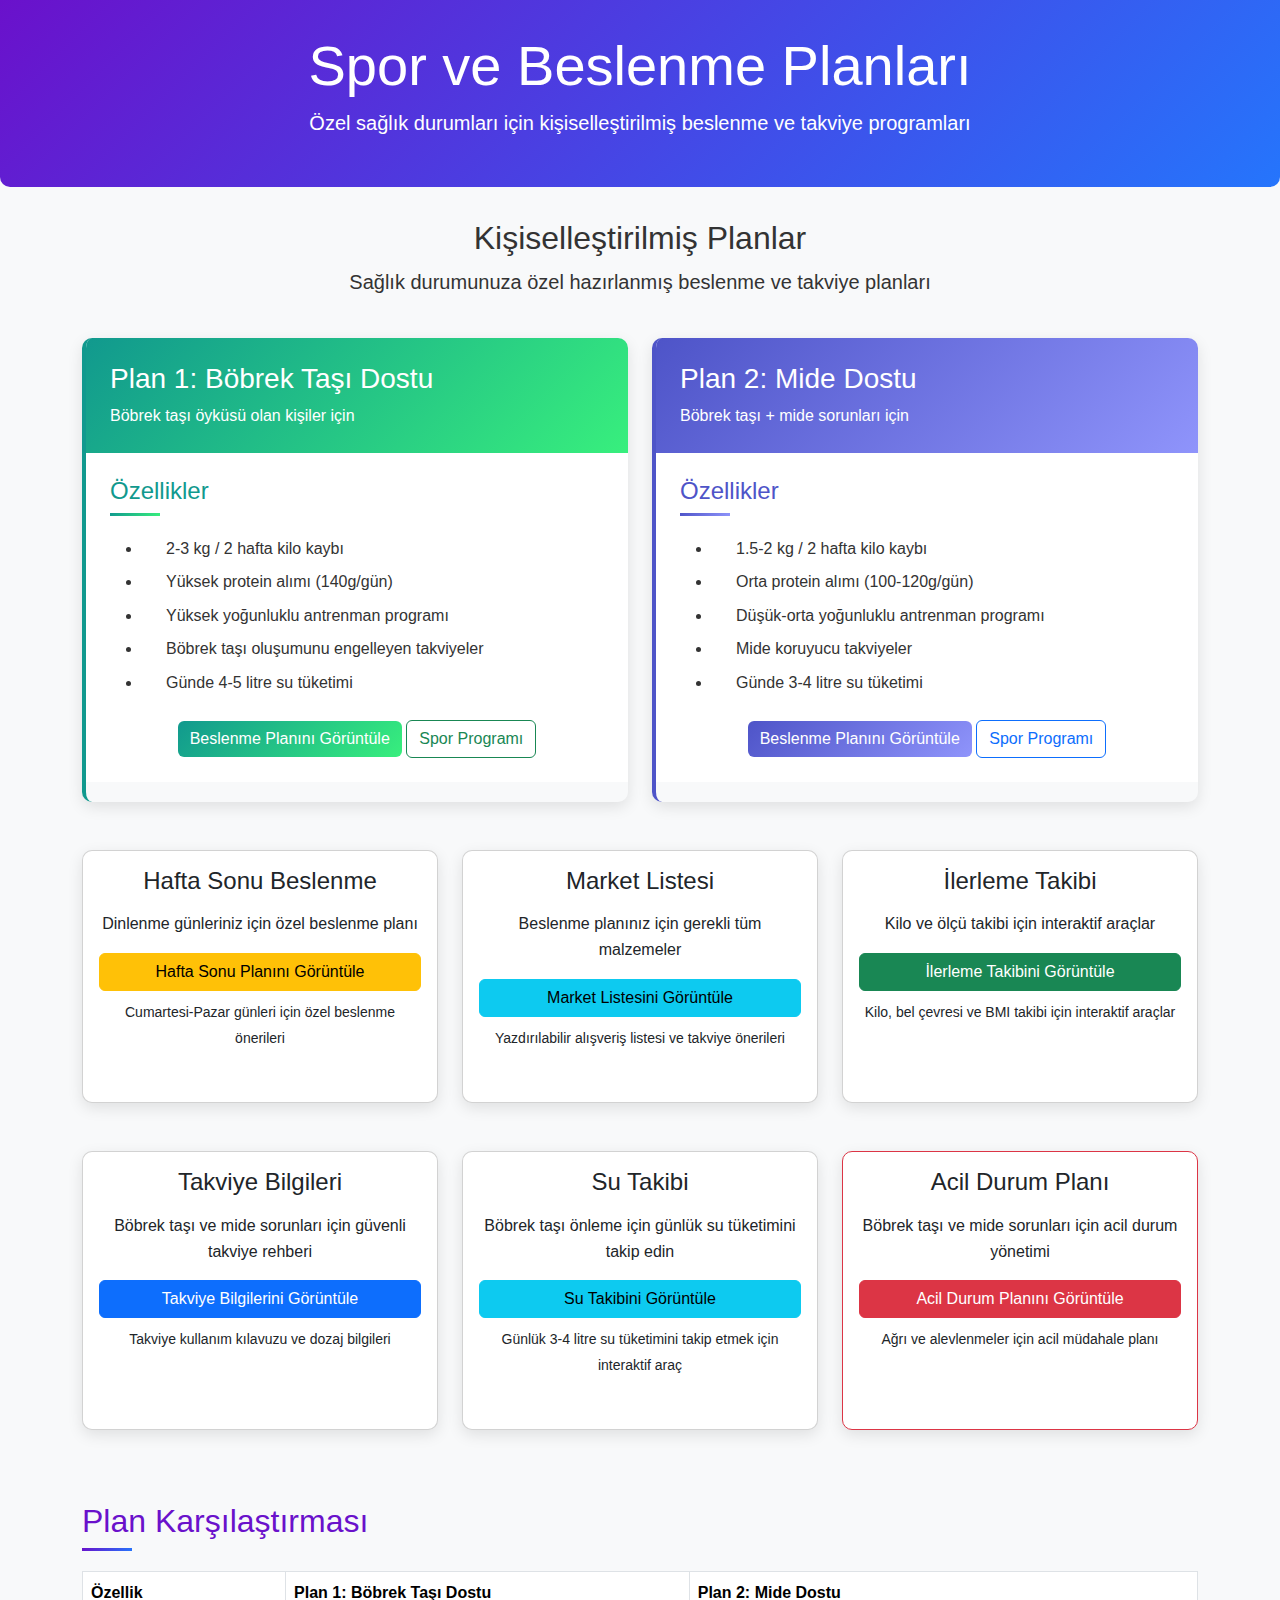
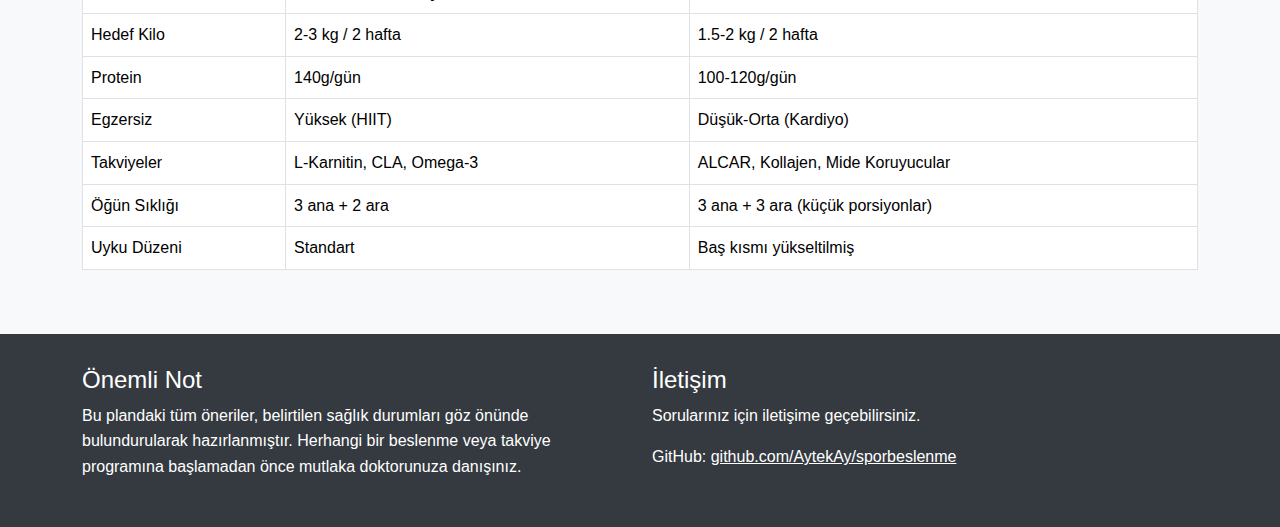
<file: index.html>
<!DOCTYPE html>
<html lang="tr">
<head>
    <meta charset="UTF-8">
    <meta name="viewport" content="width=device-width, initial-scale=1.0, maximum-scale=1.0, user-scalable=no">
    <meta http-equiv="X-UA-Compatible" content="IE=edge">
    <title>Spor ve Beslenme Planları</title>
    <link href="https://cdn.jsdelivr.net/npm/bootstrap@5.3.0-alpha1/dist/css/bootstrap.min.css" rel="stylesheet">
    <link rel="stylesheet" href="css/style.css">
    <style>
        /* Sadece index.html'e özel stiller */
        .plan-card {
            border-radius: 10px;
            overflow: hidden;
            box-shadow: 0 5px 15px rgba(0,0,0,0.1);
            transition: transform 0.3s ease;
            height: 100%;
            margin-bottom: 20px;
        }
        .plan-card:hover {
            transform: translateY(-5px);
        }
        .plan-header {
            padding: 1.5rem;
            color: white;
        }
        .plan-1 .plan-header {
            background: linear-gradient(135deg, #11998e 0%, #38ef7d 100%);
        }
        .plan-2 .plan-header {
            background: linear-gradient(135deg, #4e54c8 0%, #8f94fb 100%);
        }
        .plan-body {
            padding: 1.5rem;
            background-color: white;
        }
        .feature-list li {
            margin-bottom: 0.5rem;
            position: relative;
            padding-left: 1.5rem;
        }
        
        /* Mobil cihazlar için ek optimizasyonlar */
        @media (max-width: 768px) {
            .plan-card {
                margin-bottom: 15px;
            }
            .plan-header {
                padding: 1rem;
            }
            .plan-header h3 {
                font-size: 1.3rem;
            }
            .plan-body {
                padding: 1rem;
            }
            .feature-list li {
                font-size: 0.9rem;
            }
            .btn-lg {
                padding: 0.5rem 1rem;
                font-size: 1rem;
            }
        }
    </style>
</head>
<body>
    <div class="header text-center">
        <div class="container">
            <h1 class="display-4">Spor ve Beslenme Planları</h1>
            <p class="lead">Özel sağlık durumları için kişiselleştirilmiş beslenme ve takviye programları</p>
        </div>
    </div>

    <div class="container mb-5">
        <div class="row mb-4">
            <div class="col-md-12 text-center">
                <h2>Kişiselleştirilmiş Planlar</h2>
                <p class="lead">Sağlık durumunuza özel hazırlanmış beslenme ve takviye planları</p>
            </div>
        </div>

        <div class="row">
            <div class="col-md-6 mb-4">
                <div class="plan-card plan-1">
                    <div class="plan-header">
                        <h3>Plan 1: Böbrek Taşı Dostu</h3>
                        <p class="mb-0">Böbrek taşı öyküsü olan kişiler için</p>
                    </div>
                    <div class="plan-body">
                        <h4 class="section-title">Özellikler</h4>
                        <ul class="feature-list">
                            <li>2-3 kg / 2 hafta kilo kaybı</li>
                            <li>Yüksek protein alımı (140g/gün)</li>
                            <li>Yüksek yoğunluklu antrenman programı</li>
                            <li>Böbrek taşı oluşumunu engelleyen takviyeler</li>
                            <li>Günde 4-5 litre su tüketimi</li>
                        </ul>
                        <div class="d-grid gap-2 d-md-block text-center mt-4">
                            <a href="plan1.html" class="btn btn-custom-1 mb-2 mb-md-0">Beslenme Planını Görüntüle</a>
                            <a href="plan1spor.html" class="btn btn-outline-success">Spor Programı</a>
                        </div>
                    </div>
                </div>
            </div>

            <div class="col-md-6 mb-4">
                <div class="plan-card plan-2">
                    <div class="plan-header">
                        <h3>Plan 2: Mide Dostu</h3>
                        <p class="mb-0">Böbrek taşı + mide sorunları için</p>
                    </div>
                    <div class="plan-body">
                        <h4 class="section-title">Özellikler</h4>
                        <ul class="feature-list">
                            <li>1.5-2 kg / 2 hafta kilo kaybı</li>
                            <li>Orta protein alımı (100-120g/gün)</li>
                            <li>Düşük-orta yoğunluklu antrenman programı</li>
                            <li>Mide koruyucu takviyeler</li>
                            <li>Günde 3-4 litre su tüketimi</li>
                        </ul>
                        <div class="d-grid gap-2 d-md-block text-center mt-4">
                            <a href="plan2.html" class="btn btn-custom-2 mb-2 mb-md-0">Beslenme Planını Görüntüle</a>
                            <a href="plan2spor.html" class="btn btn-outline-primary">Spor Programı</a>
                        </div>
                    </div>
                </div>
            </div>
        </div>

        <div class="row mt-4 mb-4">
            <div class="col-md-4 mb-4">
                <div class="card h-100">
                    <div class="card-body text-center">
                        <h2 class="h4 mb-3">Hafta Sonu Beslenme</h2>
                        <p>Dinlenme günleriniz için özel beslenme planı</p>
                        <div class="d-grid">
                            <a href="haftasonu.html" class="btn btn-warning">Hafta Sonu Planını Görüntüle</a>
                        </div>
                        <p class="mt-2"><small>Cumartesi-Pazar günleri için özel beslenme önerileri</small></p>
                    </div>
                </div>
            </div>
            
            <div class="col-md-4 mb-4">
                <div class="card h-100">
                    <div class="card-body text-center">
                        <h2 class="h4 mb-3">Market Listesi</h2>
                        <p>Beslenme planınız için gerekli tüm malzemeler</p>
                        <div class="d-grid">
                            <a href="market_listesi.html" class="btn btn-info">Market Listesini Görüntüle</a>
                        </div>
                        <p class="mt-2"><small>Yazdırılabilir alışveriş listesi ve takviye önerileri</small></p>
                    </div>
                </div>
            </div>
            
            <div class="col-md-4 mb-4">
                <div class="card h-100">
                    <div class="card-body text-center">
                        <h2 class="h4 mb-3">İlerleme Takibi</h2>
                        <p>Kilo ve ölçü takibi için interaktif araçlar</p>
                        <div class="d-grid">
                            <a href="ilerleme_takibi.html" class="btn btn-success">İlerleme Takibini Görüntüle</a>
                        </div>
                        <p class="mt-2"><small>Kilo, bel çevresi ve BMI takibi için interaktif araçlar</small></p>
                    </div>
                </div>
            </div>
        </div>

        <div class="row mt-4 mb-4">
            <div class="col-md-4 mb-4">
                <div class="card h-100">
                    <div class="card-body text-center">
                        <h2 class="h4 mb-3">Takviye Bilgileri</h2>
                        <p>Böbrek taşı ve mide sorunları için güvenli takviye rehberi</p>
                        <div class="d-grid">
                            <a href="takviye_bilgileri.html" class="btn btn-primary">Takviye Bilgilerini Görüntüle</a>
                        </div>
                        <p class="mt-2"><small>Takviye kullanım kılavuzu ve dozaj bilgileri</small></p>
                    </div>
                </div>
            </div>
            
            <div class="col-md-4 mb-4">
                <div class="card h-100">
                    <div class="card-body text-center">
                        <h2 class="h4 mb-3">Su Takibi</h2>
                        <p>Böbrek taşı önleme için günlük su tüketimini takip edin</p>
                        <div class="d-grid">
                            <a href="su_takibi.html" class="btn btn-info">Su Takibini Görüntüle</a>
                        </div>
                        <p class="mt-2"><small>Günlük 3-4 litre su tüketimini takip etmek için interaktif araç</small></p>
                    </div>
                </div>
            </div>

            <div class="col-md-4 mb-4">
                <div class="card h-100 border-danger">
                    <div class="card-body text-center">
                        <h2 class="h4 mb-3">Acil Durum Planı</h2>
                        <p>Böbrek taşı ve mide sorunları için acil durum yönetimi</p>
                        <div class="d-grid">
                            <a href="acil_durum_plani.html" class="btn btn-danger">Acil Durum Planını Görüntüle</a>
                        </div>
                        <p class="mt-2"><small>Ağrı ve alevlenmeler için acil müdahale planı</small></p>
                    </div>
                </div>
            </div>
        </div>

        <div class="row mt-5">
            <div class="col-md-12">
                <h2 class="section-title">Plan Karşılaştırması</h2>
                <div class="table-responsive">
                    <table class="table table-bordered comparison-table">
                        <thead>
                            <tr>
                                <th>Özellik</th>
                                <th>Plan 1: Böbrek Taşı Dostu</th>
                                <th>Plan 2: Mide Dostu</th>
                            </tr>
                        </thead>
                        <tbody>
                            <tr>
                                <td>Hedef Kilo</td>
                                <td>2-3 kg / 2 hafta</td>
                                <td>1.5-2 kg / 2 hafta</td>
                            </tr>
                            <tr>
                                <td>Protein</td>
                                <td>140g/gün</td>
                                <td>100-120g/gün</td>
                            </tr>
                            <tr>
                                <td>Egzersiz</td>
                                <td>Yüksek (HIIT)</td>
                                <td>Düşük-Orta (Kardiyo)</td>
                            </tr>
                            <tr>
                                <td>Takviyeler</td>
                                <td>L-Karnitin, CLA, Omega-3</td>
                                <td>ALCAR, Kollajen, Mide Koruyucular</td>
                            </tr>
                            <tr>
                                <td>Öğün Sıklığı</td>
                                <td>3 ana + 2 ara</td>
                                <td>3 ana + 3 ara (küçük porsiyonlar)</td>
                            </tr>
                            <tr>
                                <td>Uyku Düzeni</td>
                                <td>Standart</td>
                                <td>Baş kısmı yükseltilmiş</td>
                            </tr>
                        </tbody>
                    </table>
                </div>
            </div>
        </div>
    </div>

    <footer>
        <div class="container">
            <div class="row">
                <div class="col-md-6">
                    <h4>Önemli Not</h4>
                    <p>Bu plandaki tüm öneriler, belirtilen sağlık durumları göz önünde bulundurularak hazırlanmıştır. Herhangi bir beslenme veya takviye programına başlamadan önce mutlaka doktorunuza danışınız.</p>
                </div>
                <div class="col-md-6">
                    <h4>İletişim</h4>
                    <p>Sorularınız için iletişime geçebilirsiniz.</p>
                    <p>GitHub: <a href="https://github.com/AytekAy/sporbeslenme" class="text-white">github.com/AytekAy/sporbeslenme</a></p>
                </div>
            </div>
        </div>
    </footer>

    <script src="https://cdn.jsdelivr.net/npm/bootstrap@5.3.0-alpha1/dist/js/bootstrap.bundle.min.js"></script>
<script>
    // Sayfa yükleme performansını artırmak için
    document.addEventListener('DOMContentLoaded', function() {
        // Mobil cihazlarda performansı artırmak için
        if (window.innerWidth < 768) {
            // Büyük resimleri lazy load ile yükleme
            const images = document.querySelectorAll('img');
            images.forEach(img => {
                if (!img.hasAttribute('loading')) {
                    img.setAttribute('loading', 'lazy');
                }
            });
        }
    });
</script>
</body>
</html>
</file>
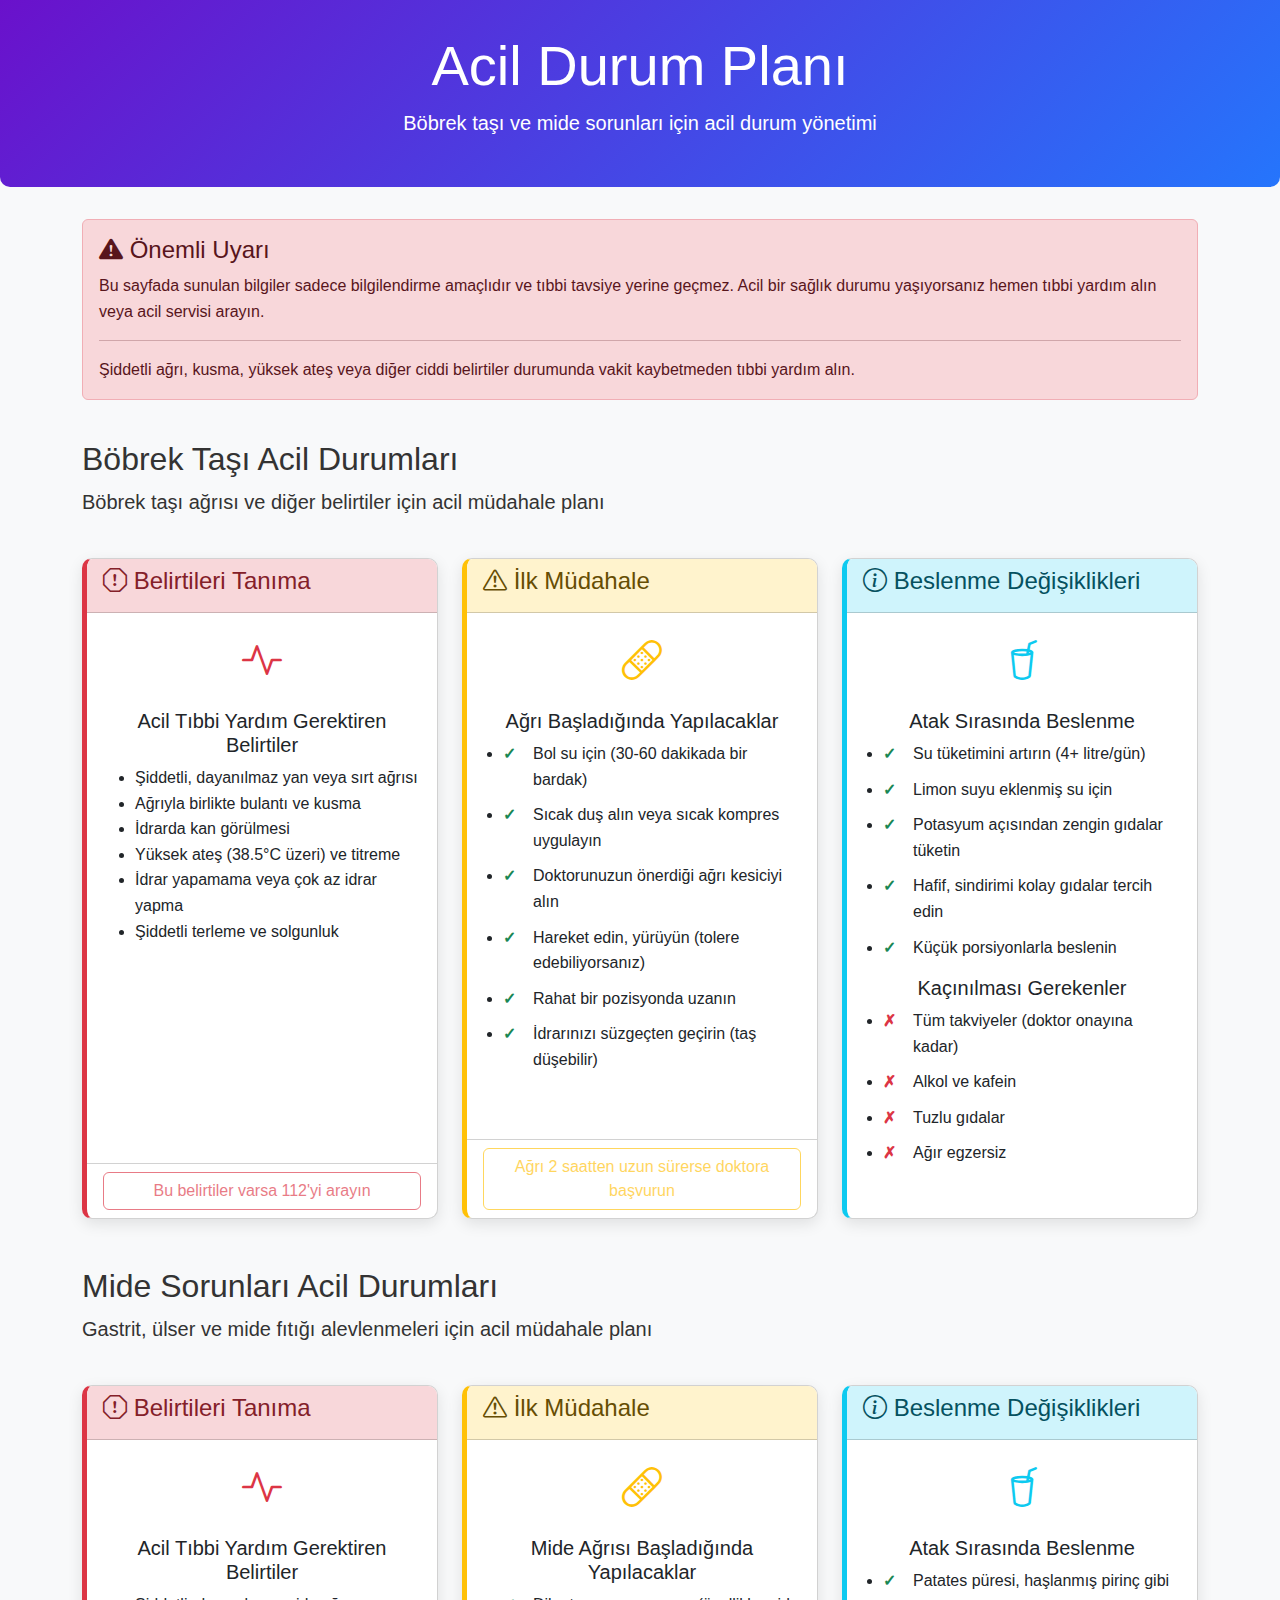
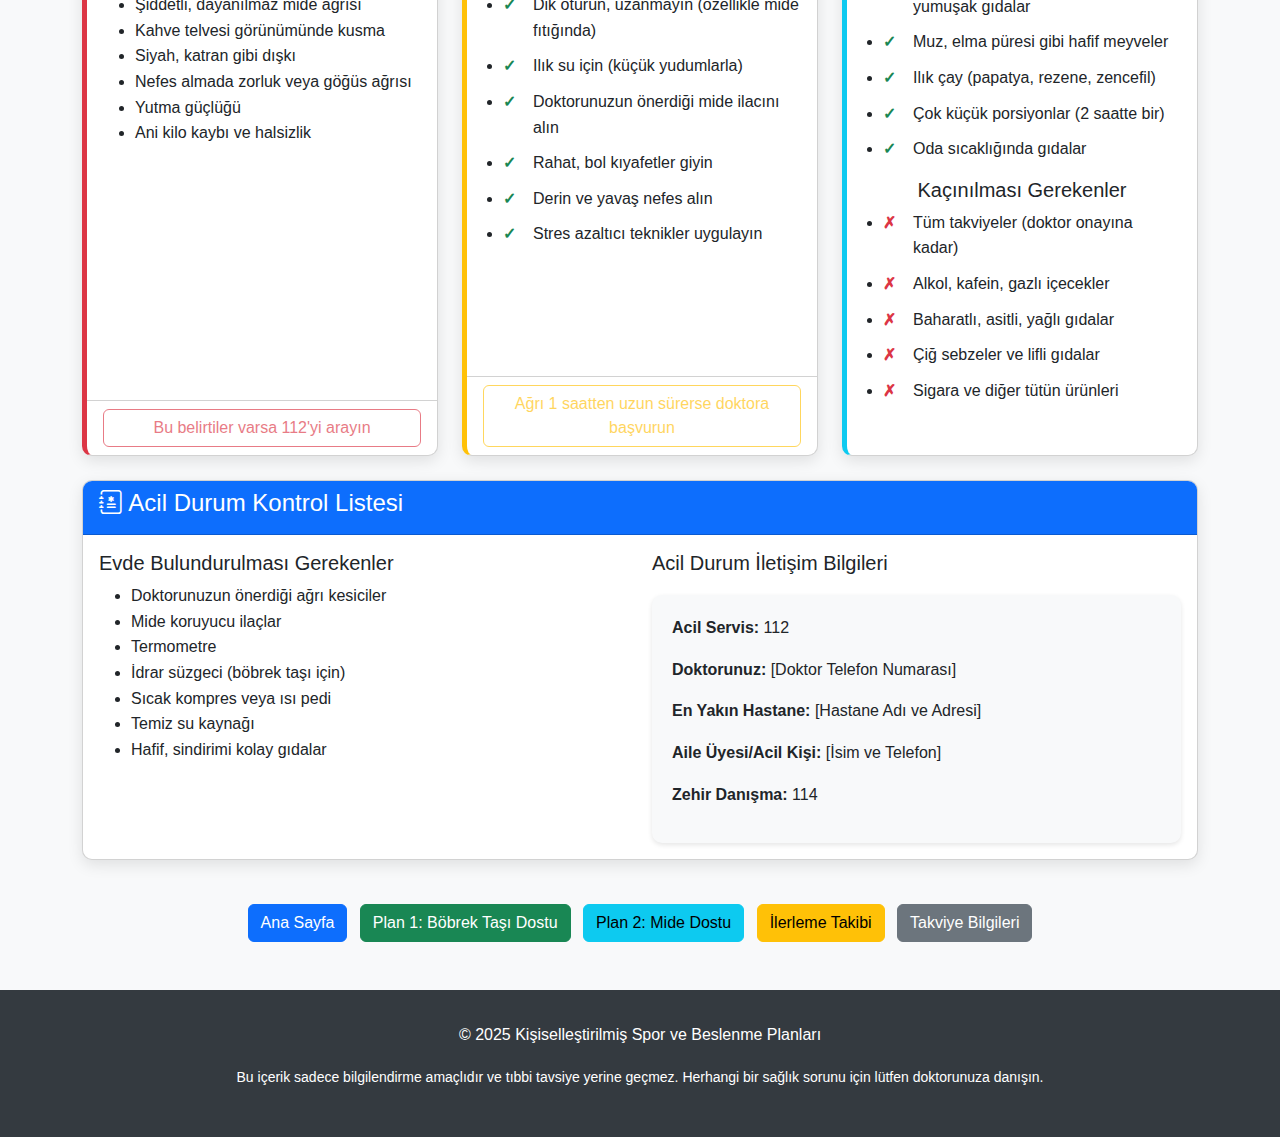
<file: acil_durum_plani.html>
<!DOCTYPE html>
<html lang="tr">
<head>
    <meta charset="UTF-8">
    <meta name="viewport" content="width=device-width, initial-scale=1.0">
    <title>Acil Durum Planı - Spor ve Beslenme Planları</title>
    <link href="https://cdn.jsdelivr.net/npm/bootstrap@5.3.0-alpha1/dist/css/bootstrap.min.css" rel="stylesheet">
    <link rel="stylesheet" href="https://cdn.jsdelivr.net/npm/bootstrap-icons@1.8.1/font/bootstrap-icons.css">
    <style>
        body {
            font-family: 'Segoe UI', Tahoma, Geneva, Verdana, sans-serif;
            line-height: 1.6;
            color: #333;
            background-color: #f8f9fa;
        }
        .header {
            background: linear-gradient(135deg, #6a11cb 0%, #2575fc 100%);
            color: white;
            padding: 2rem 0;
            margin-bottom: 2rem;
            border-radius: 0 0 10px 10px;
        }
        .card {
            border-radius: 10px;
            overflow: hidden;
            box-shadow: 0 5px 15px rgba(0,0,0,0.1);
            margin-bottom: 20px;
        }
        .emergency-card {
            border-left: 5px solid #dc3545;
        }
        .warning-card {
            border-left: 5px solid #ffc107;
        }
        .info-card {
            border-left: 5px solid #0dcaf0;
        }
        .card-header {
            font-weight: bold;
        }
        .emergency-header {
            background-color: #f8d7da;
            color: #842029;
        }
        .warning-header {
            background-color: #fff3cd;
            color: #664d03;
        }
        .info-header {
            background-color: #cff4fc;
            color: #055160;
        }
        .emergency-icon {
            font-size: 2.5rem;
            color: #dc3545;
            margin-bottom: 1rem;
        }
        .warning-icon {
            font-size: 2.5rem;
            color: #ffc107;
            margin-bottom: 1rem;
        }
        .info-icon {
            font-size: 2.5rem;
            color: #0dcaf0;
            margin-bottom: 1rem;
        }
        .action-list {
            padding-left: 20px;
        }
        .action-list li {
            margin-bottom: 10px;
            position: relative;
            padding-left: 30px;
        }
        .action-list li:before {
            content: "✓";
            position: absolute;
            left: 0;
            color: #198754;
            font-weight: bold;
        }
        .avoid-list {
            padding-left: 20px;
        }
        .avoid-list li {
            margin-bottom: 10px;
            position: relative;
            padding-left: 30px;
        }
        .avoid-list li:before {
            content: "✗";
            position: absolute;
            left: 0;
            color: #dc3545;
            font-weight: bold;
        }
        footer {
            background-color: #343a40;
            color: white;
            padding: 2rem 0;
            margin-top: 3rem;
        }
        .contact-card {
            background-color: #f8f9fa;
            border-radius: 10px;
            padding: 20px;
            margin-top: 20px;
            box-shadow: 0 2px 5px rgba(0,0,0,0.1);
        }
    </style>
</head>
<body>
    <div class="header text-center">
        <div class="container">
            <h1 class="display-4">Acil Durum Planı</h1>
            <p class="lead">Böbrek taşı ve mide sorunları için acil durum yönetimi</p>
        </div>
    </div>

    <div class="container mb-5">
        <div class="row mb-4">
            <div class="col-md-12">
                <div class="alert alert-danger">
                    <h4 class="alert-heading"><i class="bi bi-exclamation-triangle-fill"></i> Önemli Uyarı</h4>
                    <p>Bu sayfada sunulan bilgiler sadece bilgilendirme amaçlıdır ve tıbbi tavsiye yerine geçmez. Acil bir sağlık durumu yaşıyorsanız hemen tıbbi yardım alın veya acil servisi arayın.</p>
                    <hr>
                    <p class="mb-0">Şiddetli ağrı, kusma, yüksek ateş veya diğer ciddi belirtiler durumunda vakit kaybetmeden tıbbi yardım alın.</p>
                </div>
            </div>
        </div>

        <div class="row mb-4">
            <div class="col-md-12">
                <h2 class="section-title">Böbrek Taşı Acil Durumları</h2>
                <p class="lead">Böbrek taşı ağrısı ve diğer belirtiler için acil müdahale planı</p>
            </div>
        </div>

        <div class="row">
            <div class="col-md-4 mb-4">
                <div class="card h-100 emergency-card">
                    <div class="card-header emergency-header">
                        <h4><i class="bi bi-exclamation-octagon"></i> Belirtileri Tanıma</h4>
                    </div>
                    <div class="card-body text-center">
                        <div class="emergency-icon">
                            <i class="bi bi-activity"></i>
                        </div>
                        <h5>Acil Tıbbi Yardım Gerektiren Belirtiler</h5>
                        <ul class="text-start">
                            <li>Şiddetli, dayanılmaz yan veya sırt ağrısı</li>
                            <li>Ağrıyla birlikte bulantı ve kusma</li>
                            <li>İdrarda kan görülmesi</li>
                            <li>Yüksek ateş (38.5°C üzeri) ve titreme</li>
                            <li>İdrar yapamama veya çok az idrar yapma</li>
                            <li>Şiddetli terleme ve solgunluk</li>
                        </ul>
                    </div>
                    <div class="card-footer bg-transparent">
                        <div class="d-grid">
                            <button class="btn btn-outline-danger" type="button" disabled>Bu belirtiler varsa 112'yi arayın</button>
                        </div>
                    </div>
                </div>
            </div>

            <div class="col-md-4 mb-4">
                <div class="card h-100 warning-card">
                    <div class="card-header warning-header">
                        <h4><i class="bi bi-exclamation-triangle"></i> İlk Müdahale</h4>
                    </div>
                    <div class="card-body text-center">
                        <div class="warning-icon">
                            <i class="bi bi-bandaid"></i>
                        </div>
                        <h5>Ağrı Başladığında Yapılacaklar</h5>
                        <ul class="action-list text-start">
                            <li>Bol su için (30-60 dakikada bir bardak)</li>
                            <li>Sıcak duş alın veya sıcak kompres uygulayın</li>
                            <li>Doktorunuzun önerdiği ağrı kesiciyi alın</li>
                            <li>Hareket edin, yürüyün (tolere edebiliyorsanız)</li>
                            <li>Rahat bir pozisyonda uzanın</li>
                            <li>İdrarınızı süzgeçten geçirin (taş düşebilir)</li>
                        </ul>
                    </div>
                    <div class="card-footer bg-transparent">
                        <div class="d-grid">
                            <button class="btn btn-outline-warning" type="button" disabled>Ağrı 2 saatten uzun sürerse doktora başvurun</button>
                        </div>
                    </div>
                </div>
            </div>

            <div class="col-md-4 mb-4">
                <div class="card h-100 info-card">
                    <div class="card-header info-header">
                        <h4><i class="bi bi-info-circle"></i> Beslenme Değişiklikleri</h4>
                    </div>
                    <div class="card-body text-center">
                        <div class="info-icon">
                            <i class="bi bi-cup-straw"></i>
                        </div>
                        <h5>Atak Sırasında Beslenme</h5>
                        <ul class="action-list text-start">
                            <li>Su tüketimini artırın (4+ litre/gün)</li>
                            <li>Limon suyu eklenmiş su için</li>
                            <li>Potasyum açısından zengin gıdalar tüketin</li>
                            <li>Hafif, sindirimi kolay gıdalar tercih edin</li>
                            <li>Küçük porsiyonlarla beslenin</li>
                        </ul>
                        <h5 class="mt-3">Kaçınılması Gerekenler</h5>
                        <ul class="avoid-list text-start">
                            <li>Tüm takviyeler (doktor onayına kadar)</li>
                            <li>Alkol ve kafein</li>
                            <li>Tuzlu gıdalar</li>
                            <li>Ağır egzersiz</li>
                        </ul>
                    </div>
                </div>
            </div>
        </div>

        <div class="row mb-4 mt-4">
            <div class="col-md-12">
                <h2 class="section-title">Mide Sorunları Acil Durumları</h2>
                <p class="lead">Gastrit, ülser ve mide fıtığı alevlenmeleri için acil müdahale planı</p>
            </div>
        </div>

        <div class="row">
            <div class="col-md-4 mb-4">
                <div class="card h-100 emergency-card">
                    <div class="card-header emergency-header">
                        <h4><i class="bi bi-exclamation-octagon"></i> Belirtileri Tanıma</h4>
                    </div>
                    <div class="card-body text-center">
                        <div class="emergency-icon">
                            <i class="bi bi-activity"></i>
                        </div>
                        <h5>Acil Tıbbi Yardım Gerektiren Belirtiler</h5>
                        <ul class="text-start">
                            <li>Şiddetli, dayanılmaz mide ağrısı</li>
                            <li>Kahve telvesi görünümünde kusma</li>
                            <li>Siyah, katran gibi dışkı</li>
                            <li>Nefes almada zorluk veya göğüs ağrısı</li>
                            <li>Yutma güçlüğü</li>
                            <li>Ani kilo kaybı ve halsizlik</li>
                        </ul>
                    </div>
                    <div class="card-footer bg-transparent">
                        <div class="d-grid">
                            <button class="btn btn-outline-danger" type="button" disabled>Bu belirtiler varsa 112'yi arayın</button>
                        </div>
                    </div>
                </div>
            </div>

            <div class="col-md-4 mb-4">
                <div class="card h-100 warning-card">
                    <div class="card-header warning-header">
                        <h4><i class="bi bi-exclamation-triangle"></i> İlk Müdahale</h4>
                    </div>
                    <div class="card-body text-center">
                        <div class="warning-icon">
                            <i class="bi bi-bandaid"></i>
                        </div>
                        <h5>Mide Ağrısı Başladığında Yapılacaklar</h5>
                        <ul class="action-list text-start">
                            <li>Dik oturun, uzanmayın (özellikle mide fıtığında)</li>
                            <li>Ilık su için (küçük yudumlarla)</li>
                            <li>Doktorunuzun önerdiği mide ilacını alın</li>
                            <li>Rahat, bol kıyafetler giyin</li>
                            <li>Derin ve yavaş nefes alın</li>
                            <li>Stres azaltıcı teknikler uygulayın</li>
                        </ul>
                    </div>
                    <div class="card-footer bg-transparent">
                        <div class="d-grid">
                            <button class="btn btn-outline-warning" type="button" disabled>Ağrı 1 saatten uzun sürerse doktora başvurun</button>
                        </div>
                    </div>
                </div>
            </div>

            <div class="col-md-4 mb-4">
                <div class="card h-100 info-card">
                    <div class="card-header info-header">
                        <h4><i class="bi bi-info-circle"></i> Beslenme Değişiklikleri</h4>
                    </div>
                    <div class="card-body text-center">
                        <div class="info-icon">
                            <i class="bi bi-cup-straw"></i>
                        </div>
                        <h5>Atak Sırasında Beslenme</h5>
                        <ul class="action-list text-start">
                            <li>Patates püresi, haşlanmış pirinç gibi yumuşak gıdalar</li>
                            <li>Muz, elma püresi gibi hafif meyveler</li>
                            <li>Ilık çay (papatya, rezene, zencefil)</li>
                            <li>Çok küçük porsiyonlar (2 saatte bir)</li>
                            <li>Oda sıcaklığında gıdalar</li>
                        </ul>
                        <h5 class="mt-3">Kaçınılması Gerekenler</h5>
                        <ul class="avoid-list text-start">
                            <li>Tüm takviyeler (doktor onayına kadar)</li>
                            <li>Alkol, kafein, gazlı içecekler</li>
                            <li>Baharatlı, asitli, yağlı gıdalar</li>
                            <li>Çiğ sebzeler ve lifli gıdalar</li>
                            <li>Sigara ve diğer tütün ürünleri</li>
                        </ul>
                    </div>
                </div>
            </div>
        </div>

        <div class="row mb-4">
            <div class="col-md-12">
                <div class="card">
                    <div class="card-header bg-primary text-white">
                        <h4><i class="bi bi-journal-medical"></i> Acil Durum Kontrol Listesi</h4>
                    </div>
                    <div class="card-body">
                        <div class="row">
                            <div class="col-md-6">
                                <h5 class="card-title">Evde Bulundurulması Gerekenler</h5>
                                <ul>
                                    <li>Doktorunuzun önerdiği ağrı kesiciler</li>
                                    <li>Mide koruyucu ilaçlar</li>
                                    <li>Termometre</li>
                                    <li>İdrar süzgeci (böbrek taşı için)</li>
                                    <li>Sıcak kompres veya ısı pedi</li>
                                    <li>Temiz su kaynağı</li>
                                    <li>Hafif, sindirimi kolay gıdalar</li>
                                </ul>
                            </div>
                            <div class="col-md-6">
                                <h5 class="card-title">Acil Durum İletişim Bilgileri</h5>
                                <div class="contact-card">
                                    <p><strong>Acil Servis:</strong> 112</p>
                                    <p><strong>Doktorunuz:</strong> [Doktor Telefon Numarası]</p>
                                    <p><strong>En Yakın Hastane:</strong> [Hastane Adı ve Adresi]</p>
                                    <p><strong>Aile Üyesi/Acil Kişi:</strong> [İsim ve Telefon]</p>
                                    <p><strong>Zehir Danışma:</strong> 114</p>
                                </div>
                            </div>
                        </div>
                    </div>
                </div>
            </div>
        </div>

        <div class="row mt-4">
            <div class="col-md-12 text-center">
                <a href="index.html" class="btn btn-primary me-2">Ana Sayfa</a>
                <a href="plan1.html" class="btn btn-success me-2">Plan 1: Böbrek Taşı Dostu</a>
                <a href="plan2.html" class="btn btn-info me-2">Plan 2: Mide Dostu</a>
                <a href="ilerleme_takibi.html" class="btn btn-warning me-2">İlerleme Takibi</a>
                <a href="takviye_bilgileri.html" class="btn btn-secondary">Takviye Bilgileri</a>
            </div>
        </div>
    </div>

    <footer class="text-center">
        <div class="container">
            <p>&copy; 2025 Kişiselleştirilmiş Spor ve Beslenme Planları</p>
            <p><small>Bu içerik sadece bilgilendirme amaçlıdır ve tıbbi tavsiye yerine geçmez. Herhangi bir sağlık sorunu için lütfen doktorunuza danışın.</small></p>
        </div>
    </footer>

    <script src="https://cdn.jsdelivr.net/npm/bootstrap@5.3.0-alpha1/dist/js/bootstrap.bundle.min.js"></script>
</body>
</html>
</file>
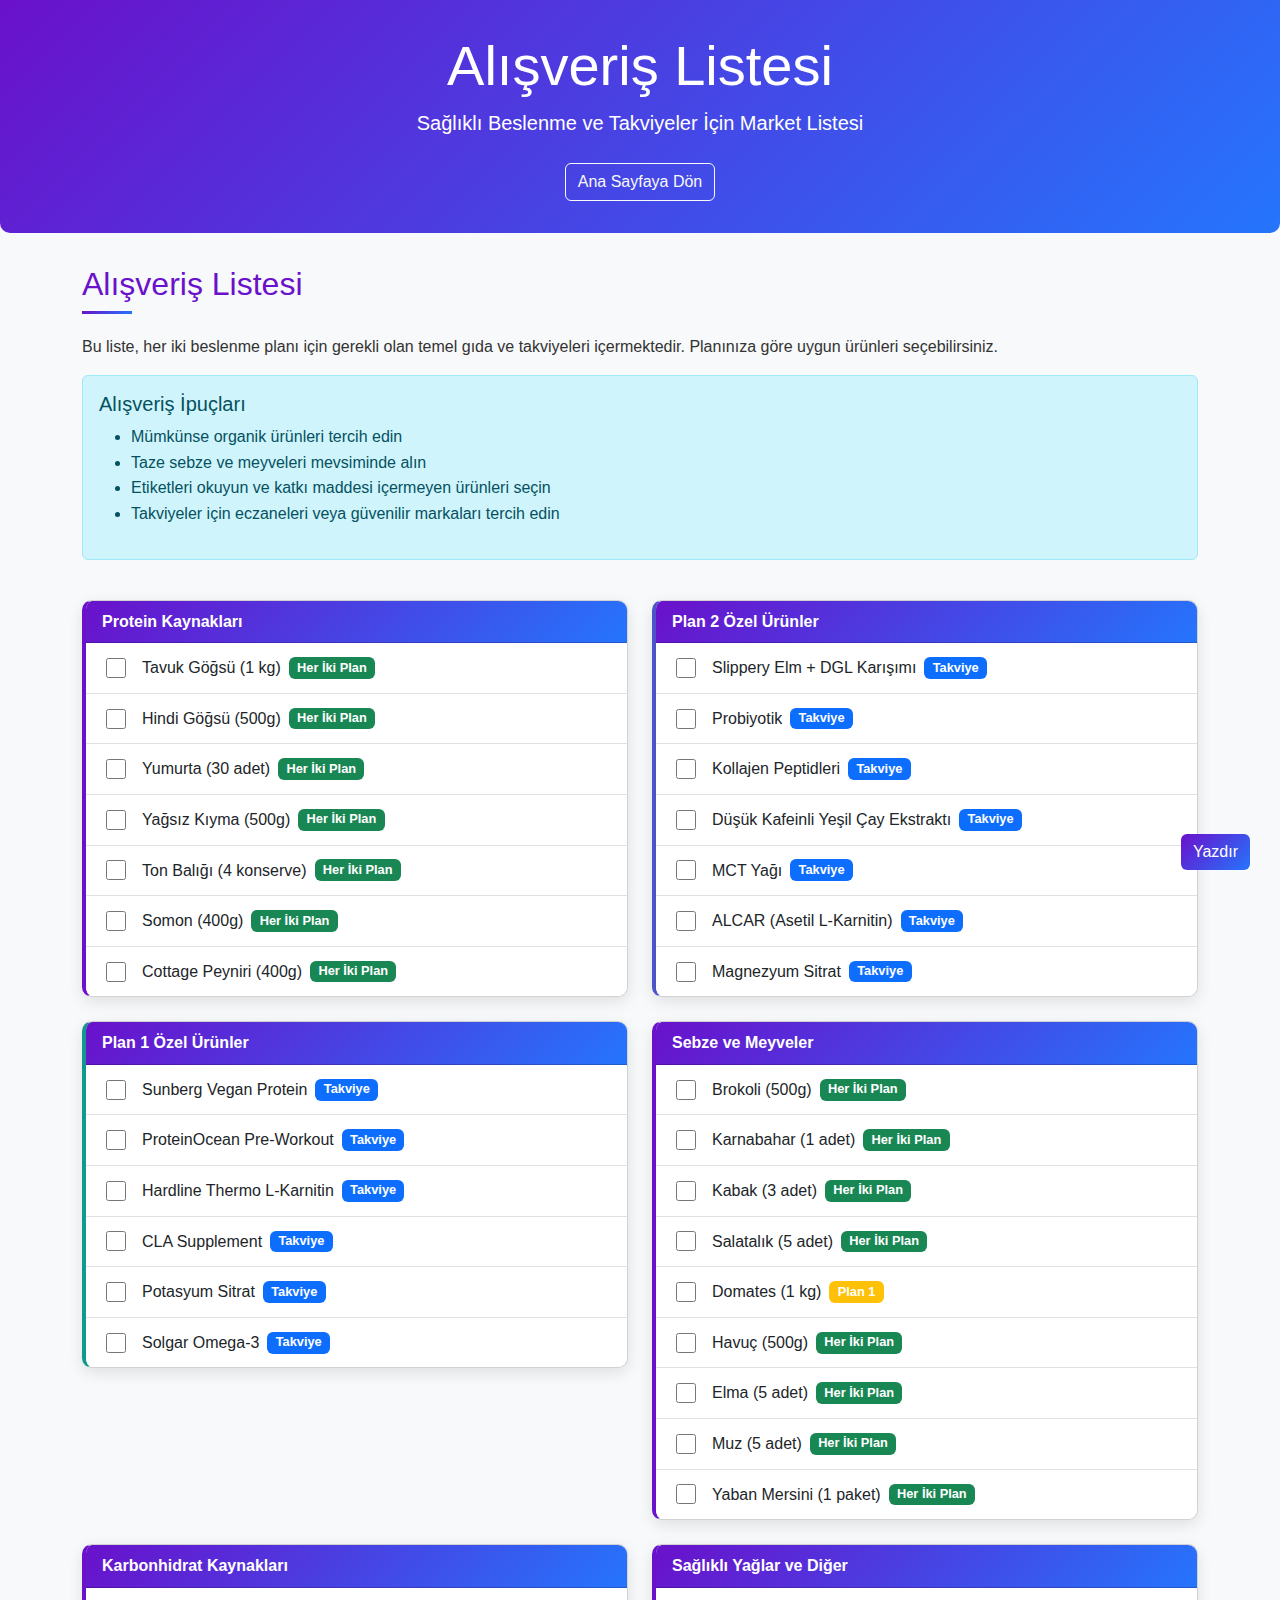
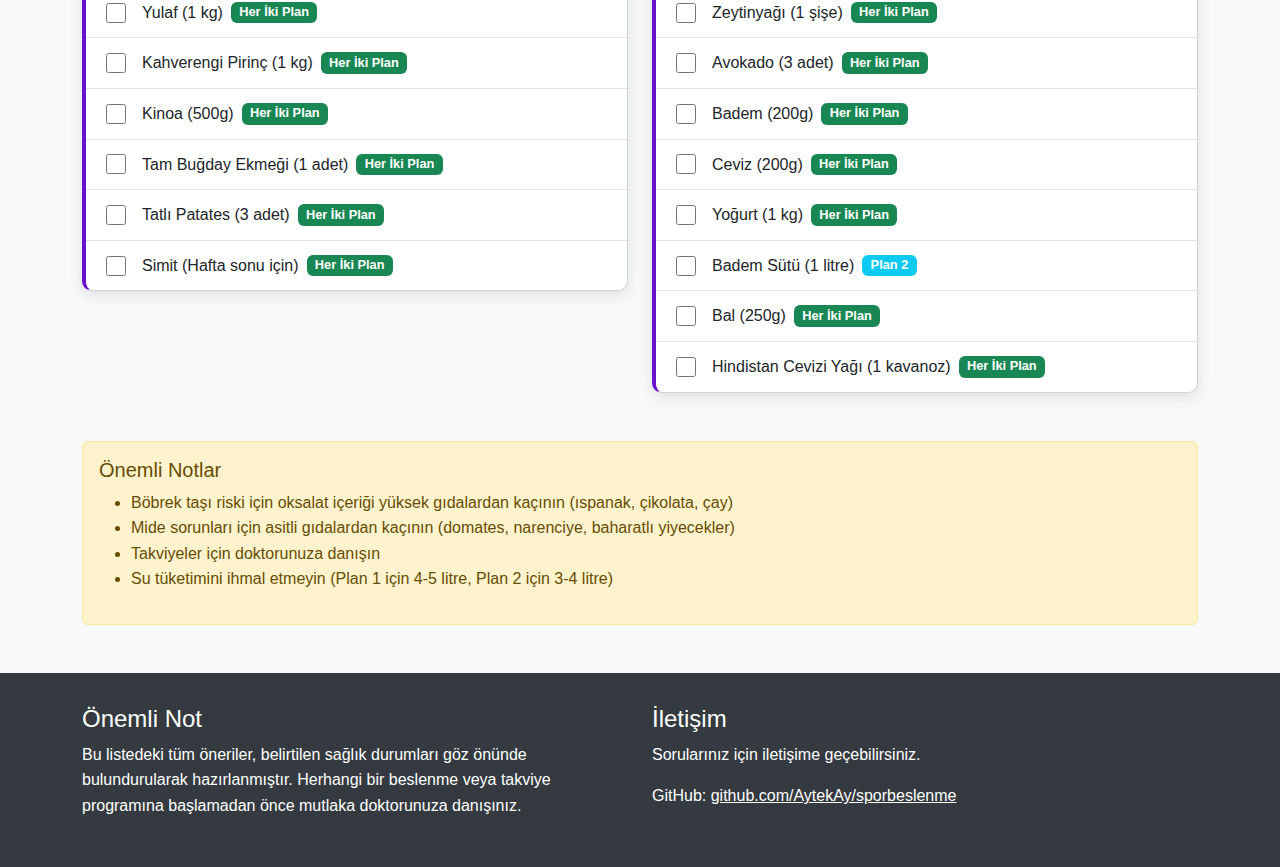
<file: market_listesi.html>
<!DOCTYPE html>
<html lang="tr">
<head>
    <meta charset="UTF-8">
    <meta name="viewport" content="width=device-width, initial-scale=1.0">
    <title>Alışveriş Listesi</title>
    <link href="https://cdn.jsdelivr.net/npm/bootstrap@5.3.0-alpha1/dist/css/bootstrap.min.css" rel="stylesheet">
    <style>
        body {
            font-family: 'Segoe UI', Tahoma, Geneva, Verdana, sans-serif;
            line-height: 1.6;
            color: #333;
            background-color: #f8f9fa;
        }
        .header {
            background: linear-gradient(135deg, #6a11cb 0%, #2575fc 100%);
            color: white;
            padding: 2rem 0;
            margin-bottom: 2rem;
            border-radius: 0 0 10px 10px;
        }
        .section-title {
            position: relative;
            padding-bottom: 10px;
            margin-bottom: 20px;
            color: #6a11cb;
        }
        .section-title:after {
            content: '';
            position: absolute;
            bottom: 0;
            left: 0;
            width: 50px;
            height: 3px;
            background: linear-gradient(135deg, #6a11cb 0%, #2575fc 100%);
        }
        .card {
            border-radius: 10px;
            overflow: hidden;
            box-shadow: 0 5px 15px rgba(0,0,0,0.1);
            margin-bottom: 20px;
        }
        .card-header {
            background: linear-gradient(135deg, #6a11cb 0%, #2575fc 100%);
            color: white;
            font-weight: bold;
        }
        .list-group-item {
            display: flex;
            align-items: center;
            padding: 0.75rem 1.25rem;
        }
        .list-group-item input[type="checkbox"] {
            margin-right: 1rem;
            width: 20px;
            height: 20px;
        }
        .plan-1 {
            border-left: 4px solid #11998e;
        }
        .plan-2 {
            border-left: 4px solid #4e54c8;
        }
        .common {
            border-left: 4px solid #6a11cb;
        }
        .btn-custom {
            background: linear-gradient(135deg, #6a11cb 0%, #2575fc 100%);
            border: none;
            color: white;
        }
        footer {
            background-color: #343a40;
            color: white;
            padding: 2rem 0;
            margin-top: 3rem;
        }
        .category-badge {
            font-size: 0.8rem;
            margin-left: 0.5rem;
        }
        .print-btn {
            position: fixed;
            bottom: 30px;
            right: 30px;
            z-index: 999;
        }
        @media print {
            .print-btn, footer {
                display: none;
            }
            .card {
                break-inside: avoid;
            }
            .header {
                background: none !important;
                color: #333;
                padding: 1rem 0;
            }
            .card-header {
                background: none !important;
                color: #333;
                border-bottom: 2px solid #6a11cb;
            }
            body {
                font-size: 12pt;
            }
        }
    </style>
</head>
<body>
    <div class="header text-center">
        <div class="container">
            <h1 class="display-4">Alışveriş Listesi</h1>
            <p class="lead">Sağlıklı Beslenme ve Takviyeler İçin Market Listesi</p>
            <a href="index.html" class="btn btn-outline-light mt-2">Ana Sayfaya Dön</a>
        </div>
    </div>

    <div class="container">
        <div class="row mb-4">
            <div class="col-md-12">
                <h2 class="section-title">Alışveriş Listesi</h2>
                <p>Bu liste, her iki beslenme planı için gerekli olan temel gıda ve takviyeleri içermektedir. Planınıza göre uygun ürünleri seçebilirsiniz.</p>
                
                <div class="alert alert-info">
                    <h5>Alışveriş İpuçları</h5>
                    <ul>
                        <li>Mümkünse organik ürünleri tercih edin</li>
                        <li>Taze sebze ve meyveleri mevsiminde alın</li>
                        <li>Etiketleri okuyun ve katkı maddesi içermeyen ürünleri seçin</li>
                        <li>Takviyeler için eczaneleri veya güvenilir markaları tercih edin</li>
                    </ul>
                </div>
            </div>
        </div>

        <div class="row">
            <div class="col-md-6">
                <div class="card common mb-4">
                    <div class="card-header">Protein Kaynakları</div>
                    <ul class="list-group list-group-flush">
                        <li class="list-group-item">
                            <input type="checkbox" id="item1">
                            <label for="item1">Tavuk Göğsü (1 kg)</label>
                            <span class="badge bg-success category-badge">Her İki Plan</span>
                        </li>
                        <li class="list-group-item">
                            <input type="checkbox" id="item2">
                            <label for="item2">Hindi Göğsü (500g)</label>
                            <span class="badge bg-success category-badge">Her İki Plan</span>
                        </li>
                        <li class="list-group-item">
                            <input type="checkbox" id="item3">
                            <label for="item3">Yumurta (30 adet)</label>
                            <span class="badge bg-success category-badge">Her İki Plan</span>
                        </li>
                        <li class="list-group-item">
                            <input type="checkbox" id="item4">
                            <label for="item4">Yağsız Kıyma (500g)</label>
                            <span class="badge bg-success category-badge">Her İki Plan</span>
                        </li>
                        <li class="list-group-item">
                            <input type="checkbox" id="item5">
                            <label for="item5">Ton Balığı (4 konserve)</label>
                            <span class="badge bg-success category-badge">Her İki Plan</span>
                        </li>
                        <li class="list-group-item">
                            <input type="checkbox" id="item6">
                            <label for="item6">Somon (400g)</label>
                            <span class="badge bg-success category-badge">Her İki Plan</span>
                        </li>
                        <li class="list-group-item">
                            <input type="checkbox" id="item7">
                            <label for="item7">Cottage Peyniri (400g)</label>
                            <span class="badge bg-success category-badge">Her İki Plan</span>
                        </li>
                    </ul>
                </div>

                <div class="card plan-1 mb-4">
                    <div class="card-header">Plan 1 Özel Ürünler</div>
                    <ul class="list-group list-group-flush">
                        <li class="list-group-item">
                            <input type="checkbox" id="plan1-1">
                            <label for="plan1-1">Sunberg Vegan Protein</label>
                            <span class="badge bg-primary category-badge">Takviye</span>
                        </li>
                        <li class="list-group-item">
                            <input type="checkbox" id="plan1-2">
                            <label for="plan1-2">ProteinOcean Pre-Workout</label>
                            <span class="badge bg-primary category-badge">Takviye</span>
                        </li>
                        <li class="list-group-item">
                            <input type="checkbox" id="plan1-3">
                            <label for="plan1-3">Hardline Thermo L-Karnitin</label>
                            <span class="badge bg-primary category-badge">Takviye</span>
                        </li>
                        <li class="list-group-item">
                            <input type="checkbox" id="plan1-4">
                            <label for="plan1-4">CLA Supplement</label>
                            <span class="badge bg-primary category-badge">Takviye</span>
                        </li>
                        <li class="list-group-item">
                            <input type="checkbox" id="plan1-5">
                            <label for="plan1-5">Potasyum Sitrat</label>
                            <span class="badge bg-primary category-badge">Takviye</span>
                        </li>
                        <li class="list-group-item">
                            <input type="checkbox" id="plan1-6">
                            <label for="plan1-6">Solgar Omega-3</label>
                            <span class="badge bg-primary category-badge">Takviye</span>
                        </li>
                    </ul>
                </div>
            </div>

            <div class="col-md-6">
                <div class="card plan-2 mb-4">
                    <div class="card-header">Plan 2 Özel Ürünler</div>
                    <ul class="list-group list-group-flush">
                        <li class="list-group-item">
                            <input type="checkbox" id="plan2-1">
                            <label for="plan2-1">Slippery Elm + DGL Karışımı</label>
                            <span class="badge bg-primary category-badge">Takviye</span>
                        </li>
                        <li class="list-group-item">
                            <input type="checkbox" id="plan2-2">
                            <label for="plan2-2">Probiyotik</label>
                            <span class="badge bg-primary category-badge">Takviye</span>
                        </li>
                        <li class="list-group-item">
                            <input type="checkbox" id="plan2-3">
                            <label for="plan2-3">Kollajen Peptidleri</label>
                            <span class="badge bg-primary category-badge">Takviye</span>
                        </li>
                        <li class="list-group-item">
                            <input type="checkbox" id="plan2-4">
                            <label for="plan2-4">Düşük Kafeinli Yeşil Çay Ekstraktı</label>
                            <span class="badge bg-primary category-badge">Takviye</span>
                        </li>
                        <li class="list-group-item">
                            <input type="checkbox" id="plan2-5">
                            <label for="plan2-5">MCT Yağı</label>
                            <span class="badge bg-primary category-badge">Takviye</span>
                        </li>
                        <li class="list-group-item">
                            <input type="checkbox" id="plan2-6">
                            <label for="plan2-6">ALCAR (Asetil L-Karnitin)</label>
                            <span class="badge bg-primary category-badge">Takviye</span>
                        </li>
                        <li class="list-group-item">
                            <input type="checkbox" id="plan2-7">
                            <label for="plan2-7">Magnezyum Sitrat</label>
                            <span class="badge bg-primary category-badge">Takviye</span>
                        </li>
                    </ul>
                </div>

                <div class="card common mb-4">
                    <div class="card-header">Sebze ve Meyveler</div>
                    <ul class="list-group list-group-flush">
                        <li class="list-group-item">
                            <input type="checkbox" id="veg1">
                            <label for="veg1">Brokoli (500g)</label>
                            <span class="badge bg-success category-badge">Her İki Plan</span>
                        </li>
                        <li class="list-group-item">
                            <input type="checkbox" id="veg2">
                            <label for="veg2">Karnabahar (1 adet)</label>
                            <span class="badge bg-success category-badge">Her İki Plan</span>
                        </li>
                        <li class="list-group-item">
                            <input type="checkbox" id="veg3">
                            <label for="veg3">Kabak (3 adet)</label>
                            <span class="badge bg-success category-badge">Her İki Plan</span>
                        </li>
                        <li class="list-group-item">
                            <input type="checkbox" id="veg4">
                            <label for="veg4">Salatalık (5 adet)</label>
                            <span class="badge bg-success category-badge">Her İki Plan</span>
                        </li>
                        <li class="list-group-item">
                            <input type="checkbox" id="veg5">
                            <label for="veg5">Domates (1 kg)</label>
                            <span class="badge bg-warning category-badge">Plan 1</span>
                        </li>
                        <li class="list-group-item">
                            <input type="checkbox" id="veg6">
                            <label for="veg6">Havuç (500g)</label>
                            <span class="badge bg-success category-badge">Her İki Plan</span>
                        </li>
                        <li class="list-group-item">
                            <input type="checkbox" id="veg7">
                            <label for="veg7">Elma (5 adet)</label>
                            <span class="badge bg-success category-badge">Her İki Plan</span>
                        </li>
                        <li class="list-group-item">
                            <input type="checkbox" id="veg8">
                            <label for="veg8">Muz (5 adet)</label>
                            <span class="badge bg-success category-badge">Her İki Plan</span>
                        </li>
                        <li class="list-group-item">
                            <input type="checkbox" id="veg9">
                            <label for="veg9">Yaban Mersini (1 paket)</label>
                            <span class="badge bg-success category-badge">Her İki Plan</span>
                        </li>
                    </ul>
                </div>
            </div>
        </div>

        <div class="row">
            <div class="col-md-6">
                <div class="card common mb-4">
                    <div class="card-header">Karbonhidrat Kaynakları</div>
                    <ul class="list-group list-group-flush">
                        <li class="list-group-item">
                            <input type="checkbox" id="carb1">
                            <label for="carb1">Yulaf (1 kg)</label>
                            <span class="badge bg-success category-badge">Her İki Plan</span>
                        </li>
                        <li class="list-group-item">
                            <input type="checkbox" id="carb2">
                            <label for="carb2">Kahverengi Pirinç (1 kg)</label>
                            <span class="badge bg-success category-badge">Her İki Plan</span>
                        </li>
                        <li class="list-group-item">
                            <input type="checkbox" id="carb3">
                            <label for="carb3">Kinoa (500g)</label>
                            <span class="badge bg-success category-badge">Her İki Plan</span>
                        </li>
                        <li class="list-group-item">
                            <input type="checkbox" id="carb4">
                            <label for="carb4">Tam Buğday Ekmeği (1 adet)</label>
                            <span class="badge bg-success category-badge">Her İki Plan</span>
                        </li>
                        <li class="list-group-item">
                            <input type="checkbox" id="carb5">
                            <label for="carb5">Tatlı Patates (3 adet)</label>
                            <span class="badge bg-success category-badge">Her İki Plan</span>
                        </li>
                        <li class="list-group-item">
                            <input type="checkbox" id="carb6">
                            <label for="carb6">Simit (Hafta sonu için)</label>
                            <span class="badge bg-success category-badge">Her İki Plan</span>
                        </li>
                    </ul>
                </div>
            </div>

            <div class="col-md-6">
                <div class="card common mb-4">
                    <div class="card-header">Sağlıklı Yağlar ve Diğer</div>
                    <ul class="list-group list-group-flush">
                        <li class="list-group-item">
                            <input type="checkbox" id="fat1">
                            <label for="fat1">Zeytinyağı (1 şişe)</label>
                            <span class="badge bg-success category-badge">Her İki Plan</span>
                        </li>
                        <li class="list-group-item">
                            <input type="checkbox" id="fat2">
                            <label for="fat2">Avokado (3 adet)</label>
                            <span class="badge bg-success category-badge">Her İki Plan</span>
                        </li>
                        <li class="list-group-item">
                            <input type="checkbox" id="fat3">
                            <label for="fat3">Badem (200g)</label>
                            <span class="badge bg-success category-badge">Her İki Plan</span>
                        </li>
                        <li class="list-group-item">
                            <input type="checkbox" id="fat4">
                            <label for="fat4">Ceviz (200g)</label>
                            <span class="badge bg-success category-badge">Her İki Plan</span>
                        </li>
                        <li class="list-group-item">
                            <input type="checkbox" id="other1">
                            <label for="other1">Yoğurt (1 kg)</label>
                            <span class="badge bg-success category-badge">Her İki Plan</span>
                        </li>
                        <li class="list-group-item">
                            <input type="checkbox" id="other2">
                            <label for="other2">Badem Sütü (1 litre)</label>
                            <span class="badge bg-info category-badge">Plan 2</span>
                        </li>
                        <li class="list-group-item">
                            <input type="checkbox" id="other3">
                            <label for="other3">Bal (250g)</label>
                            <span class="badge bg-success category-badge">Her İki Plan</span>
                        </li>
                        <li class="list-group-item">
                            <input type="checkbox" id="other4">
                            <label for="other4">Hindistan Cevizi Yağı (1 kavanoz)</label>
                            <span class="badge bg-success category-badge">Her İki Plan</span>
                        </li>
                    </ul>
                </div>
            </div>
        </div>

        <div class="alert alert-warning mt-4">
            <h5>Önemli Notlar</h5>
            <ul>
                <li>Böbrek taşı riski için oksalat içeriği yüksek gıdalardan kaçının (ıspanak, çikolata, çay)</li>
                <li>Mide sorunları için asitli gıdalardan kaçının (domates, narenciye, baharatlı yiyecekler)</li>
                <li>Takviyeler için doktorunuza danışın</li>
                <li>Su tüketimini ihmal etmeyin (Plan 1 için 4-5 litre, Plan 2 için 3-4 litre)</li>
            </ul>
        </div>

        <button class="btn btn-custom print-btn" onclick="window.print()">
            <i class="bi bi-printer"></i> Yazdır
        </button>
    </div>

    <footer>
        <div class="container">
            <div class="row">
                <div class="col-md-6">
                    <h4>Önemli Not</h4>
                    <p>Bu listedeki tüm öneriler, belirtilen sağlık durumları göz önünde bulundurularak hazırlanmıştır. Herhangi bir beslenme veya takviye programına başlamadan önce mutlaka doktorunuza danışınız.</p>
                </div>
                <div class="col-md-6">
                    <h4>İletişim</h4>
                    <p>Sorularınız için iletişime geçebilirsiniz.</p>
                    <p>GitHub: <a href="https://github.com/AytekAy/sporbeslenme" class="text-white">github.com/AytekAy/sporbeslenme</a></p>
                </div>
            </div>
        </div>
    </footer>

    <script src="https://cdn.jsdelivr.net/npm/bootstrap@5.3.0-alpha1/dist/js/bootstrap.bundle.min.js"></script>
    <script>
        // Kaydedilen işaretlemeleri yerel depolamada sakla
        document.querySelectorAll('input[type="checkbox"]').forEach(checkbox => {
            // Sayfa yüklendiğinde kaydedilmiş durumları geri yükle
            const savedState = localStorage.getItem(checkbox.id);
            if (savedState === 'true') {
                checkbox.checked = true;
            }
            
            // Değişiklikleri kaydet
            checkbox.addEventListener('change', function() {
                localStorage.setItem(this.id, this.checked);
            });
        });
    </script>
</body>
</html>
</file>
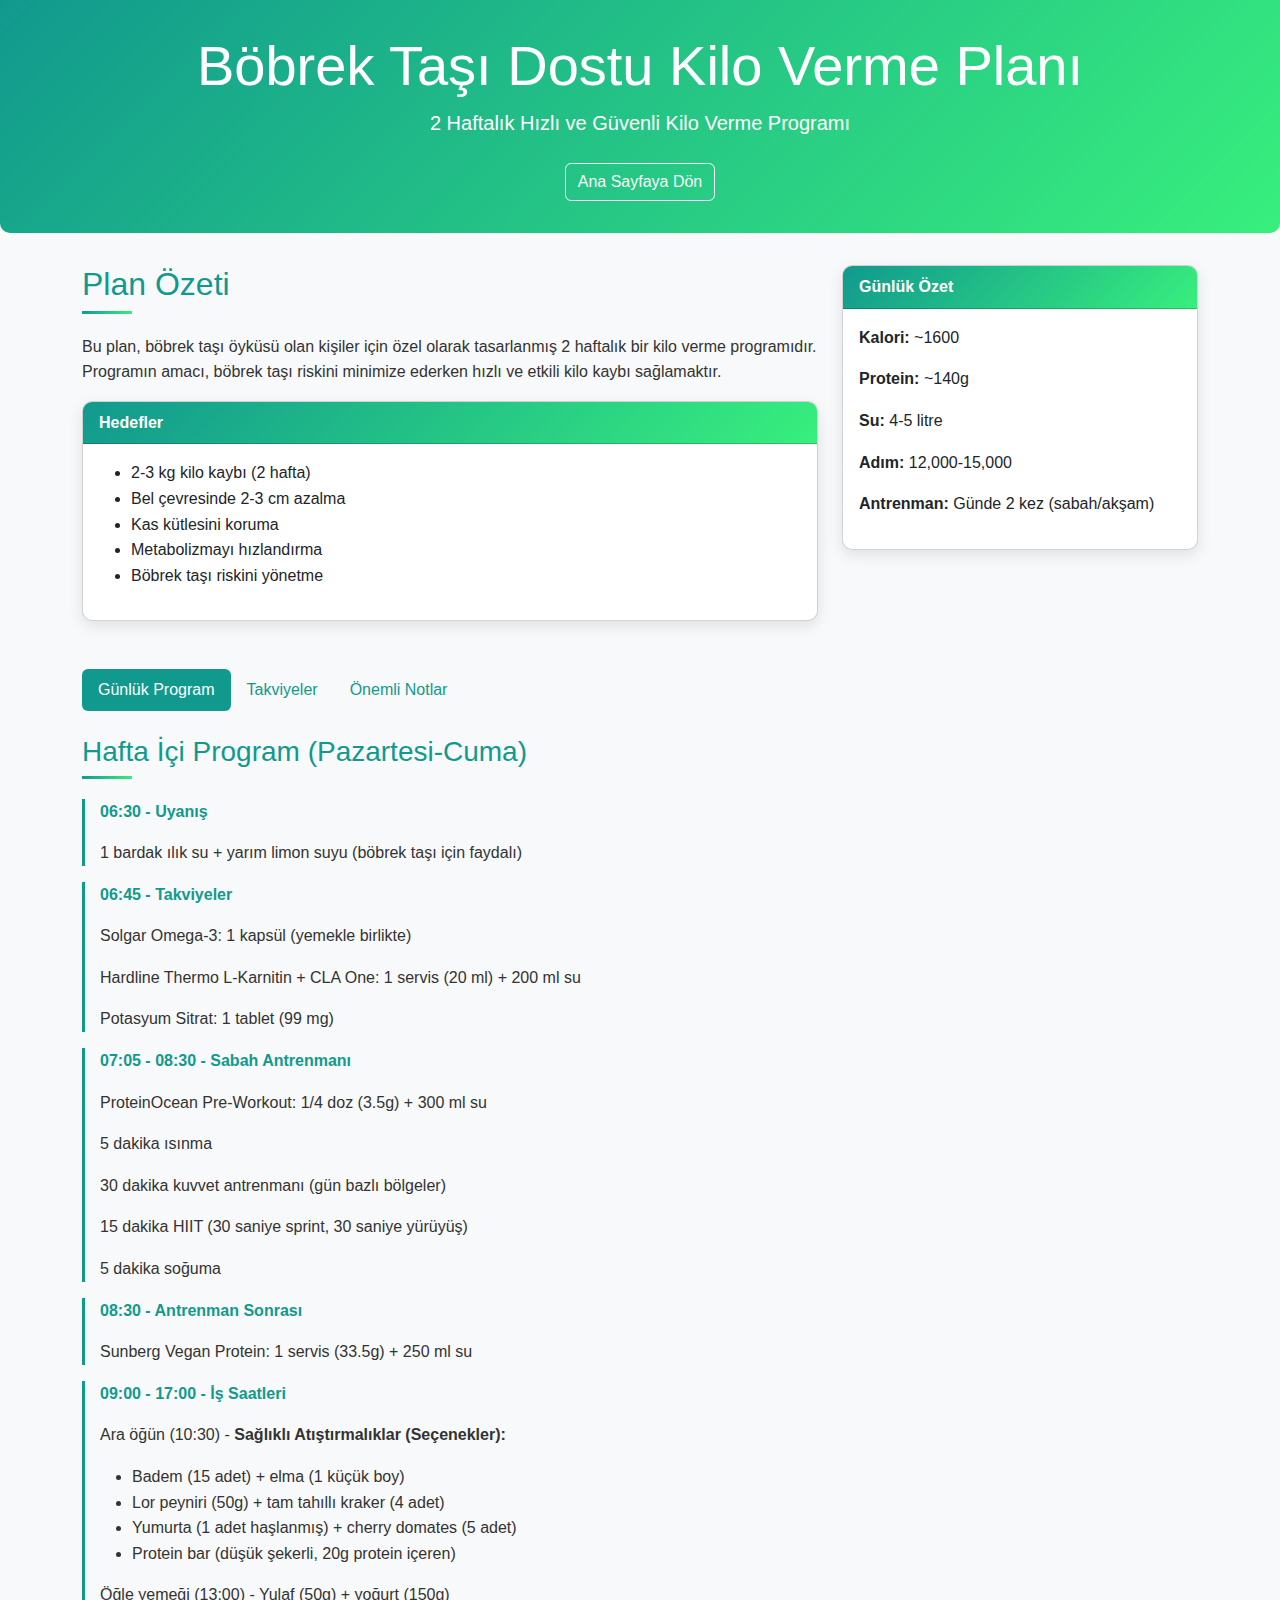
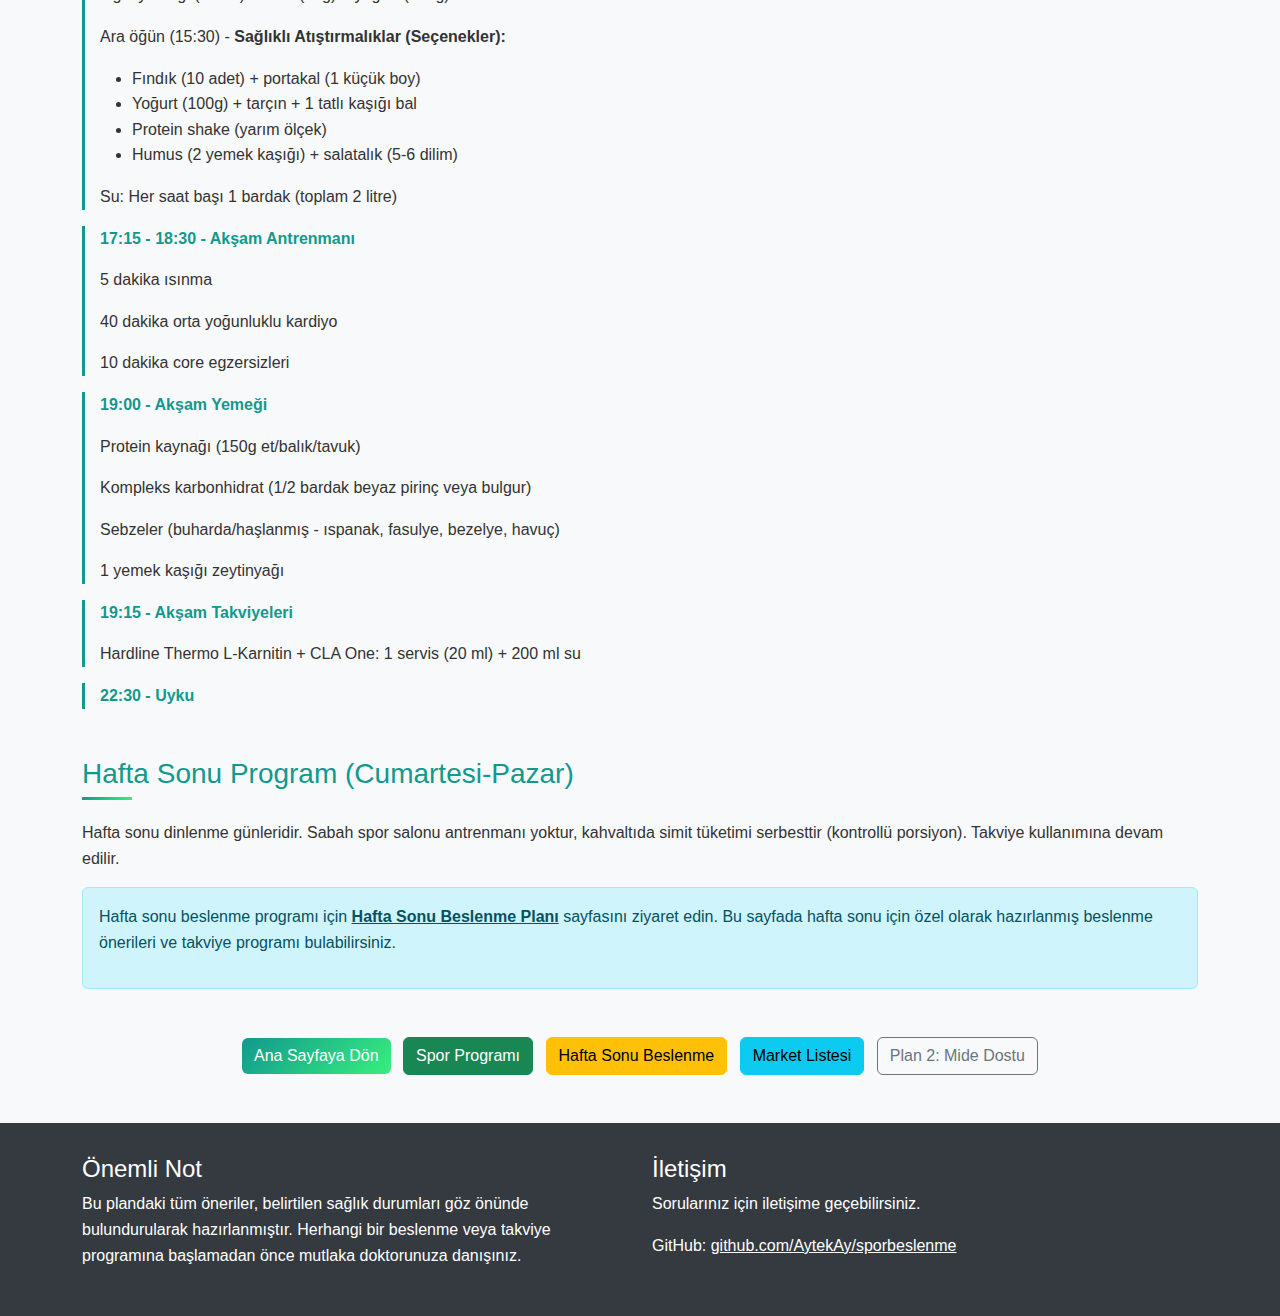
<file: plan1.html>
<!DOCTYPE html>
<html lang="tr">
<head>
    <meta charset="UTF-8">
    <meta name="viewport" content="width=device-width, initial-scale=1.0">
    <title>Böbrek Taşı Dostu Kilo Verme Planı</title>
    <link href="https://cdn.jsdelivr.net/npm/bootstrap@5.3.0-alpha1/dist/css/bootstrap.min.css" rel="stylesheet">
    <style>
        body {
            font-family: 'Segoe UI', Tahoma, Geneva, Verdana, sans-serif;
            line-height: 1.6;
            color: #333;
            background-color: #f8f9fa;
        }
        .header {
            background: linear-gradient(135deg, #11998e 0%, #38ef7d 100%);
            color: white;
            padding: 2rem 0;
            margin-bottom: 2rem;
            border-radius: 0 0 10px 10px;
        }
        .section-title {
            position: relative;
            padding-bottom: 10px;
            margin-bottom: 20px;
            color: #11998e;
        }
        .section-title:after {
            content: '';
            position: absolute;
            bottom: 0;
            left: 0;
            width: 50px;
            height: 3px;
            background: linear-gradient(135deg, #11998e 0%, #38ef7d 100%);
        }
        .card {
            border-radius: 10px;
            overflow: hidden;
            box-shadow: 0 5px 15px rgba(0,0,0,0.1);
            margin-bottom: 20px;
        }
        .card-header {
            background: linear-gradient(135deg, #11998e 0%, #38ef7d 100%);
            color: white;
            font-weight: bold;
        }
        .schedule-item {
            border-left: 3px solid #11998e;
            padding-left: 15px;
            margin-bottom: 15px;
        }
        .time {
            font-weight: bold;
            color: #11998e;
        }
        .supplement-card {
            border-left: 4px solid #11998e;
        }
        .nav-pills .nav-link.active {
            background-color: #11998e;
        }
        .nav-pills .nav-link {
            color: #11998e;
        }
        .btn-custom {
            background: linear-gradient(135deg, #11998e 0%, #38ef7d 100%);
            border: none;
            color: white;
        }
        footer {
            background-color: #343a40;
            color: white;
            padding: 2rem 0;
            margin-top: 3rem;
        }
    </style>
</head>
<body>
    <div class="header text-center">
        <div class="container">
            <h1 class="display-4">Böbrek Taşı Dostu Kilo Verme Planı</h1>
            <p class="lead">2 Haftalık Hızlı ve Güvenli Kilo Verme Programı</p>
            <a href="index.html" class="btn btn-outline-light mt-2">Ana Sayfaya Dön</a>
        </div>
    </div>

    <div class="container">
        <div class="row mb-4">
            <div class="col-md-8">
                <h2 class="section-title">Plan Özeti</h2>
                <p>Bu plan, böbrek taşı öyküsü olan kişiler için özel olarak tasarlanmış 2 haftalık bir kilo verme programıdır. Programın amacı, böbrek taşı riskini minimize ederken hızlı ve etkili kilo kaybı sağlamaktır.</p>
                
                <div class="card mb-4">
                    <div class="card-header">Hedefler</div>
                    <div class="card-body">
                        <ul>
                            <li>2-3 kg kilo kaybı (2 hafta)</li>
                            <li>Bel çevresinde 2-3 cm azalma</li>
                            <li>Kas kütlesini koruma</li>
                            <li>Metabolizmayı hızlandırma</li>
                            <li>Böbrek taşı riskini yönetme</li>
                        </ul>
                    </div>
                </div>
            </div>
            <div class="col-md-4">
                <div class="card">
                    <div class="card-header">Günlük Özet</div>
                    <div class="card-body">
                        <p><strong>Kalori:</strong> ~1600</p>
                        <p><strong>Protein:</strong> ~140g</p>
                        <p><strong>Su:</strong> 4-5 litre</p>
                        <p><strong>Adım:</strong> 12,000-15,000</p>
                        <p><strong>Antrenman:</strong> Günde 2 kez (sabah/akşam)</p>
                    </div>
                </div>
            </div>
        </div>

        <ul class="nav nav-pills mb-4" id="myTab" role="tablist">
            <li class="nav-item" role="presentation">
                <button class="nav-link active" id="schedule-tab" data-bs-toggle="tab" data-bs-target="#schedule" type="button" role="tab">Günlük Program</button>
            </li>
            <li class="nav-item" role="presentation">
                <button class="nav-link" id="supplements-tab" data-bs-toggle="tab" data-bs-target="#supplements" type="button" role="tab">Takviyeler</button>
            </li>
            <li class="nav-item" role="presentation">
                <button class="nav-link" id="notes-tab" data-bs-toggle="tab" data-bs-target="#notes" type="button" role="tab">Önemli Notlar</button>
            </li>
        </ul>

        <div class="tab-content" id="myTabContent">
            <!-- Günlük Program Tab -->
            <div class="tab-pane fade show active" id="schedule" role="tabpanel" aria-labelledby="schedule-tab">
                <h3 class="section-title">Hafta İçi Program (Pazartesi-Cuma)</h3>
                
                <div class="schedule-item">
                    <p class="time">06:30 - Uyanış</p>
                    <p>1 bardak ılık su + yarım limon suyu (böbrek taşı için faydalı)</p>
                </div>
                
                <div class="schedule-item">
                    <p class="time">06:45 - Takviyeler</p>
                    <p>Solgar Omega-3: 1 kapsül (yemekle birlikte)</p>
                    <p>Hardline Thermo L-Karnitin + CLA One: 1 servis (20 ml) + 200 ml su</p>
                    <p>Potasyum Sitrat: 1 tablet (99 mg)</p>
                </div>
                
                <div class="schedule-item">
                    <p class="time">07:05 - 08:30 - Sabah Antrenmanı</p>
                    <p>ProteinOcean Pre-Workout: 1/4 doz (3.5g) + 300 ml su</p>
                    <p>5 dakika ısınma</p>
                    <p>30 dakika kuvvet antrenmanı (gün bazlı bölgeler)</p>
                    <p>15 dakika HIIT (30 saniye sprint, 30 saniye yürüyüş)</p>
                    <p>5 dakika soğuma</p>
                </div>
                
                <div class="schedule-item">
                    <p class="time">08:30 - Antrenman Sonrası</p>
                    <p>Sunberg Vegan Protein: 1 servis (33.5g) + 250 ml su</p>
                </div>
                
                <div class="schedule-item">
                    <p class="time">09:00 - 17:00 - İş Saatleri</p>
                    <p>Ara öğün (10:30) - <strong>Sağlıklı Atıştırmalıklar (Seçenekler):</strong></p>
                    <ul>
                        <li>Badem (15 adet) + elma (1 küçük boy)</li>
                        <li>Lor peyniri (50g) + tam tahıllı kraker (4 adet)</li>
                        <li>Yumurta (1 adet haşlanmış) + cherry domates (5 adet)</li>
                        <li>Protein bar (düşük şekerli, 20g protein içeren)</li>
                    </ul>
                    <p>Öğle yemeği (13:00) - Yulaf (50g) + yoğurt (150g)</p>
                    <p>Ara öğün (15:30) - <strong>Sağlıklı Atıştırmalıklar (Seçenekler):</strong></p>
                    <ul>
                        <li>Fındık (10 adet) + portakal (1 küçük boy)</li>
                        <li>Yoğurt (100g) + tarçın + 1 tatlı kaşığı bal</li>
                        <li>Protein shake (yarım ölçek)</li>
                        <li>Humus (2 yemek kaşığı) + salatalık (5-6 dilim)</li>
                    </ul>
                    <p>Su: Her saat başı 1 bardak (toplam 2 litre)</p>
                </div>
                
                <div class="schedule-item">
                    <p class="time">17:15 - 18:30 - Akşam Antrenmanı</p>
                    <p>5 dakika ısınma</p>
                    <p>40 dakika orta yoğunluklu kardiyo</p>
                    <p>10 dakika core egzersizleri</p>
                </div>
                
                <div class="schedule-item">
                    <p class="time">19:00 - Akşam Yemeği</p>
                    <p>Protein kaynağı (150g et/balık/tavuk)</p>
                    <p>Kompleks karbonhidrat (1/2 bardak beyaz pirinç veya bulgur)</p>
                    <p>Sebzeler (buharda/haşlanmış - ıspanak, fasulye, bezelye, havuç)</p>
                    <p>1 yemek kaşığı zeytinyağı</p>
                </div>
                
                <div class="schedule-item">
                    <p class="time">19:15 - Akşam Takviyeleri</p>
                    <p>Hardline Thermo L-Karnitin + CLA One: 1 servis (20 ml) + 200 ml su</p>
                </div>
                
                <div class="schedule-item">
                    <p class="time">22:30 - Uyku</p>
                </div>
                
                <h3 class="section-title mt-5">Hafta Sonu Program (Cumartesi-Pazar)</h3>
                <p>Hafta sonu dinlenme günleridir. Sabah spor salonu antrenmanı yoktur, kahvaltıda simit tüketimi serbesttir (kontrollü porsiyon). Takviye kullanımına devam edilir.</p>
                
                <div class="alert alert-info">
                    <p>Hafta sonu beslenme programı için <a href="haftasonu.html" class="alert-link">Hafta Sonu Beslenme Planı</a> sayfasını ziyaret edin. Bu sayfada hafta sonu için özel olarak hazırlanmış beslenme önerileri ve takviye programı bulabilirsiniz.</p>
                </div>
            </div>
            
            <!-- Takviyeler Tab -->
            <div class="tab-pane fade" id="supplements" role="tabpanel" aria-labelledby="supplements-tab">
                <h3 class="section-title">Takviye Listesi</h3>
                
                <div class="card mb-3 supplement-card">
                    <div class="card-body">
                        <h5 class="card-title">ProteinOcean Pre-Workout Supreme Gummy Bear</h5>
                        <h6 class="card-subtitle mb-2 text-muted">Antrenman Öncesi</h6>
                        <p class="card-text">
                            <strong>İçerik:</strong> Beta-Alanin (3200 mg), Betain (1000 mg), L-Sitrülin (1000 mg), L-Arjinin (2000 mg), Kafein (210 mg)<br>
                            <strong>Kullanım:</strong> Antrenmandan 15-30 dakika önce 1/4 ölçek (3.5g) ile başlayın, 2. haftada 1/2 ölçeğe (7g) çıkarın<br>
                            <strong>Böbrek Taşı Değerlendirmesi:</strong> Kreatin içermemesi böbrek taşı sorunu olanlar için olumlu ✅
                        </p>
                    </div>
                </div>
                
                <div class="card mb-3 supplement-card">
                    <div class="card-body">
                        <h5 class="card-title">Sunberg Vegan Protein</h5>
                        <h6 class="card-subtitle mb-2 text-muted">Protein Takviyesi</h6>
                        <p class="card-text">
                            <strong>İçerik:</strong> Her serviste (33.5 g) 25 g protein, 1.7 g karbonhidrat, 2.31 g yağ<br>
                            <strong>Kullanım:</strong> Antrenman sonrası 1 servis (33.5g) + 250 ml su<br>
                            <strong>Böbrek Taşı Değerlendirmesi:</strong> Bitkisel protein kaynağı olması böbrek taşı riski açısından olumlu ✅
                        </p>
                    </div>
                </div>
                
                <div class="card mb-3 supplement-card">
                    <div class="card-body">
                        <h5 class="card-title">Solgar Omega-3</h5>
                        <h6 class="card-subtitle mb-2 text-muted">Sağlıklı Yağ Takviyesi</h6>
                        <p class="card-text">
                            <strong>İçerik:</strong> Her kapsülde 950 mg Omega-3 yağ asitleri (EPA ve DHA)<br>
                            <strong>Kullanım:</strong> Günde 1 kapsül, yemekle birlikte<br>
                            <strong>Böbrek Taşı Değerlendirmesi:</strong> Omega-3 yağ asitleri genel olarak böbreklere zarar verme eğiliminde değildir ✅
                        </p>
                    </div>
                </div>
                
                <div class="card mb-3 supplement-card">
                    <div class="card-body">
                        <h5 class="card-title">Hardline Thermo L-Karnitin + CLA One</h5>
                        <h6 class="card-subtitle mb-2 text-muted">Yağ Yakımı Desteği</h6>
                        <p class="card-text">
                            <strong>İçerik:</strong> Her serviste (10 ml) 2000 mg L-Karnitin + 100 mg Kafein, Her kapsülde 1000 mg aspir yağı (800 mg CLA)<br>
                            <strong>Kullanım:</strong> Sabah kahvaltıdan 30 dakika önce 1 servis (20 ml) + 200 ml su, Akşam yemeği ile 1 servis (20 ml) + 200 ml su<br>
                            <strong>Böbrek Taşı Değerlendirmesi:</strong> Sıvı form L-Karnitin hızlı emilim sağlar ve böbrek taşı sorunu olanlar için güvenli ✅
                        </p>
                    </div>
                </div>
                
                <div class="card mb-3 supplement-card">
                    <div class="card-body">
                        <h5 class="card-title">Potasyum Sitrat</h5>
                        <h6 class="card-subtitle mb-2 text-muted">Böbrek Taşı Yönetimi</h6>
                        <p class="card-text">
                            <strong>İçerik:</strong> Her tablette 99 mg potasyum sitrat<br>
                            <strong>Kullanım:</strong> Günde 1 tablet, bol su ile (kahvaltı ile)<br>
                            <strong>Böbrek Taşı Değerlendirmesi:</strong> İdrarı alkalize eder ve böbrek taşı oluşumunu önler ✅
                        </p>
                    </div>
                </div>
            </div>
            
            <!-- Önemli Notlar Tab -->
            <div class="tab-pane fade" id="notes" role="tabpanel" aria-labelledby="notes-tab">
                <h3 class="section-title">Önemli Notlar ve Uyarılar</h3>
                
                <div class="card mb-3">
                    <div class="card-header">Böbrek Taşı İçin Öneriler</div>
                    <div class="card-body">
                        <ul>
                            <li>Günlük su tüketimini asla ihmal etmeyin (minimum 4-5 litre)</li>
                            <li>Oksalat içeriği yüksek besinlerden kaçının (ıspanak, çikolata, çay)</li>
                            <li>Potasyum Sitrat kullanımı böbrek taşı oluşumunu önlemede kritik öneme sahiptir</li>
                            <li>Haftada bir gün idrar pH'ını kontrol edin</li>
                            <li>Kreatin içeren takviyelerden kaçının</li>
                        </ul>
                    </div>
                </div>
                
                <div class="card mb-3">
                    <div class="card-header">Takviye Kullanımı</div>
                    <div class="card-body">
                        <ul>
                            <li>Tüm takviyelere yarım dozla başlayın ve vücudunuzun tepkisini gözlemleyin</li>
                            <li>Pre-workout ve L-Karnitin birlikte kullanılırsa toplam kafein miktarına dikkat edin (310mg)</li>
                            <li>Takviye kullanımı sırasında minimum 3-4 litre su tüketmeye özen gösterin</li>
                            <li>Herhangi bir yan etki görürseniz kullanımı durdurun ve doktorunuza danışın</li>
                        </ul>
                    </div>
                </div>
                
                <div class="card mb-3">
                    <div class="card-header">Egzersiz Uyarıları</div>
                    <div class="card-body">
                        <ul>
                            <li>Egzersiz sırasında bol su için (her 15 dakikada bir yudum)</li>
                            <li>Aşırı yorgunluk hissederseniz egzersiz yoğunluğunu azaltın</li>
                            <li>Eklem sağlığınıza dikkat edin, ağrı hissederseniz egzersiz yoğunluğunu azaltın</li>
                            <li>Toparlanma sürelerine saygı gösterin</li>
                        </ul>
                    </div>
                </div>
                
                <div class="alert alert-warning mt-4">
                    <h5>Doktor Onayı</h5>
                    <p>Bu plandaki tüm öneriler, belirtilen sağlık durumları göz önünde bulundurularak hazırlanmıştır. Herhangi bir beslenme veya takviye programına başlamadan önce mutlaka doktorunuza danışınız.</p>
                </div>
            </div>
        </div>
        
        <div class="text-center mt-5">
            <a href="index.html" class="btn btn-custom">Ana Sayfaya Dön</a>
            <a href="plan1spor.html" class="btn btn-success ms-2">Spor Programı</a>
            <a href="haftasonu.html" class="btn btn-warning ms-2">Hafta Sonu Beslenme</a>
            <a href="market_listesi.html" class="btn btn-info ms-2">Market Listesi</a>
            <a href="plan2.html" class="btn btn-outline-secondary ms-2">Plan 2: Mide Dostu</a>
        </div>
    </div>

    <footer>
        <div class="container">
            <div class="row">
                <div class="col-md-6">
                    <h4>Önemli Not</h4>
                    <p>Bu plandaki tüm öneriler, belirtilen sağlık durumları göz önünde bulundurularak hazırlanmıştır. Herhangi bir beslenme veya takviye programına başlamadan önce mutlaka doktorunuza danışınız.</p>
                </div>
                <div class="col-md-6">
                    <h4>İletişim</h4>
                    <p>Sorularınız için iletişime geçebilirsiniz.</p>
                    <p>GitHub: <a href="https://github.com/AytekAy/sporbeslenme" class="text-white">github.com/AytekAy/sporbeslenme</a></p>
                </div>
            </div>
        </div>
    </footer>

    <script src="https://cdn.jsdelivr.net/npm/bootstrap@5.3.0-alpha1/dist/js/bootstrap.bundle.min.js"></script>
</body>
</html>
</file>
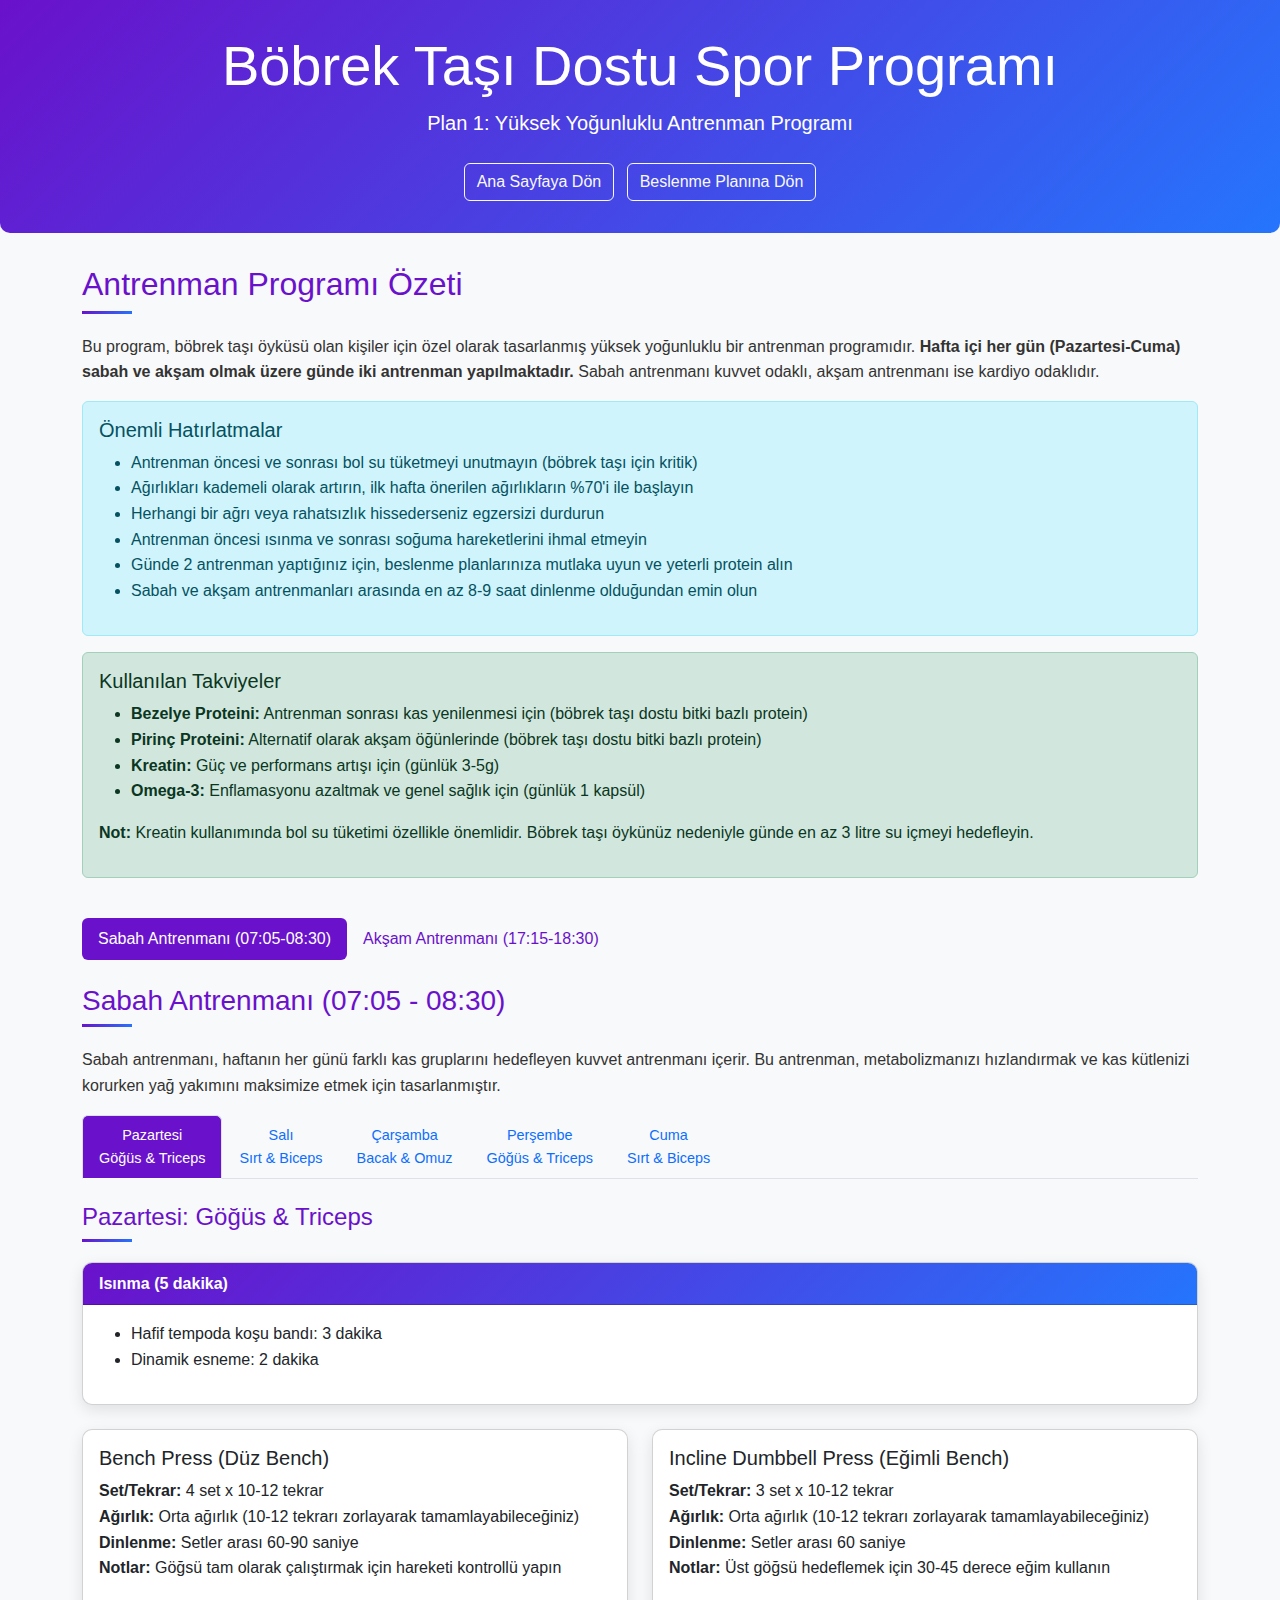
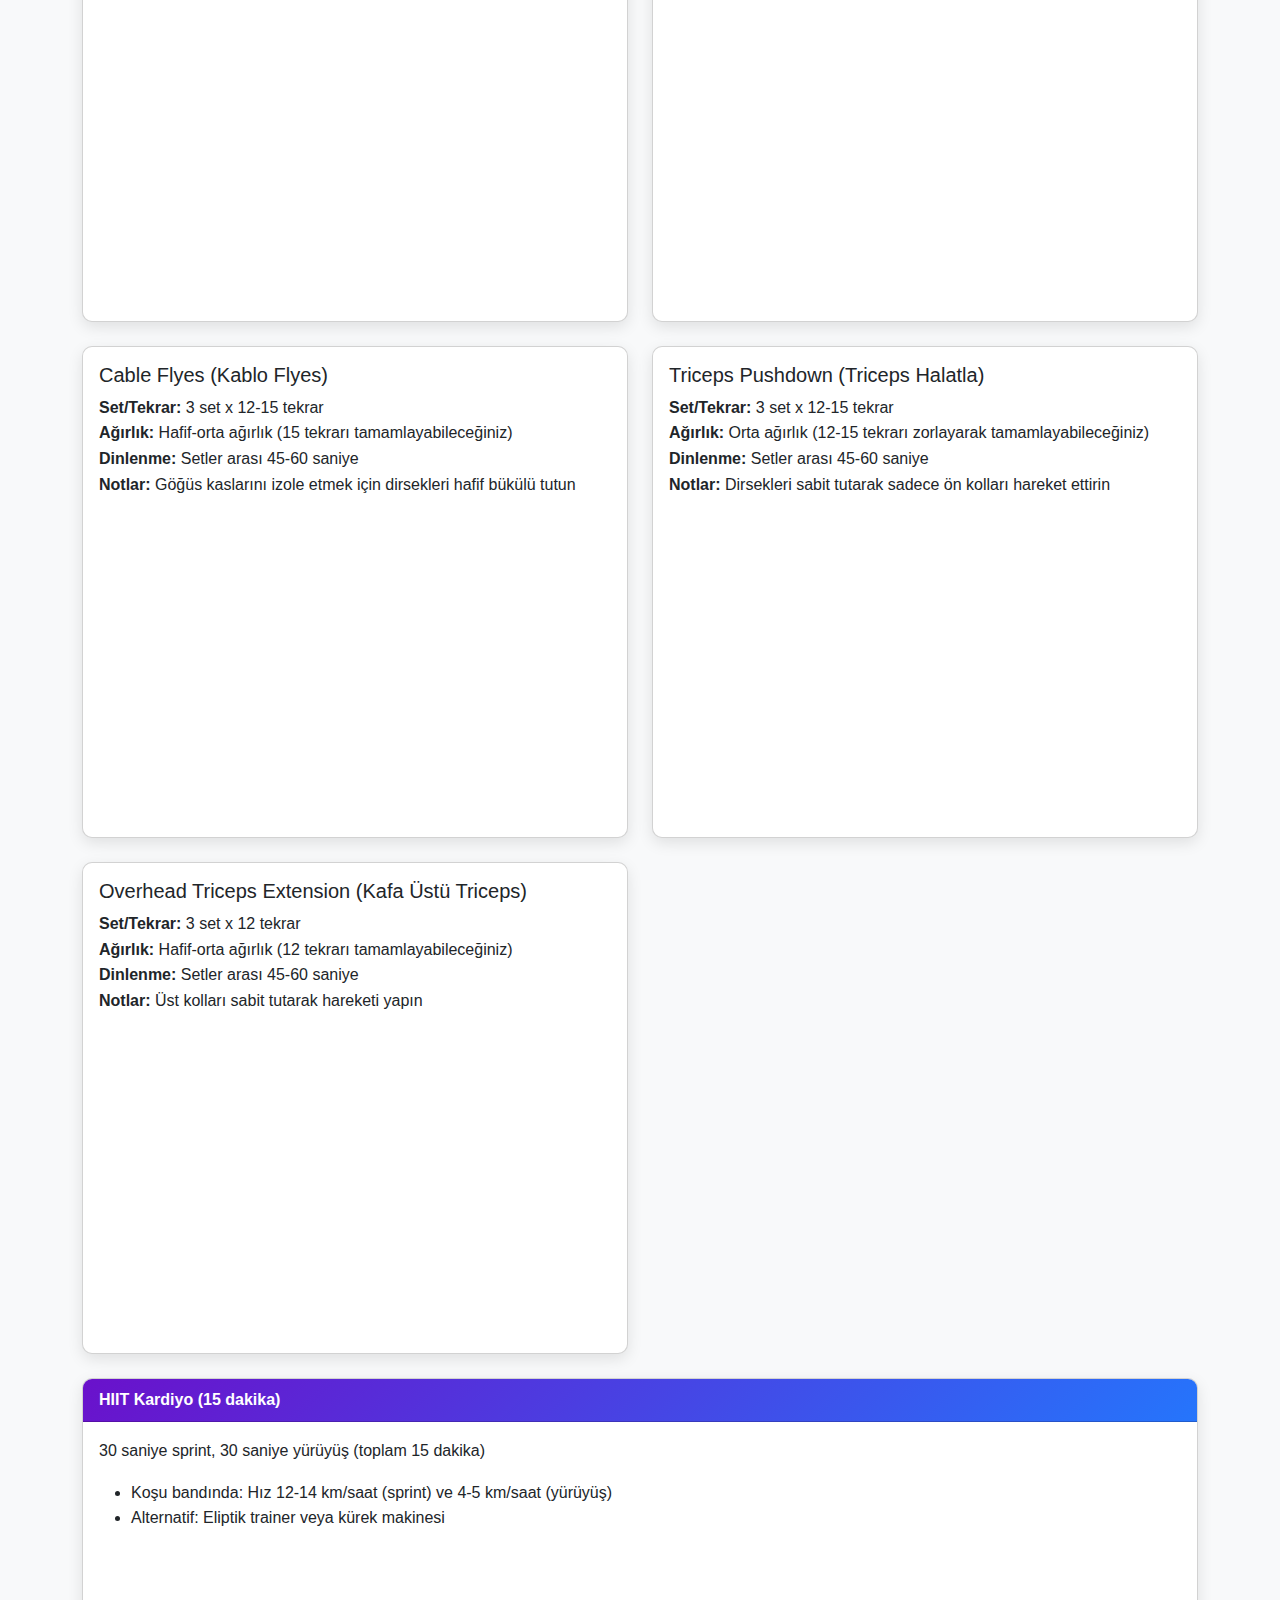
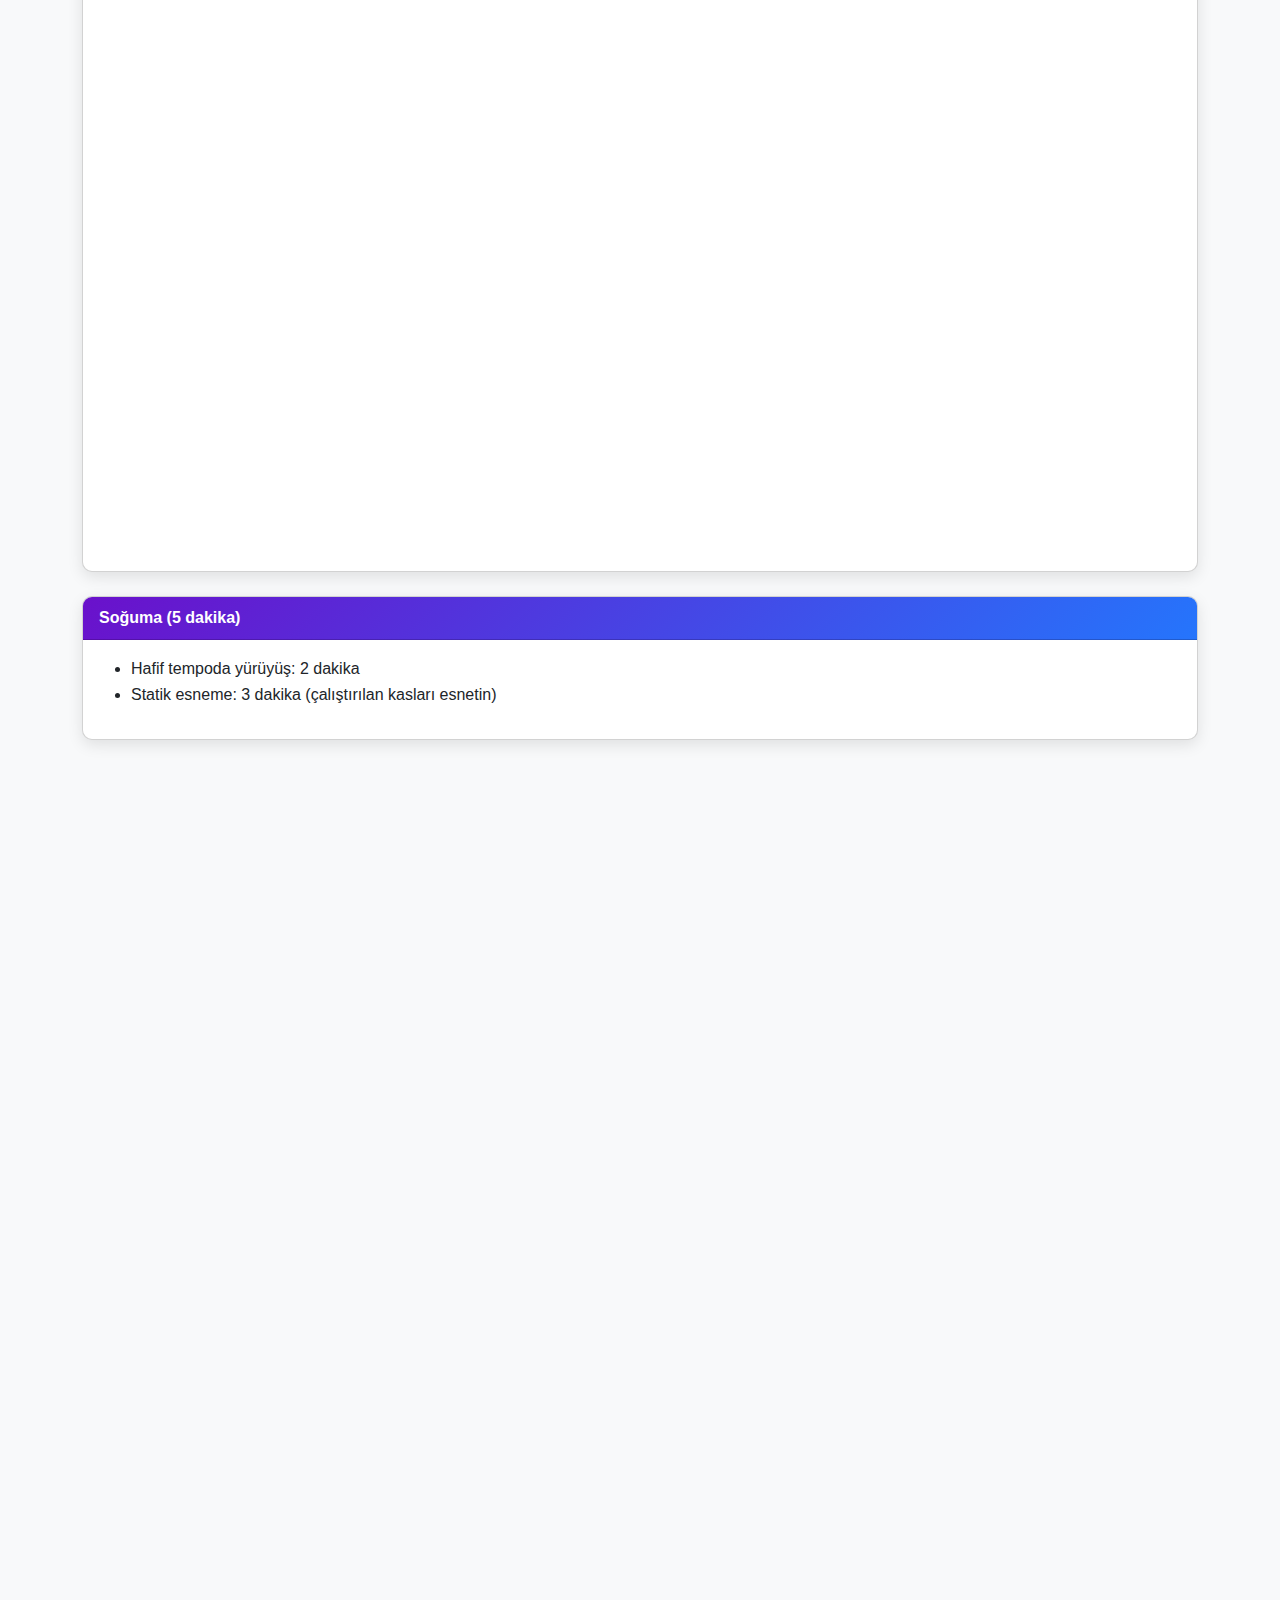
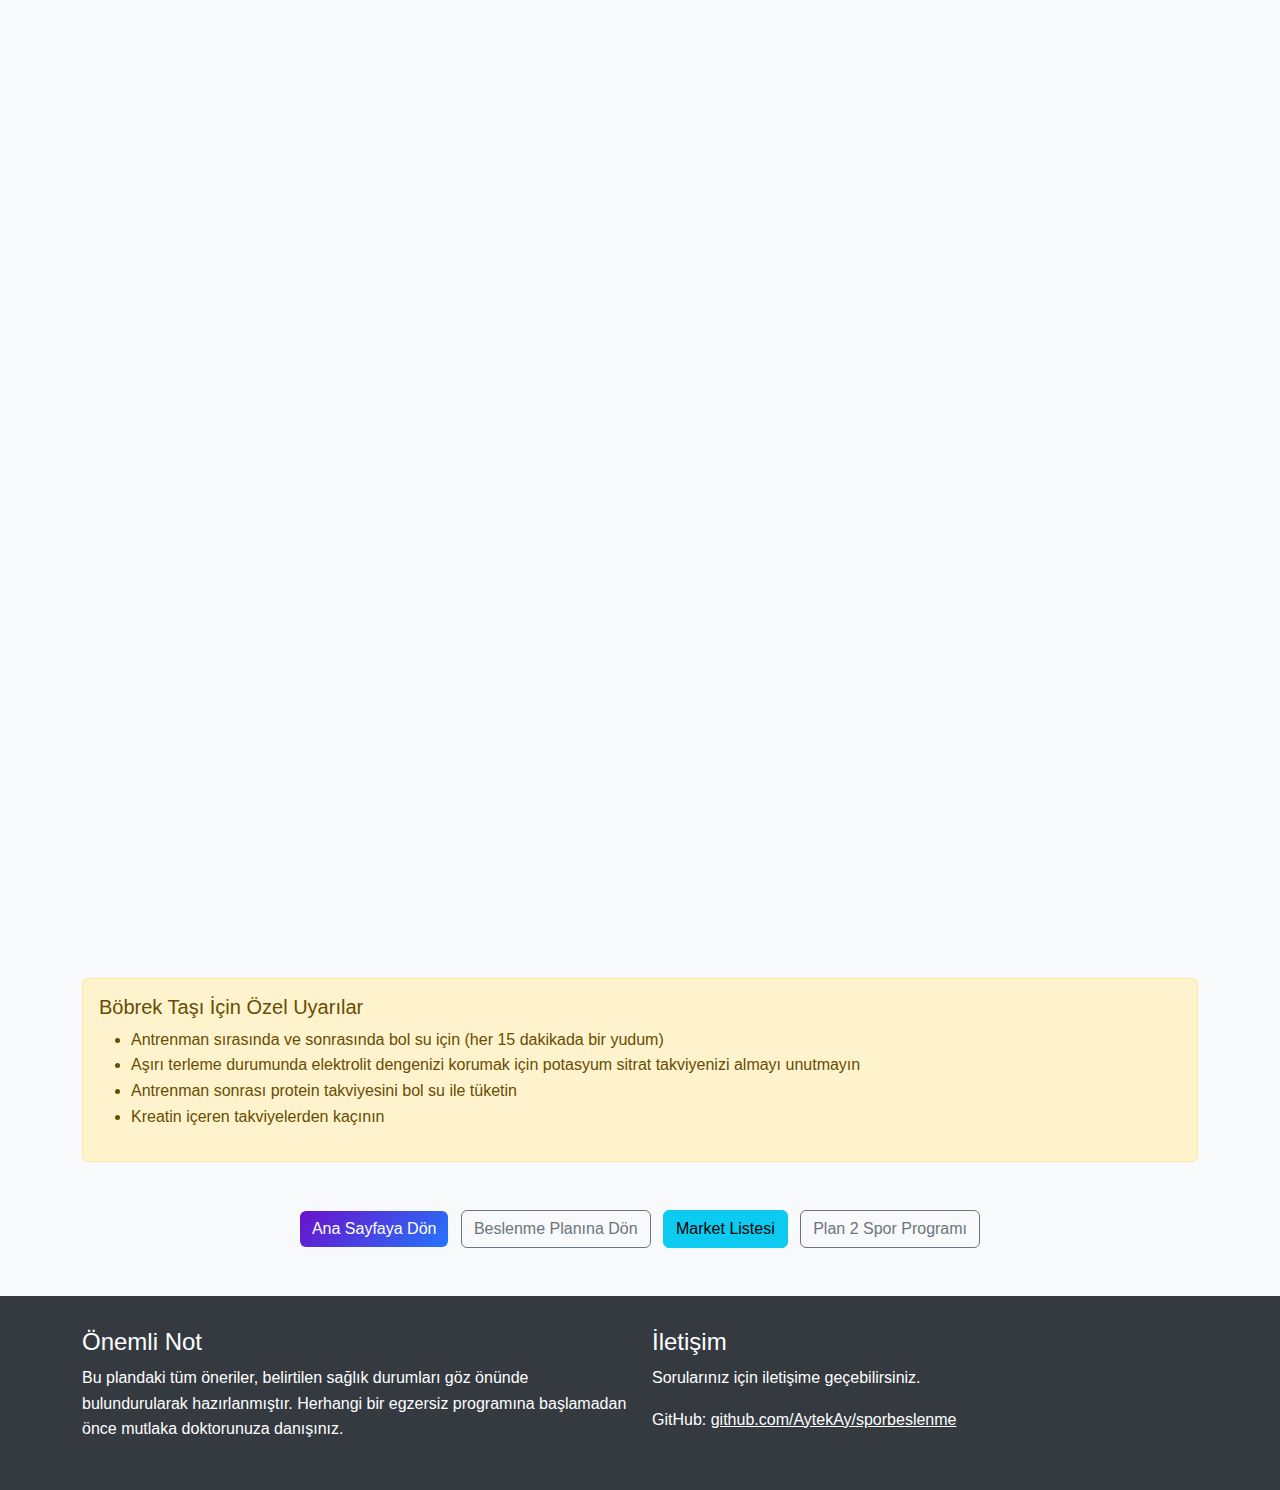
<file: plan1spor.html>
<!DOCTYPE html>
<html lang="tr">
<head>
    <meta charset="UTF-8">
    <meta name="viewport" content="width=device-width, initial-scale=1.0, maximum-scale=1.0, user-scalable=no">
    <meta http-equiv="X-UA-Compatible" content="IE=edge">
    <title>Plan 1: Böbrek Taşı Dostu Spor Programı</title>
    <link href="https://cdn.jsdelivr.net/npm/bootstrap@5.3.0-alpha1/dist/css/bootstrap.min.css" rel="stylesheet">
    <link rel="stylesheet" href="css/style.css">
    <style>
        /* Sadece plan1spor.html'e özel stiller */
        .plan-1-header {
            background: linear-gradient(135deg, #11998e 0%, #38ef7d 100%);
        }
        
        /* Video lazy loading için özel stil */
        .video-placeholder {
            background-color: #f1f1f1;
            border-radius: 8px;
            display: flex;
            align-items: center;
            justify-content: center;
            height: 200px;
            margin-bottom: 15px;
            cursor: pointer;
            position: relative;
        }
        
        .video-placeholder:after {
            content: "▶️ Video İçeriğini Yükle";
            font-size: 1.2rem;
            color: #555;
        }
        
        /* Mobil cihazlar için ek optimizasyonlar */
        @media (max-width: 768px) {
            .day-tabs .nav-link {
                font-size: 0.8rem;
                padding: 0.5rem 0.3rem;
            }
            
            .exercise-title {
                font-size: 1.1rem;
            }
            
            .card-header {
                font-size: 1rem;
                padding: 0.5rem 1rem;
            }
            
            .card-body {
                padding: 0.75rem;
            }
            
            .nav-pills .nav-link {
                margin-bottom: 5px;
            }
        }
    </style>
</head>
<body>
    <div class="header text-center">
        <div class="container">
            <h1 class="display-4">Böbrek Taşı Dostu Spor Programı</h1>
            <p class="lead">Plan 1: Yüksek Yoğunluklu Antrenman Programı</p>
            <a href="index.html" class="btn btn-outline-light mt-2">Ana Sayfaya Dön</a>
            <a href="plan1.html" class="btn btn-outline-light mt-2 ms-2">Beslenme Planına Dön</a>
        </div>
    </div>

    <div class="container">
        <div class="row mb-4">
            <div class="col-md-12">
                <h2 class="section-title">Antrenman Programı Özeti</h2>
                <p>Bu program, böbrek taşı öyküsü olan kişiler için özel olarak tasarlanmış yüksek yoğunluklu bir antrenman programıdır. <strong>Hafta içi her gün (Pazartesi-Cuma) sabah ve akşam olmak üzere günde iki antrenman yapılmaktadır.</strong> Sabah antrenmanı kuvvet odaklı, akşam antrenmanı ise kardiyo odaklıdır.</p>
                
                <div class="alert alert-info">
                    <h5>Önemli Hatırlatmalar</h5>
                    <ul>
                        <li>Antrenman öncesi ve sonrası bol su tüketmeyi unutmayın (böbrek taşı için kritik)</li>
                        <li>Ağırlıkları kademeli olarak artırın, ilk hafta önerilen ağırlıkların %70'i ile başlayın</li>
                        <li>Herhangi bir ağrı veya rahatsızlık hissederseniz egzersizi durdurun</li>
                        <li>Antrenman öncesi ısınma ve sonrası soğuma hareketlerini ihmal etmeyin</li>
                        <li>Günde 2 antrenman yaptığınız için, beslenme planlarınıza mutlaka uyun ve yeterli protein alın</li>
                        <li>Sabah ve akşam antrenmanları arasında en az 8-9 saat dinlenme olduğundan emin olun</li>
                    </ul>
                </div>
                
                <div class="alert alert-success">
                    <h5>Kullanılan Takviyeler</h5>
                    <ul>
                        <li><strong>Bezelye Proteini:</strong> Antrenman sonrası kas yenilenmesi için (böbrek taşı dostu bitki bazlı protein)</li>
                        <li><strong>Pirinç Proteini:</strong> Alternatif olarak akşam öğünlerinde (böbrek taşı dostu bitki bazlı protein)</li>
                        <li><strong>Kreatin:</strong> Güç ve performans artışı için (günlük 3-5g)</li>
                        <li><strong>Omega-3:</strong> Enflamasyonu azaltmak ve genel sağlık için (günlük 1 kapsül)</li>
                    </ul>
                    <p><strong>Not:</strong> Kreatin kullanımında bol su tüketimi özellikle önemlidir. Böbrek taşı öykünüz nedeniyle günde en az 3 litre su içmeyi hedefleyin.</p>
                </div>
            </div>
        </div>

        <ul class="nav nav-pills mb-4" id="mainTab" role="tablist">
            <li class="nav-item" role="presentation">
                <button class="nav-link active" id="morning-tab" data-bs-toggle="tab" data-bs-target="#morning" type="button" role="tab">Sabah Antrenmanı (07:05-08:30)</button>
            </li>
            <li class="nav-item" role="presentation">
                <button class="nav-link" id="evening-tab" data-bs-toggle="tab" data-bs-target="#evening" type="button" role="tab">Akşam Antrenmanı (17:15-18:30)</button>
            </li>
        </ul>

        <div class="tab-content" id="mainTabContent">
            <!-- Sabah Antrenmanı Tab -->
            <div class="tab-pane fade show active" id="morning" role="tabpanel" aria-labelledby="morning-tab">
                <h3 class="section-title">Sabah Antrenmanı (07:05 - 08:30)</h3>
                <p>Sabah antrenmanı, haftanın her günü farklı kas gruplarını hedefleyen kuvvet antrenmanı içerir. Bu antrenman, metabolizmanızı hızlandırmak ve kas kütlenizi korurken yağ yakımını maksimize etmek için tasarlanmıştır.</p>
                
                <ul class="nav nav-tabs day-tabs mb-4" id="dayTabs" role="tablist">
                    <li class="nav-item" role="presentation">
                        <button class="nav-link active" id="monday-tab" data-bs-toggle="tab" data-bs-target="#monday" type="button" role="tab">Pazartesi<br>Göğüs & Triceps</button>
                    </li>
                    <li class="nav-item" role="presentation">
                        <button class="nav-link" id="tuesday-tab" data-bs-toggle="tab" data-bs-target="#tuesday" type="button" role="tab">Salı<br>Sırt & Biceps</button>
                    </li>
                    <li class="nav-item" role="presentation">
                        <button class="nav-link" id="wednesday-tab" data-bs-toggle="tab" data-bs-target="#wednesday" type="button" role="tab">Çarşamba<br>Bacak & Omuz</button>
                    </li>
                    <li class="nav-item" role="presentation">
                        <button class="nav-link" id="thursday-tab" data-bs-toggle="tab" data-bs-target="#thursday" type="button" role="tab">Perşembe<br>Göğüs & Triceps</button>
                    </li>
                    <li class="nav-item" role="presentation">
                        <button class="nav-link" id="friday-tab" data-bs-toggle="tab" data-bs-target="#friday" type="button" role="tab">Cuma<br>Sırt & Biceps</button>
                    </li>
                </ul>
                
                <div class="tab-content" id="dayTabContent">
                    <!-- Pazartesi Tab -->
                    <div class="tab-pane fade show active" id="monday" role="tabpanel" aria-labelledby="monday-tab">
                        <h4 class="section-title">Pazartesi: Göğüs & Triceps</h4>
                        
                        <div class="card mb-4">
                            <div class="card-header">Isınma (5 dakika)</div>
                            <div class="card-body">
                                <ul>
                                    <li>Hafif tempoda koşu bandı: 3 dakika</li>
                                    <li>Dinamik esneme: 2 dakika</li>
                                </ul>
                            </div>
                        </div>
                        
                        <div class="row">
                            <div class="col-md-6 mb-4">
                                <div class="card exercise-card h-100">
                                    <div class="card-body">
                                        <h5 class="card-title">Bench Press (Düz Bench)</h5>
                                        <p class="card-text">
                                            <strong>Set/Tekrar:</strong> 4 set x 10-12 tekrar<br>
                                            <strong>Ağırlık:</strong> Orta ağırlık (10-12 tekrarı zorlayarak tamamlayabileceğiniz)<br>
                                            <strong>Dinlenme:</strong> Setler arası 60-90 saniye<br>
                                            <strong>Notlar:</strong> Göğsü tam olarak çalıştırmak için hareketi kontrollü yapın
                                        </p>
                                        <div class="video-container mt-3">
                                            <iframe width="560" height="315" src="https://www.youtube.com/embed/rT7DgCr-3pg" title="YouTube video player" frameborder="0" allow="accelerometer; autoplay; clipboard-write; encrypted-media; gyroscope; picture-in-picture" allowfullscreen></iframe>
                                        </div>
                                    </div>
                                </div>
                            </div>
                            
                            <div class="col-md-6 mb-4">
                                <div class="card exercise-card h-100">
                                    <div class="card-body">
                                        <h5 class="card-title">Incline Dumbbell Press (Eğimli Bench)</h5>
                                        <p class="card-text">
                                            <strong>Set/Tekrar:</strong> 3 set x 10-12 tekrar<br>
                                            <strong>Ağırlık:</strong> Orta ağırlık (10-12 tekrarı zorlayarak tamamlayabileceğiniz)<br>
                                            <strong>Dinlenme:</strong> Setler arası 60 saniye<br>
                                            <strong>Notlar:</strong> Üst göğsü hedeflemek için 30-45 derece eğim kullanın
                                        </p>
                                        <div class="video-container mt-3">
                                            <iframe width="560" height="315" src="https://www.youtube.com/embed/0G2_XV7slIg" title="YouTube video player" frameborder="0" allow="accelerometer; autoplay; clipboard-write; encrypted-media; gyroscope; picture-in-picture" allowfullscreen></iframe>
                                        </div>
                                    </div>
                                </div>
                            </div>
                            
                            <div class="col-md-6 mb-4">
                                <div class="card exercise-card h-100">
                                    <div class="card-body">
                                        <h5 class="card-title">Cable Flyes (Kablo Flyes)</h5>
                                        <p class="card-text">
                                            <strong>Set/Tekrar:</strong> 3 set x 12-15 tekrar<br>
                                            <strong>Ağırlık:</strong> Hafif-orta ağırlık (15 tekrarı tamamlayabileceğiniz)<br>
                                            <strong>Dinlenme:</strong> Setler arası 45-60 saniye<br>
                                            <strong>Notlar:</strong> Göğüs kaslarını izole etmek için dirsekleri hafif bükülü tutun
                                        </p>
                                        <div class="video-container mt-3">
                                            <iframe width="560" height="315" src="https://www.youtube.com/embed/Iwe6AmxVf7o" title="YouTube video player" frameborder="0" allow="accelerometer; autoplay; clipboard-write; encrypted-media; gyroscope; picture-in-picture" allowfullscreen></iframe>
                                        </div>
                                    </div>
                                </div>
                            </div>
                            
                            <div class="col-md-6 mb-4">
                                <div class="card exercise-card h-100">
                                    <div class="card-body">
                                        <h5 class="card-title">Triceps Pushdown (Triceps Halatla)</h5>
                                        <p class="card-text">
                                            <strong>Set/Tekrar:</strong> 3 set x 12-15 tekrar<br>
                                            <strong>Ağırlık:</strong> Orta ağırlık (12-15 tekrarı zorlayarak tamamlayabileceğiniz)<br>
                                            <strong>Dinlenme:</strong> Setler arası 45-60 saniye<br>
                                            <strong>Notlar:</strong> Dirsekleri sabit tutarak sadece ön kolları hareket ettirin
                                        </p>
                                        <div class="video-container mt-3">
                                            <iframe width="560" height="315" src="https://www.youtube.com/embed/2-LAMcpzODU" title="YouTube video player" frameborder="0" allow="accelerometer; autoplay; clipboard-write; encrypted-media; gyroscope; picture-in-picture" allowfullscreen></iframe>
                                        </div>
                                    </div>
                                </div>
                            </div>
                            
                            <div class="col-md-6 mb-4">
                                <div class="card exercise-card h-100">
                                    <div class="card-body">
                                        <h5 class="card-title">Overhead Triceps Extension (Kafa Üstü Triceps)</h5>
                                        <p class="card-text">
                                            <strong>Set/Tekrar:</strong> 3 set x 12 tekrar<br>
                                            <strong>Ağırlık:</strong> Hafif-orta ağırlık (12 tekrarı tamamlayabileceğiniz)<br>
                                            <strong>Dinlenme:</strong> Setler arası 45-60 saniye<br>
                                            <strong>Notlar:</strong> Üst kolları sabit tutarak hareketi yapın
                                        </p>
                                        <div class="video-container mt-3">
                                            <iframe width="560" height="315" src="https://www.youtube.com/embed/YbX7Wd8jQ-Q" title="YouTube video player" frameborder="0" allow="accelerometer; autoplay; clipboard-write; encrypted-media; gyroscope; picture-in-picture" allowfullscreen></iframe>
                                        </div>
                                    </div>
                                </div>
                            </div>
                        </div>
                        
                        <div class="card mb-4">
                            <div class="card-header">HIIT Kardiyo (15 dakika)</div>
                            <div class="card-body">
                                <p>30 saniye sprint, 30 saniye yürüyüş (toplam 15 dakika)</p>
                                <ul>
                                    <li>Koşu bandında: Hız 12-14 km/saat (sprint) ve 4-5 km/saat (yürüyüş)</li>
                                    <li>Alternatif: Eliptik trainer veya kürek makinesi</li>
                                </ul>
                                <div class="video-container mt-3">
                                    <iframe width="560" height="315" src="https://www.youtube.com/embed/ml6cT4AZdqI" title="YouTube video player" frameborder="0" allow="accelerometer; autoplay; clipboard-write; encrypted-media; gyroscope; picture-in-picture" allowfullscreen></iframe>
                                </div>
                            </div>
                        </div>
                        
                        <div class="card mb-4">
                            <div class="card-header">Soğuma (5 dakika)</div>
                            <div class="card-body">
                                <ul>
                                    <li>Hafif tempoda yürüyüş: 2 dakika</li>
                                    <li>Statik esneme: 3 dakika (çalıştırılan kasları esnetin)</li>
                                </ul>
                            </div>
                        </div>
                    </div>
                    
                    <!-- Diğer günler için benzer yapı -->
                    <div class="tab-pane fade" id="tuesday" role="tabpanel" aria-labelledby="tuesday-tab">
                        <h4 class="section-title">Salı: Sırt & Biceps</h4>
                        
                        <div class="card mb-4">
                            <div class="card-header">Isınma (5 dakika)</div>
                            <div class="card-body">
                                <ul>
                                    <li>Hafif tempoda koşu bandı: 3 dakika</li>
                                    <li>Dinamik esneme: 2 dakika</li>
                                </ul>
                            </div>
                        </div>
                        
                        <div class="row">
                            <div class="col-md-6 mb-4">
                                <div class="card exercise-card h-100">
                                    <div class="card-body">
                                        <h5 class="card-title">Lat Pulldown (Geniş Tut)</h5>
                                        <p class="card-text">
                                            <strong>Set/Tekrar:</strong> 4 set x 10-12 tekrar<br>
                                            <strong>Ağırlık:</strong> Orta ağırlık (10-12 tekrarı zorlayarak tamamlayabileceğiniz)<br>
                                            <strong>Dinlenme:</strong> Setler arası 60-90 saniye<br>
                                            <strong>Notlar:</strong> Sırtı tam olarak çalıştırmak için hareketi kontrollü yapın
                                        </p>
                                        <div class="video-container mt-3">
                                            <iframe width="560" height="315" src="https://www.youtube.com/embed/CAwf7n6Luuc" title="YouTube video player" frameborder="0" allow="accelerometer; autoplay; clipboard-write; encrypted-media; gyroscope; picture-in-picture" allowfullscreen></iframe>
                                        </div>
                                    </div>
                                </div>
                            </div>
                            
                            <div class="col-md-6 mb-4">
                                <div class="card exercise-card h-100">
                                    <div class="card-body">
                                        <h5 class="card-title">Seated Cable Row (Oturarak Kürek)</h5>
                                        <p class="card-text">
                                            <strong>Set/Tekrar:</strong> 3 set x 10-12 tekrar<br>
                                            <strong>Ağırlık:</strong> Orta ağırlık (10-12 tekrarı zorlayarak tamamlayabileceğiniz)<br>
                                            <strong>Dinlenme:</strong> Setler arası 60 saniye<br>
                                            <strong>Notlar:</strong> Sırtı dik tutarak, kontrollü bir şekilde çekin
                                        </p>
                                        <div class="video-container mt-3">
                                            <iframe width="560" height="315" src="https://www.youtube.com/embed/GZbfZ033f74" title="YouTube video player" frameborder="0" allow="accelerometer; autoplay; clipboard-write; encrypted-media; gyroscope; picture-in-picture" allowfullscreen></iframe>
                                        </div>
                                    </div>
                                </div>
                            </div>
                            
                            <div class="col-md-6 mb-4">
                                <div class="card exercise-card h-100">
                                    <div class="card-body">
                                        <h5 class="card-title">One Arm Dumbbell Row (Tek Kol Dambil Kürek)</h5>
                                        <p class="card-text">
                                            <strong>Set/Tekrar:</strong> 3 set x 10-12 tekrar (her kol)<br>
                                            <strong>Ağırlık:</strong> Orta ağırlık (10-12 tekrarı zorlayarak tamamlayabileceğiniz)<br>
                                            <strong>Dinlenme:</strong> Setler arası 45-60 saniye<br>
                                            <strong>Notlar:</strong> Sırtı düz tutarak, omuz bölgesini hedefleyin
                                        </p>
                                        <div class="video-container mt-3">
                                            <iframe width="560" height="315" src="https://www.youtube.com/embed/pYcpY20QaE8" title="YouTube video player" frameborder="0" allow="accelerometer; autoplay; clipboard-write; encrypted-media; gyroscope; picture-in-picture" allowfullscreen></iframe>
                                        </div>
                                    </div>
                                </div>
                            </div>
                            
                            <div class="col-md-6 mb-4">
                                <div class="card exercise-card h-100">
                                    <div class="card-body">
                                        <h5 class="card-title">Barbell Bicep Curl (Barbell Biceps)</h5>
                                        <p class="card-text">
                                            <strong>Set/Tekrar:</strong> 3 set x 10-12 tekrar<br>
                                            <strong>Ağırlık:</strong> Orta ağırlık (10-12 tekrarı zorlayarak tamamlayabileceğiniz)<br>
                                            <strong>Dinlenme:</strong> Setler arası 45-60 saniye<br>
                                            <strong>Notlar:</strong> Dirsekleri sabit tutarak sadece ön kolları hareket ettirin
                                        </p>
                                        <div class="video-container mt-3">
                                            <iframe width="560" height="315" src="https://www.youtube.com/embed/kwG2ipFRgfo" title="YouTube video player" frameborder="0" allow="accelerometer; autoplay; clipboard-write; encrypted-media; gyroscope; picture-in-picture" allowfullscreen></iframe>
                                        </div>
                                    </div>
                                </div>
                            </div>
                            
                            <div class="col-md-6 mb-4">
                                <div class="card exercise-card h-100">
                                    <div class="card-body">
                                        <h5 class="card-title">Hammer Curls (Hammer Biceps)</h5>
                                        <p class="card-text">
                                            <strong>Set/Tekrar:</strong> 3 set x 12 tekrar<br>
                                            <strong>Ağırlık:</strong> Hafif-orta ağırlık (12 tekrarı tamamlayabileceğiniz)<br>
                                            <strong>Dinlenme:</strong> Setler arası 45-60 saniye<br>
                                            <strong>Notlar:</strong> Brachialis kasını hedeflemek için avucuçları içe dönük tutun
                                        </p>
                                        <div class="video-container mt-3">
                                            <iframe width="560" height="315" src="https://www.youtube.com/embed/zC3nLlEvin4" title="YouTube video player" frameborder="0" allow="accelerometer; autoplay; clipboard-write; encrypted-media; gyroscope; picture-in-picture" allowfullscreen></iframe>
                                        </div>
                                    </div>
                                </div>
                            </div>
                        </div>
                        
                        <div class="card mb-4">
                            <div class="card-header">HIIT Kardiyo (15 dakika)</div>
                            <div class="card-body">
                                <p>30 saniye sprint, 30 saniye yürüyüş (toplam 15 dakika)</p>
                                <ul>
                                    <li>Koşu bandında: Hız 12-14 km/saat (sprint) ve 4-5 km/saat (yürüyüş)</li>
                                    <li>Alternatif: Eliptik trainer veya kürek makinesi</li>
                                </ul>
                                <div class="video-container mt-3">
                                    <iframe width="560" height="315" src="https://www.youtube.com/embed/ml6cT4AZdqI" title="YouTube video player" frameborder="0" allow="accelerometer; autoplay; clipboard-write; encrypted-media; gyroscope; picture-in-picture" allowfullscreen></iframe>
                                </div>
                            </div>
                        </div>
                        
                        <div class="card mb-4">
                            <div class="card-header">Soğuma (5 dakika)</div>
                            <div class="card-body">
                                <ul>
                                    <li>Hafif tempoda yürüyüş: 2 dakika</li>
                                    <li>Statik esneme: 3 dakika (çalıştırılan kasları esnetin)</li>
                                </ul>
                            </div>
                        </div>
                    </div>
                    
                    <div class="tab-pane fade" id="wednesday" role="tabpanel" aria-labelledby="wednesday-tab">
                        <h4 class="section-title">Çarşamba: Bacak & Omuz</h4>
                        
                        <div class="card mb-4">
                            <div class="card-header">Isınma (5 dakika)</div>
                            <div class="card-body">
                                <ul>
                                    <li>Hafif tempoda koşu bandı: 3 dakika</li>
                                    <li>Dinamik esneme: 2 dakika</li>
                                </ul>
                            </div>
                        </div>
                        
                        <div class="row">
                            <div class="col-md-6 mb-4">
                                <div class="card exercise-card h-100">
                                    <div class="card-body">
                                        <h5 class="card-title">Barbell Squat (Barbell Squat)</h5>
                                        <p class="card-text">
                                            <strong>Set/Tekrar:</strong> 4 set x 10-12 tekrar<br>
                                            <strong>Ağırlık:</strong> Orta ağırlık (10-12 tekrarı zorlayarak tamamlayabileceğiniz)<br>
                                            <strong>Dinlenme:</strong> Setler arası 90-120 saniye<br>
                                            <strong>Notlar:</strong> Dizleri ayak parmakları yönünde tutun, sırtı düz tutun
                                        </p>
                                        <div class="video-container mt-3">
                                            <iframe width="560" height="315" src="https://www.youtube.com/embed/ultWZbUMPL8" title="YouTube video player" frameborder="0" allow="accelerometer; autoplay; clipboard-write; encrypted-media; gyroscope; picture-in-picture" allowfullscreen></iframe>
                                        </div>
                                    </div>
                                </div>
                            </div>
                            
                            <div class="col-md-6 mb-4">
                                <div class="card exercise-card h-100">
                                    <div class="card-body">
                                        <h5 class="card-title">Leg Press (Bacak Presi)</h5>
                                        <p class="card-text">
                                            <strong>Set/Tekrar:</strong> 3 set x 12-15 tekrar<br>
                                            <strong>Ağırlık:</strong> Orta-yüksek ağırlık (12-15 tekrarı zorlayarak tamamlayabileceğiniz)<br>
                                            <strong>Dinlenme:</strong> Setler arası 60-90 saniye<br>
                                            <strong>Notlar:</strong> Bel boşluğunu koruyun, dizleri tam olarak kilitlemeyin
                                        </p>
                                        <div class="video-container mt-3">
                                            <iframe width="560" height="315" src="https://www.youtube.com/embed/IZxyjW7MPJQ" title="YouTube video player" frameborder="0" allow="accelerometer; autoplay; clipboard-write; encrypted-media; gyroscope; picture-in-picture" allowfullscreen></iframe>
                                        </div>
                                    </div>
                                </div>
                            </div>
                            
                            <div class="col-md-6 mb-4">
                                <div class="card exercise-card h-100">
                                    <div class="card-body">
                                        <h5 class="card-title">Leg Extension (Bacak Uzatma)</h5>
                                        <p class="card-text">
                                            <strong>Set/Tekrar:</strong> 3 set x 12-15 tekrar<br>
                                            <strong>Ağırlık:</strong> Orta ağırlık (12-15 tekrarı zorlayarak tamamlayabileceğiniz)<br>
                                            <strong>Dinlenme:</strong> Setler arası 45-60 saniye<br>
                                            <strong>Notlar:</strong> Quadriceps kaslarını izole etmek için hareketi kontrollü yapın
                                        </p>
                                        <div class="video-container mt-3">
                                            <iframe width="560" height="315" src="https://www.youtube.com/embed/YyvSfVjQeL0" title="YouTube video player" frameborder="0" allow="accelerometer; autoplay; clipboard-write; encrypted-media; gyroscope; picture-in-picture" allowfullscreen></iframe>
                                        </div>
                                    </div>
                                </div>
                            </div>
                            
                            <div class="col-md-6 mb-4">
                                <div class="card exercise-card h-100">
                                    <div class="card-body">
                                        <h5 class="card-title">Leg Curl (Bacak Bükme)</h5>
                                        <p class="card-text">
                                            <strong>Set/Tekrar:</strong> 3 set x 12-15 tekrar<br>
                                            <strong>Ağırlık:</strong> Orta ağırlık (12-15 tekrarı zorlayarak tamamlayabileceğiniz)<br>
                                            <strong>Dinlenme:</strong> Setler arası 45-60 saniye<br>
                                            <strong>Notlar:</strong> Hamstring kaslarını izole etmek için hareketi kontrollü yapın
                                        </p>
                                        <div class="video-container mt-3">
                                            <iframe width="560" height="315" src="https://www.youtube.com/embed/1Tq3QdYUuHs" title="YouTube video player" frameborder="0" allow="accelerometer; autoplay; clipboard-write; encrypted-media; gyroscope; picture-in-picture" allowfullscreen></iframe>
                                        </div>
                                    </div>
                                </div>
                            </div>
                            
                            <div class="col-md-6 mb-4">
                                <div class="card exercise-card h-100">
                                    <div class="card-body">
                                        <h5 class="card-title">Shoulder Press (Omuz Presi)</h5>
                                        <p class="card-text">
                                            <strong>Set/Tekrar:</strong> 3 set x 10-12 tekrar<br>
                                            <strong>Ağırlık:</strong> Orta ağırlık (10-12 tekrarı zorlayarak tamamlayabileceğiniz)<br>
                                            <strong>Dinlenme:</strong> Setler arası 60 saniye<br>
                                            <strong>Notlar:</strong> Omuzları tam olarak çalıştırmak için hareketi kontrollü yapın
                                        </p>
                                        <div class="video-container mt-3">
                                            <iframe width="560" height="315" src="https://www.youtube.com/embed/qEwKCR5JCog" title="YouTube video player" frameborder="0" allow="accelerometer; autoplay; clipboard-write; encrypted-media; gyroscope; picture-in-picture" allowfullscreen></iframe>
                                        </div>
                                    </div>
                                </div>
                            </div>
                            
                            <div class="col-md-6 mb-4">
                                <div class="card exercise-card h-100">
                                    <div class="card-body">
                                        <h5 class="card-title">Lateral Raise (Yan Omuz)</h5>
                                        <p class="card-text">
                                            <strong>Set/Tekrar:</strong> 3 set x 12-15 tekrar<br>
                                            <strong>Ağırlık:</strong> Hafif ağırlık (12-15 tekrarı tamamlayabileceğiniz)<br>
                                            <strong>Dinlenme:</strong> Setler arası 45-60 saniye<br>
                                            <strong>Notlar:</strong> Dirsekleri hafif bükülü tutarak, kontrollü bir şekilde kaldırın
                                        </p>
                                        <div class="video-container mt-3">
                                            <iframe width="560" height="315" src="https://www.youtube.com/embed/3VcKaXpzqRo" title="YouTube video player" frameborder="0" allow="accelerometer; autoplay; clipboard-write; encrypted-media; gyroscope; picture-in-picture" allowfullscreen></iframe>
                                        </div>
                                    </div>
                                </div>
                            </div>
                        </div>
                        
                        <div class="card mb-4">
                            <div class="card-header">HIIT Kardiyo (15 dakika)</div>
                            <div class="card-body">
                                <p>30 saniye sprint, 30 saniye yürüyüş (toplam 15 dakika)</p>
                                <ul>
                                    <li>Koşu bandında: Hız 12-14 km/saat (sprint) ve 4-5 km/saat (yürüyüş)</li>
                                    <li>Alternatif: Eliptik trainer veya kürek makinesi</li>
                                </ul>
                                <div class="video-container mt-3">
                                    <iframe width="560" height="315" src="https://www.youtube.com/embed/ml6cT4AZdqI" title="YouTube video player" frameborder="0" allow="accelerometer; autoplay; clipboard-write; encrypted-media; gyroscope; picture-in-picture" allowfullscreen></iframe>
                                </div>
                            </div>
                        </div>
                        
                        <div class="card mb-4">
                            <div class="card-header">Soğuma (5 dakika)</div>
                            <div class="card-body">
                                <ul>
                                    <li>Hafif tempoda yürüyüş: 2 dakika</li>
                                    <li>Statik esneme: 3 dakika (çalıştırılan kasları esnetin)</li>
                                </ul>
                            </div>
                        </div>
                    </div>
                    
                    <div class="tab-pane fade" id="thursday" role="tabpanel" aria-labelledby="thursday-tab">
                        <h4 class="section-title">Perşembe: Göğüs & Triceps</h4>
                        
                        <div class="card mb-4">
                            <div class="card-header">Isınma (5 dakika)</div>
                            <div class="card-body">
                                <ul>
                                    <li>Hafif tempoda koşu bandı: 3 dakika</li>
                                    <li>Dinamik esneme: 2 dakika</li>
                                </ul>
                            </div>
                        </div>
                        
                        <div class="row">
                            <div class="col-md-6 mb-4">
                                <div class="card exercise-card h-100">
                                    <div class="card-body">
                                        <h5 class="card-title">Incline Bench Press (Eğimli Bench)</h5>
                                        <p class="card-text">
                                            <strong>Set/Tekrar:</strong> 4 set x 10-12 tekrar<br>
                                            <strong>Ağırlık:</strong> Orta ağırlık (10-12 tekrarı zorlayarak tamamlayabileceğiniz)<br>
                                            <strong>Dinlenme:</strong> Setler arası 60-90 saniye<br>
                                            <strong>Notlar:</strong> Üst göğüs kaslarını hedeflemek için 30-45 derece eğim kullanın
                                        </p>
                                        <div class="video-container mt-3">
                                            <iframe width="560" height="315" src="https://www.youtube.com/embed/SrqOu55lrYU" title="YouTube video player" frameborder="0" allow="accelerometer; autoplay; clipboard-write; encrypted-media; gyroscope; picture-in-picture" allowfullscreen></iframe>
                                        </div>
                                    </div>
                                </div>
                            </div>
                            
                            <div class="col-md-6 mb-4">
                                <div class="card exercise-card h-100">
                                    <div class="card-body">
                                        <h5 class="card-title">Dumbbell Bench Press (Dambil Bench)</h5>
                                        <p class="card-text">
                                            <strong>Set/Tekrar:</strong> 3 set x 10-12 tekrar<br>
                                            <strong>Ağırlık:</strong> Orta ağırlık (10-12 tekrarı zorlayarak tamamlayabileceğiniz)<br>
                                            <strong>Dinlenme:</strong> Setler arası 60 saniye<br>
                                            <strong>Notlar:</strong> Dambil kullanmak daha geniş hareket açısı sağlar
                                        </p>
                                        <div class="video-container mt-3">
                                            <iframe width="560" height="315" src="https://www.youtube.com/embed/SrqOu55lrYU" title="YouTube video player" frameborder="0" allow="accelerometer; autoplay; clipboard-write; encrypted-media; gyroscope; picture-in-picture" allowfullscreen></iframe>
                                        </div>
                                    </div>
                                </div>
                            </div>
                            
                            <div class="col-md-6 mb-4">
                                <div class="card exercise-card h-100">
                                    <div class="card-body">
                                        <h5 class="card-title">Chest Dips (Göğüs Dips)</h5>
                                        <p class="card-text">
                                            <strong>Set/Tekrar:</strong> 3 set x 10-15 tekrar<br>
                                            <strong>Ağırlık:</strong> Vücut ağırlığı (gerekirse ağırlık eklenebilir)<br>
                                            <strong>Dinlenme:</strong> Setler arası 60 saniye<br>
                                            <strong>Notlar:</strong> Göğsü hedeflemek için vücudu öne doğru eğin
                                        </p>
                                        <div class="video-container mt-3">
                                            <iframe width="560" height="315" src="https://www.youtube.com/embed/wjUmnZH528Y" title="YouTube video player" frameborder="0" allow="accelerometer; autoplay; clipboard-write; encrypted-media; gyroscope; picture-in-picture" allowfullscreen></iframe>
                                        </div>
                                    </div>
                                </div>
                            </div>
                            
                            <div class="col-md-6 mb-4">
                                <div class="card exercise-card h-100">
                                    <div class="card-body">
                                        <h5 class="card-title">Dips Machine (Triceps)</h5>
                                        <p class="card-text">
                                            <strong>Set/Tekrar:</strong> 3 set x 12-15 tekrar<br>
                                            <strong>Ağırlık:</strong> Orta ağırlık (12-15 tekrarı zorlayarak tamamlayabileceğiniz)<br>
                                            <strong>Dinlenme:</strong> Setler arası 45-60 saniye<br>
                                            <strong>Notlar:</strong> Dirsekleri sabit tutarak sadece ön kolları hareket ettirin
                                        </p>
                                        <div class="video-container mt-3">
                                            <iframe width="560" height="315" src="https://www.youtube.com/embed/6kALZikXxLc" title="YouTube video player" frameborder="0" allow="accelerometer; autoplay; clipboard-write; encrypted-media; gyroscope; picture-in-picture" allowfullscreen></iframe>
                                        </div>
                                    </div>
                                </div>
                            </div>
                            
                            <div class="col-md-6 mb-4">
                                <div class="card exercise-card h-100">
                                    <div class="card-body">
                                        <h5 class="card-title">Skull Crushers (Triceps)</h5>
                                        <p class="card-text">
                                            <strong>Set/Tekrar:</strong> 3 set x 12 tekrar<br>
                                            <strong>Ağırlık:</strong> Hafif-orta ağırlık (12 tekrarı tamamlayabileceğiniz)<br>
                                            <strong>Dinlenme:</strong> Setler arası 45-60 saniye<br>
                                            <strong>Notlar:</strong> Üst kolları sabit tutarak hareketi yapın
                                        </p>
                                        <div class="video-container mt-3">
                                            <iframe width="560" height="315" src="https://www.youtube.com/embed/d_KZxkY_0cM" title="YouTube video player" frameborder="0" allow="accelerometer; autoplay; clipboard-write; encrypted-media; gyroscope; picture-in-picture" allowfullscreen></iframe>
                                        </div>
                                    </div>
                                </div>
                            </div>
                        </div>
                        
                        <div class="card mb-4">
                            <div class="card-header">HIIT Kardiyo (15 dakika)</div>
                            <div class="card-body">
                                <p>30 saniye sprint, 30 saniye yürüyüş (toplam 15 dakika)</p>
                                <ul>
                                    <li>Koşu bandında: Hız 12-14 km/saat (sprint) ve 4-5 km/saat (yürüyüş)</li>
                                    <li>Alternatif: Eliptik trainer veya kürek makinesi</li>
                                </ul>
                                <div class="video-container mt-3">
                                    <iframe width="560" height="315" src="https://www.youtube.com/embed/ml6cT4AZdqI" title="YouTube video player" frameborder="0" allow="accelerometer; autoplay; clipboard-write; encrypted-media; gyroscope; picture-in-picture" allowfullscreen></iframe>
                                </div>
                            </div>
                        </div>
                        
                        <div class="card mb-4">
                            <div class="card-header">Soğuma (5 dakika)</div>
                            <div class="card-body">
                                <ul>
                                    <li>Hafif tempoda yürüyüş: 2 dakika</li>
                                    <li>Statik esneme: 3 dakika (çalıştırılan kasları esnetin)</li>
                                </ul>
                            </div>
                        </div>
                    </div>
                    
                    <div class="tab-pane fade" id="friday" role="tabpanel" aria-labelledby="friday-tab">
                        <h4 class="section-title">Cuma: Sırt & Biceps</h4>
                        
                        <div class="card mb-4">
                            <div class="card-header">Isınma (5 dakika)</div>
                            <div class="card-body">
                                <ul>
                                    <li>Hafif tempoda koşu bandı: 3 dakika</li>
                                    <li>Dinamik esneme: 2 dakika</li>
                                </ul>
                            </div>
                        </div>
                        
                        <div class="row">
                            <div class="col-md-6 mb-4">
                                <div class="card exercise-card h-100">
                                    <div class="card-body">
                                        <h5 class="card-title">Pull-Ups / Assisted Pull-Ups</h5>
                                        <p class="card-text">
                                            <strong>Set/Tekrar:</strong> 4 set x 8-10 tekrar<br>
                                            <strong>Ağırlık:</strong> Vücut ağırlığı (gerekirse yardımlı makine kullanılabilir)<br>
                                            <strong>Dinlenme:</strong> Setler arası 60-90 saniye<br>
                                            <strong>Notlar:</strong> Sırtı tam olarak çalıştırmak için hareketi kontrollü yapın
                                        </p>
                                        <div class="video-container mt-3">
                                            <iframe width="560" height="315" src="https://www.youtube.com/embed/eGo4IYlbE5g" title="YouTube video player" frameborder="0" allow="accelerometer; autoplay; clipboard-write; encrypted-media; gyroscope; picture-in-picture" allowfullscreen></iframe>
                                        </div>
                                    </div>
                                </div>
                            </div>
                            
                            <div class="col-md-6 mb-4">
                                <div class="card exercise-card h-100">
                                    <div class="card-body">
                                        <h5 class="card-title">Bent Over Barbell Row (Barbell Kürek)</h5>
                                        <p class="card-text">
                                            <strong>Set/Tekrar:</strong> 3 set x 10-12 tekrar<br>
                                            <strong>Ağırlık:</strong> Orta ağırlık (10-12 tekrarı zorlayarak tamamlayabileceğiniz)<br>
                                            <strong>Dinlenme:</strong> Setler arası 60-90 saniye<br>
                                            <strong>Notlar:</strong> Sırtı düz tutarak, kontrollü bir şekilde çekin
                                        </p>
                                        <div class="video-container mt-3">
                                            <iframe width="560" height="315" src="https://www.youtube.com/embed/kBWAon7ItDw" title="YouTube video player" frameborder="0" allow="accelerometer; autoplay; clipboard-write; encrypted-media; gyroscope; picture-in-picture" allowfullscreen></iframe>
                                        </div>
                                    </div>
                                </div>
                            </div>
                            
                            <div class="col-md-6 mb-4">
                                <div class="card exercise-card h-100">
                                    <div class="card-body">
                                        <h5 class="card-title">T-Bar Row (T-Bar Kürek)</h5>
                                        <p class="card-text">
                                            <strong>Set/Tekrar:</strong> 3 set x 10-12 tekrar<br>
                                            <strong>Ağırlık:</strong> Orta ağırlık (10-12 tekrarı zorlayarak tamamlayabileceğiniz)<br>
                                            <strong>Dinlenme:</strong> Setler arası 60 saniye<br>
                                            <strong>Notlar:</strong> Orta sırt kaslarını hedeflemek için dirsekleri dışa doğru açın
                                        </p>
                                        <div class="video-container mt-3">
                                            <iframe width="560" height="315" src="https://www.youtube.com/embed/j3Igk5nyZE4" title="YouTube video player" frameborder="0" allow="accelerometer; autoplay; clipboard-write; encrypted-media; gyroscope; picture-in-picture" allowfullscreen></iframe>
                                        </div>
                                    </div>
                                </div>
                            </div>
                            
                            <div class="col-md-6 mb-4">
                                <div class="card exercise-card h-100">
                                    <div class="card-body">
                                        <h5 class="card-title">Preacher Curl (Preacher Biceps)</h5>
                                        <p class="card-text">
                                            <strong>Set/Tekrar:</strong> 3 set x 10-12 tekrar<br>
                                            <strong>Ağırlık:</strong> Orta ağırlık (10-12 tekrarı zorlayarak tamamlayabileceğiniz)<br>
                                            <strong>Dinlenme:</strong> Setler arası 45-60 saniye<br>
                                            <strong>Notlar:</strong> Biceps kasının alt kısmını hedefler
                                        </p>
                                        <div class="video-container mt-3">
                                            <iframe width="560" height="315" src="https://www.youtube.com/embed/fIWP-FRFNU0" title="YouTube video player" frameborder="0" allow="accelerometer; autoplay; clipboard-write; encrypted-media; gyroscope; picture-in-picture" allowfullscreen></iframe>
                                        </div>
                                    </div>
                                </div>
                            </div>
                            
                            <div class="col-md-6 mb-4">
                                <div class="card exercise-card h-100">
                                    <div class="card-body">
                                        <h5 class="card-title">Incline Dumbbell Curl (Eğimli Dambil Biceps)</h5>
                                        <p class="card-text">
                                            <strong>Set/Tekrar:</strong> 3 set x 12 tekrar<br>
                                            <strong>Ağırlık:</strong> Hafif-orta ağırlık (12 tekrarı tamamlayabileceğiniz)<br>
                                            <strong>Dinlenme:</strong> Setler arası 45-60 saniye<br>
                                            <strong>Notlar:</strong> Biceps kasının uzun başını hedefler
                                        </p>
                                        <div class="video-container mt-3">
                                            <iframe width="560" height="315" src="https://www.youtube.com/embed/soxrZlIl35U" title="YouTube video player" frameborder="0" allow="accelerometer; autoplay; clipboard-write; encrypted-media; gyroscope; picture-in-picture" allowfullscreen></iframe>
                                        </div>
                                    </div>
                                </div>
                            </div>
                        </div>
                        
                        <div class="card mb-4">
                            <div class="card-header">HIIT Kardiyo (15 dakika)</div>
                            <div class="card-body">
                                <p>30 saniye sprint, 30 saniye yürüyüş (toplam 15 dakika)</p>
                                <ul>
                                    <li>Koşu bandında: Hız 12-14 km/saat (sprint) ve 4-5 km/saat (yürüyüş)</li>
                                    <li>Alternatif: Eliptik trainer veya kürek makinesi</li>
                                </ul>
                                <div class="video-container mt-3">
                                    <iframe width="560" height="315" src="https://www.youtube.com/embed/ml6cT4AZdqI" title="YouTube video player" frameborder="0" allow="accelerometer; autoplay; clipboard-write; encrypted-media; gyroscope; picture-in-picture" allowfullscreen></iframe>
                                </div>
                            </div>
                        </div>
                        
                        <div class="card mb-4">
                            <div class="card-header">Soğuma (5 dakika)</div>
                            <div class="card-body">
                                <ul>
                                    <li>Hafif tempoda yürüyüş: 2 dakika</li>
                                    <li>Statik esneme: 3 dakika (çalıştırılan kasları esnetin)</li>
                                </ul>
                            </div>
                        </div>
                    </div>
                </div>
            </div>
            
            <!-- Akşam Antrenmanı Tab -->
            <div class="tab-pane fade" id="evening" role="tabpanel" aria-labelledby="evening-tab">
                <h3 class="section-title">Akşam Antrenmanı (17:15 - 18:30)</h3>
                <p>Akşam antrenmanı, orta yoğunluklu kardiyo ve core egzersizlerinden oluşur. Bu antrenman her gün aynıdır.</p>
                
                <div class="card mb-4">
                    <div class="card-header">Isınma (5 dakika)</div>
                    <div class="card-body">
                        <ul>
                            <li>Hafif tempoda koşu bandı veya eliptik: 3 dakika</li>
                            <li>Dinamik esneme: 2 dakika</li>
                        </ul>
                    </div>
                </div>
                
                <div class="card mb-4">
                    <div class="card-header">Orta Yoğunluklu Kardiyo (40 dakika)</div>
                    <div class="card-body">
                        <p>Kalp atış hızınızı maksimumun %65-75'inde tutarak 40 dakika sürekli kardiyo:</p>
                        <ul>
                            <li>Koşu bandı: 20 dakika (eğim: %1-2, hız: 7-9 km/saat)</li>
                            <li>Eliptik trainer: 10 dakika (orta direnç)</li>
                            <li>Bisiklet: 10 dakika (orta direnç)</li>
                        </ul>
                        <div class="video-container mt-3">
                            <iframe width="560" height="315" src="https://www.youtube.com/embed/L_A_HjHZxfI" title="YouTube video player" frameborder="0" allow="accelerometer; autoplay; clipboard-write; encrypted-media; gyroscope; picture-in-picture" allowfullscreen></iframe>
                        </div>
                    </div>
                </div>
                
                <div class="row">
                    <div class="col-md-6 mb-4">
                        <div class="card exercise-card h-100">
                            <div class="card-body">
                                <h5 class="card-title">Plank</h5>
                                <p class="card-text">
                                    <strong>Set/Süre:</strong> 3 set x 30-60 saniye<br>
                                    <strong>Dinlenme:</strong> Setler arası 30 saniye<br>
                                    <strong>Notlar:</strong> Vücudu düz bir çizgide tutun, kalçaları düşürmeyin
                                </p>
                                <div class="video-container mt-3">
                                    <iframe width="560" height="315" src="https://www.youtube.com/embed/ASdvN_XEl_c" title="YouTube video player" frameborder="0" allow="accelerometer; autoplay; clipboard-write; encrypted-media; gyroscope; picture-in-picture" allowfullscreen></iframe>
                                </div>
                            </div>
                        </div>
                    </div>
                    
                    <div class="col-md-6 mb-4">
                        <div class="card exercise-card h-100">
                            <div class="card-body">
                                <h5 class="card-title">Russian Twist</h5>
                                <p class="card-text">
                                    <strong>Set/Tekrar:</strong> 3 set x 20 tekrar (her iki tarafa 10)<br>
                                    <strong>Ağırlık:</strong> Hafif ağırlık (3-5 kg)<br>
                                    <strong>Dinlenme:</strong> Setler arası 30 saniye<br>
                                    <strong>Notlar:</strong> Sırtı düz tutarak rotasyon yapın
                                </p>
                                <div class="video-container mt-3">
                                    <iframe width="560" height="315" src="https://www.youtube.com/embed/wkD8rjkodUI" title="YouTube video player" frameborder="0" allow="accelerometer; autoplay; clipboard-write; encrypted-media; gyroscope; picture-in-picture" allowfullscreen></iframe>
                                </div>
                            </div>
                        </div>
                    </div>
                    
                    <div class="col-md-6 mb-4">
                        <div class="card exercise-card h-100">
                            <div class="card-body">
                                <h5 class="card-title">Bicycle Crunches</h5>
                                <p class="card-text">
                                    <strong>Set/Tekrar:</strong> 3 set x 20 tekrar (her iki tarafa 10)<br>
                                    <strong>Dinlenme:</strong> Setler arası 30 saniye<br>
                                    <strong>Notlar:</strong> Dirsek ve karşı diz temasını sağlayın
                                </p>
                                <div class="video-container mt-3">
                                    <iframe width="560" height="315" src="https://www.youtube.com/embed/1we3bh9uhqY" title="YouTube video player" frameborder="0" allow="accelerometer; autoplay; clipboard-write; encrypted-media; gyroscope; picture-in-picture" allowfullscreen></iframe>
                                </div>
                            </div>
                        </div>
                    </div>
                </div>
                
                <div class="card mb-4">
                    <div class="card-header">Soğuma (5 dakika)</div>
                    <div class="card-body">
                        <ul>
                            <li>Hafif tempoda yürüyüş: 2 dakika</li>
                            <li>Statik esneme: 3 dakika (tüm vücut)</li>
                        </ul>
                    </div>
                </div>
            </div>
        </div>
        
        <!-- Akşam Antrenmanı Tab -->
            <div class="tab-pane fade" id="evening" role="tabpanel" aria-labelledby="evening-tab">
                <h3 class="section-title">Akşam Antrenmanı (17:15 - 18:30)</h3>
                <p>Akşam antrenmanı, yüksek yoğunluklu interval kardiyo (HIIT) ve hafif kuvvet egzersizlerinden oluşur. Bu antrenman, gün boyu yağ yakımını sürdürmek ve metabolizmanızı aktif tutmak için tasarlanmıştır.</p>
                
                <div class="card mb-4">
                    <div class="card-header">Isınma (5 dakika)</div>
                    <div class="card-body">
                        <ul>
                            <li>Hafif tempoda koşu bandı: 3 dakika</li>
                            <li>Dinamik esneme: 2 dakika</li>
                        </ul>
                    </div>
                </div>
                
                <div class="row">
                    <div class="col-md-6 mb-4">
                        <div class="card exercise-card h-100">
                            <div class="card-body">
                                <h5 class="card-title">HIIT Kardiyo (20 dakika)</h5>
                                <p class="card-text">
                                    <strong>Protokol:</strong> 30 saniye yüksek yoğunluk / 30 saniye dinlenme<br>
                                    <strong>Toplam Set:</strong> 20 set (10 dakika)<br>
                                    <strong>Egzersizler:</strong><br>
                                    1. Yüksek Diz Çekme<br>
                                    2. Burpee (Modifiye)<br>
                                    3. Mountain Climber<br>
                                    4. Jumping Jack<br>
                                    5. Squat Jump<br>
                                    <strong>Not:</strong> Her egzersizi 2 set yapın, sonra diğerine geçin
                                </p>
                                <div class="video-container mt-3">
                                    <iframe width="560" height="315" src="https://www.youtube.com/embed/ml6cT4AZdqI" title="YouTube video player" frameborder="0" allow="accelerometer; autoplay; clipboard-write; encrypted-media; gyroscope; picture-in-picture" allowfullscreen></iframe>
                                </div>
                            </div>
                        </div>
                    </div>
                    
                    <div class="col-md-6 mb-4">
                        <div class="card exercise-card h-100">
                            <div class="card-body">
                                <h5 class="card-title">Karın Egzersizleri (15 dakika)</h5>
                                <p class="card-text">
                                    <strong>Egzersizler:</strong><br>
                                    1. Plank: 3 set x 30 saniye<br>
                                    2. Bicycle Crunch: 3 set x 20 tekrar<br>
                                    3. Russian Twist: 3 set x 20 tekrar<br>
                                    4. Leg Raise: 3 set x 15 tekrar<br>
                                    <strong>Dinlenme:</strong> Setler arası 30 saniye<br>
                                </p>
                                <div class="video-placeholder mt-3" data-video-id="AnYl6Nk9GOA" data-video-title="Kettlebell Swing Egzersizi">
                                </div>
                            </div>
                        </div>
                    </div>
                </div>
                
                <div class="row">
                    <div class="col-md-12 mb-4">
                        <div class="card exercise-card">
                            <div class="card-body">
                                <h5 class="card-title">Yağ Yakımı İçin Finisher (10 dakika)</h5>
                                <p class="card-text">
                                    <strong>Protokol:</strong> Tabata (20 saniye çalışma / 10 saniye dinlenme)<br>
                                    <strong>Toplam Set:</strong> 8 set (4 dakika)<br>
                                    <strong>Egzersizler:</strong><br>
                                    1. Kettlebell Swing veya Dumbbell Swing: 4 dakika Tabata<br>
                                    2. Battle Rope (varsa) veya Jumping Jack: 4 dakika Tabata<br>
                                    <strong>Not:</strong> Yüksek tempo ve doğru form önemlidir
                                </p>
                                <div class="video-placeholder mt-3" data-video-id="AnYl6Nk9GOA" data-video-title="Kettlebell Swing Egzersizi">
                                </div>
                            </div>
                        </div>
                    </div>
                </div>
                
                <div class="card mb-4">
                    <div class="card-header">Soğuma (10 dakika)</div>
                    <div class="card-body">
                        <ul>
                            <li>Hafif tempoda yürüyüş: 5 dakika</li>
                            <li>Statik esneme: 5 dakika (tüm vücut)</li>
                        </ul>
                    </div>
                </div>
                
                <div class="alert alert-info">
                    <h5>Akşam Antrenmanı İpuçları</h5>
                    <ul>
                        <li>Akşam antrenmanı öncesi en az 2 saat önce hafif bir öğün tüketin</li>
                        <li>Antrenman sonrası 30 dakika içinde protein takviyesi alın</li>
                        <li>Yüksek yoğunluklu interval kardiyo, sürekli kardiyo egzersizlerinden daha fazla yağ yakımı sağlar</li>
                        <li>Formunuzu korumak için aynalarda kendinizi kontrol edin</li>
                    </ul>
                </div>
            </div>
        
        <div class="alert alert-warning mt-4">
            <h5>Böbrek Taşı İçin Özel Uyarılar</h5>
            <ul>
                <li>Antrenman sırasında ve sonrasında bol su için (her 15 dakikada bir yudum)</li>
                <li>Aşırı terleme durumunda elektrolit dengenizi korumak için potasyum sitrat takviyenizi almayı unutmayın</li>
                <li>Antrenman sonrası protein takviyesini bol su ile tüketin</li>
                <li>Kreatin içeren takviyelerden kaçının</li>
            </ul>
        </div>
        
        <div class="text-center mt-5">
            <a href="index.html" class="btn btn-custom">Ana Sayfaya Dön</a>
            <a href="plan1.html" class="btn btn-outline-secondary ms-2">Beslenme Planına Dön</a>
            <a href="market_listesi.html" class="btn btn-info ms-2">Market Listesi</a>
            <a href="plan2spor.html" class="btn btn-outline-secondary ms-2">Plan 2 Spor Programı</a>
        </div>
    </div>

    <footer>
        <div class="container">
            <div class="row">
                <div class="col-md-6">
                    <h4>Önemli Not</h4>
                    <p>Bu plandaki tüm öneriler, belirtilen sağlık durumları göz önünde bulundurularak hazırlanmıştır. Herhangi bir egzersiz programına başlamadan önce mutlaka doktorunuza danışınız.</p>
                </div>
                <div class="col-md-6">
                    <h4>İletişim</h4>
                    <p>Sorularınız için iletişime geçebilirsiniz.</p>
                    <p>GitHub: <a href="https://github.com/AytekAy/sporbeslenme" class="text-white">github.com/AytekAy/sporbeslenme</a></p>
                </div>
            </div>
        </div>
    </footer>

    <script src="https://cdn.jsdelivr.net/npm/bootstrap@5.3.0-alpha1/dist/js/bootstrap.bundle.min.js"></script>
<script>
    // Sayfa yükleme performansını artırmak için
    document.addEventListener('DOMContentLoaded', function() {
        // Sadece görünür olan video placeholder'ları işleme
        function setupVisibleVideoPlaceholders() {
            const videoPlaceholders = document.querySelectorAll('.video-placeholder:not(.initialized)');
            
            videoPlaceholders.forEach(placeholder => {
                // IntersectionObserver ile sadece görünür olduğunda işlem yap
                const observer = new IntersectionObserver((entries) => {
                    entries.forEach(entry => {
                        if (entry.isIntersecting) {
                            // Görünür olduğunda click event'ini ekle
                            setupPlaceholder(placeholder);
                            observer.unobserve(placeholder); // Artık gözlemlemeyi bırak
                        }
                    });
                }, { threshold: 0.1 }); // %10'u görünür olduğunda tetikle
                
                observer.observe(placeholder);
            });
        }
        
        function setupPlaceholder(placeholder) {
            const videoId = placeholder.getAttribute('data-video-id');
            const videoTitle = placeholder.getAttribute('data-video-title');
            
            // Placeholder'ı initialize edildi olarak işaretle
            placeholder.classList.add('initialized');
            
            placeholder.addEventListener('click', function() {
                // Video iframe'ini oluştur ve placeholder'ı değiştir
                const iframe = document.createElement('iframe');
                iframe.width = '100%';
                iframe.height = window.innerWidth < 768 ? '200' : '315';
                iframe.src = `https://www.youtube.com/embed/${videoId}`;
                iframe.title = videoTitle || 'YouTube video player';
                iframe.frameBorder = '0';
                iframe.allow = 'accelerometer; autoplay; clipboard-write; encrypted-media; gyroscope; picture-in-picture';
                iframe.allowFullscreen = true;
                
                // Video container oluştur
                const videoContainer = document.createElement('div');
                videoContainer.className = 'video-container mt-3';
                videoContainer.appendChild(iframe);
                
                // Placeholder'ı video container ile değiştir
                placeholder.parentNode.replaceChild(videoContainer, placeholder);
            });
        }
        
        // Ana sekme geçişlerini optimize et (sabah/akşam antrenmanları)
        const mainTabLinks = document.querySelectorAll('#mainTab .nav-link');
        mainTabLinks.forEach(tab => {
            tab.addEventListener('click', function(e) {
                try {
                    e.preventDefault();
                    
                    // Sekme değişimini geciktirerek bellek yönetimini iyileştir
                    setTimeout(() => {
                        const targetId = this.getAttribute('data-bs-target');
                        const target = document.querySelector(targetId);
                        
                        if (target) {
                            // Önce tüm ana sekmeleri gizle
                            document.querySelectorAll('#mainTabContent > .tab-pane').forEach(pane => {
                                pane.classList.remove('show', 'active');
                            });
                            
                            // Sonra hedef sekmeyi göster
                            target.classList.add('show', 'active');
                            
                            // Tüm ana sekme butonlarını pasif yap
                            document.querySelectorAll('#mainTab .nav-link').forEach(link => {
                                link.classList.remove('active');
                                link.setAttribute('aria-selected', 'false');
                            });
                            
                            // Tıklanan sekme butonunu aktif yap
                            this.classList.add('active');
                            this.setAttribute('aria-selected', 'true');
                            
                            // Görünür video placeholder'ları hazırla
                            setupVisibleVideoPlaceholders();
                        }
                    }, 50);
                } catch (error) {
                    console.error('Ana sekme değiştirme hatası:', error);
                }
            });
        });
        
        // Sayfa ilk yüklendiğinde aktif sekmedeki videoları hazırla
        setupVisibleVideoPlaceholders();
        
        // Mobil cihazlarda performansı artırmak için
        if (window.innerWidth < 768) {
            // Büyük resimleri lazy load ile yükleme
            const images = document.querySelectorAll('img');
            images.forEach(img => {
                if (!img.hasAttribute('loading')) {
                    img.setAttribute('loading', 'lazy');
                }
            });
            
            // Sekme değişimini optimize et ve çökmeyi önle
            const dayTabs = document.querySelectorAll('.day-tabs .nav-link');
            dayTabs.forEach(tab => {
                tab.addEventListener('click', function(e) {
                    try {
                        // Sayfanın en üstüne kaydırmayı engelle
                        e.preventDefault();
                        
                        // Sekme değişimini geciktirerek bellek yönetimini iyileştir
                        setTimeout(() => {
                            const targetId = this.getAttribute('data-bs-target');
                            const target = document.querySelector(targetId);
                            
                            if (target) {
                                // Önce tüm sekmeleri gizle
                                document.querySelectorAll('.tab-pane').forEach(pane => {
                                    pane.classList.remove('show', 'active');
                                });
                                
                                // Sonra hedef sekmeyi göster
                                target.classList.add('show', 'active');
                                
                                // Tüm sekme butonlarını pasif yap
                                document.querySelectorAll('.day-tabs .nav-link').forEach(link => {
                                    link.classList.remove('active');
                                    link.setAttribute('aria-selected', 'false');
                                });
                                
                                // Tıklanan sekme butonunu aktif yap
                                this.classList.add('active');
                                this.setAttribute('aria-selected', 'true');
                                
                                // Görünür video placeholder'ları hazırla
                                setupVisibleVideoPlaceholders();
                            }
                        }, 50);
                    } catch (error) {
                        console.error('Sekme değiştirme hatası:', error);
                    }
                });
            });
        }
    });
</script>
</body>
</html>
</file>
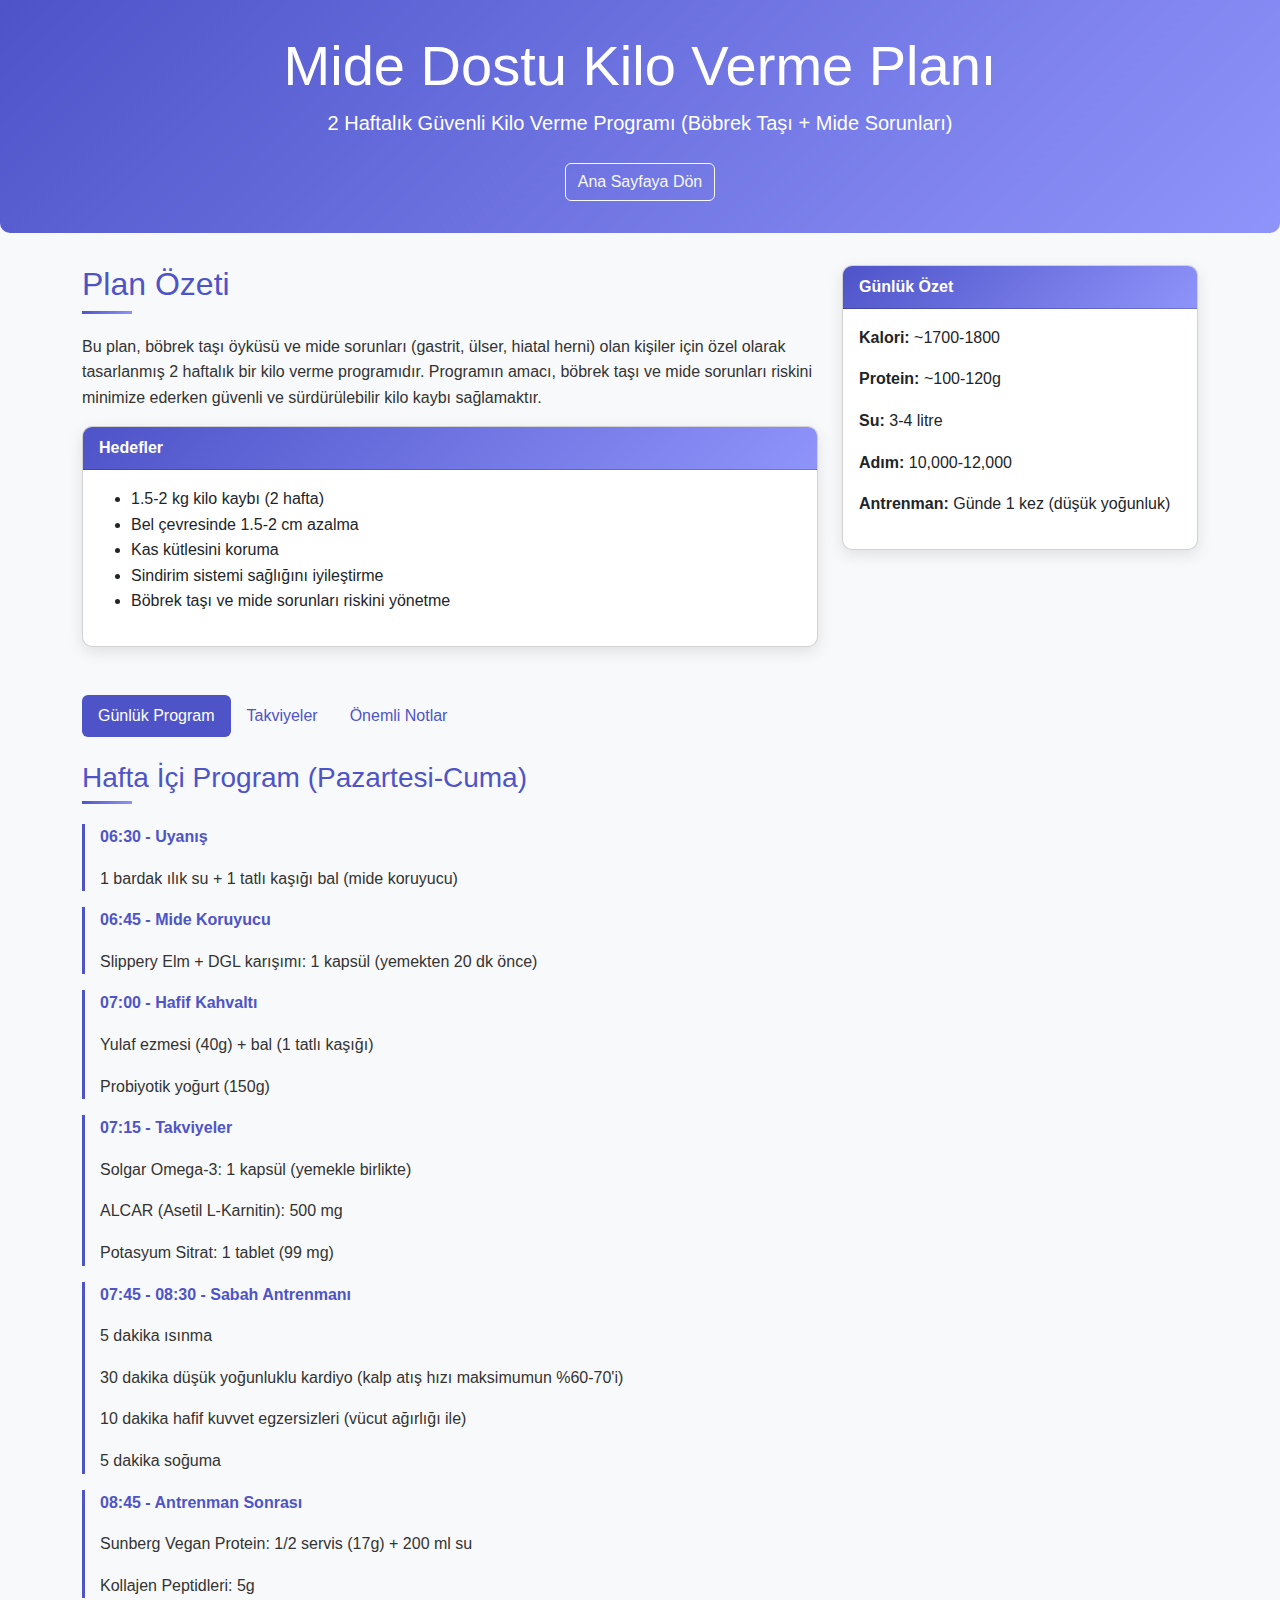
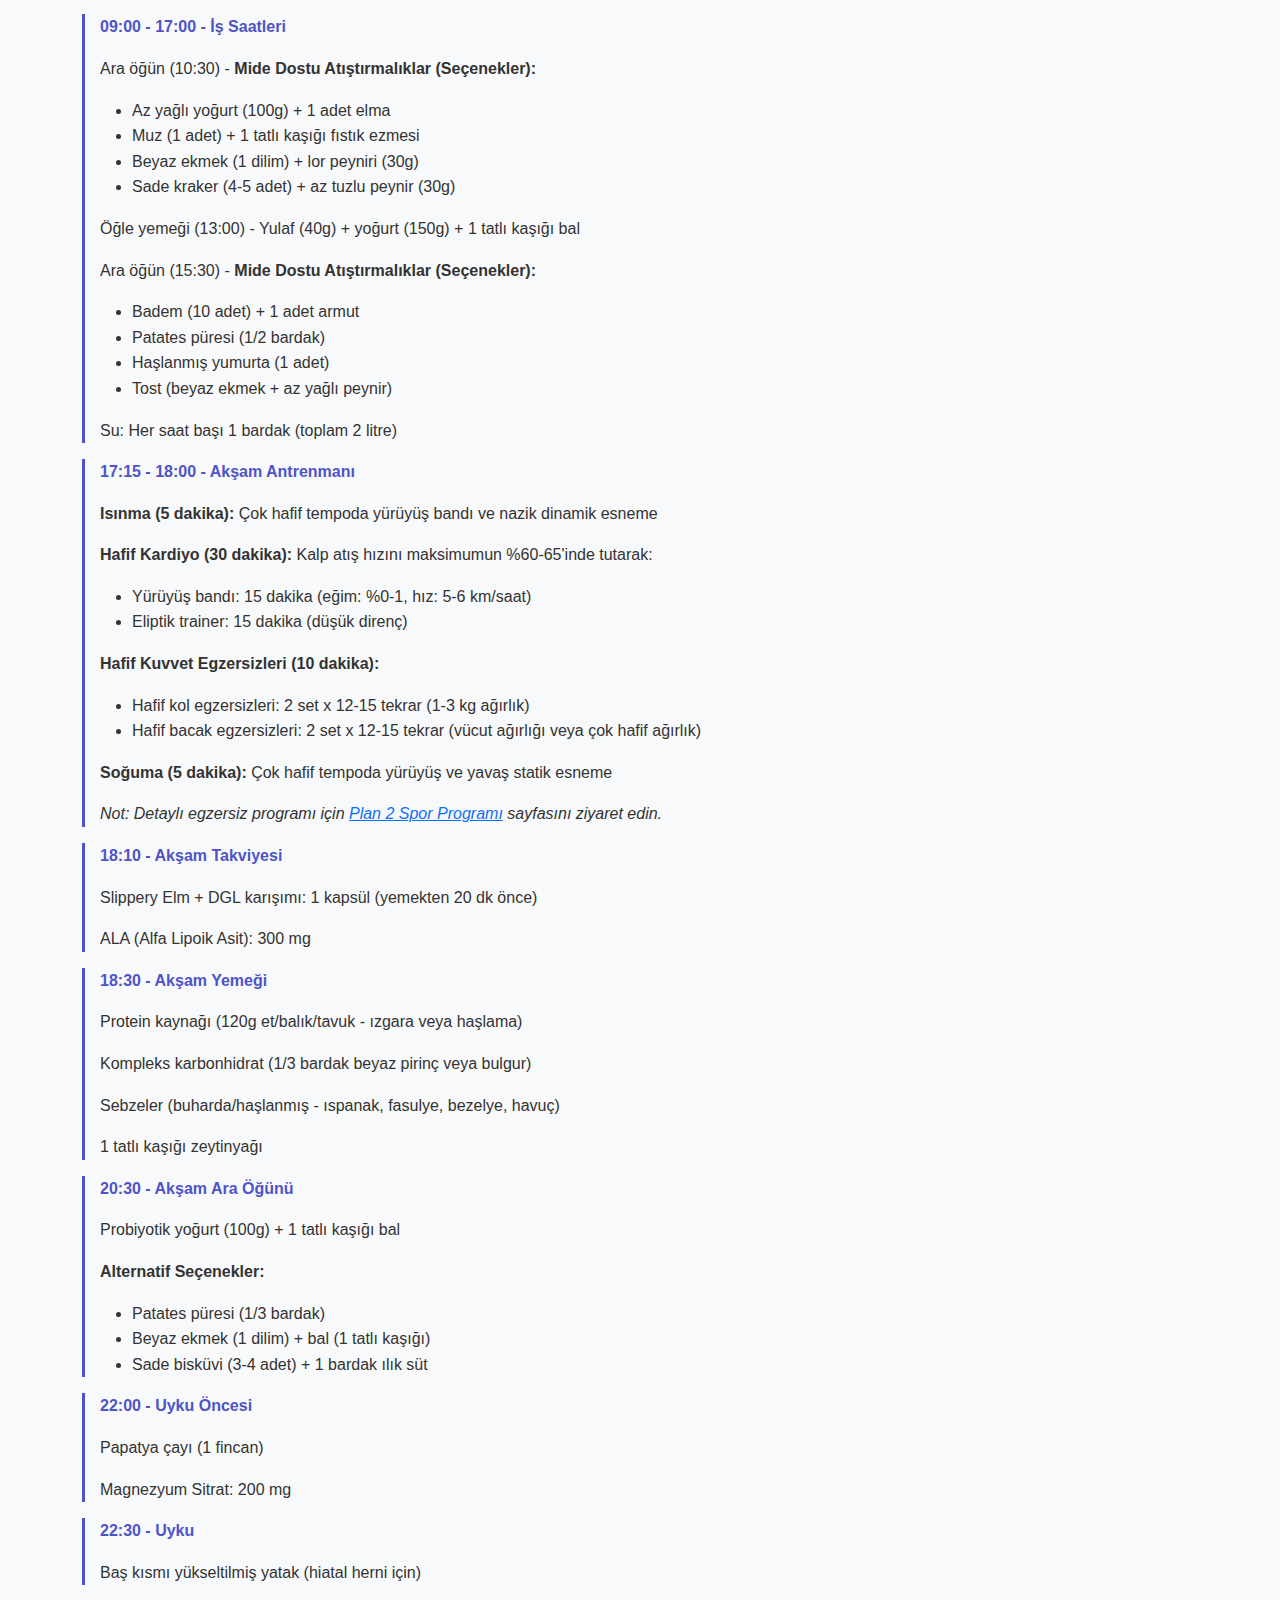
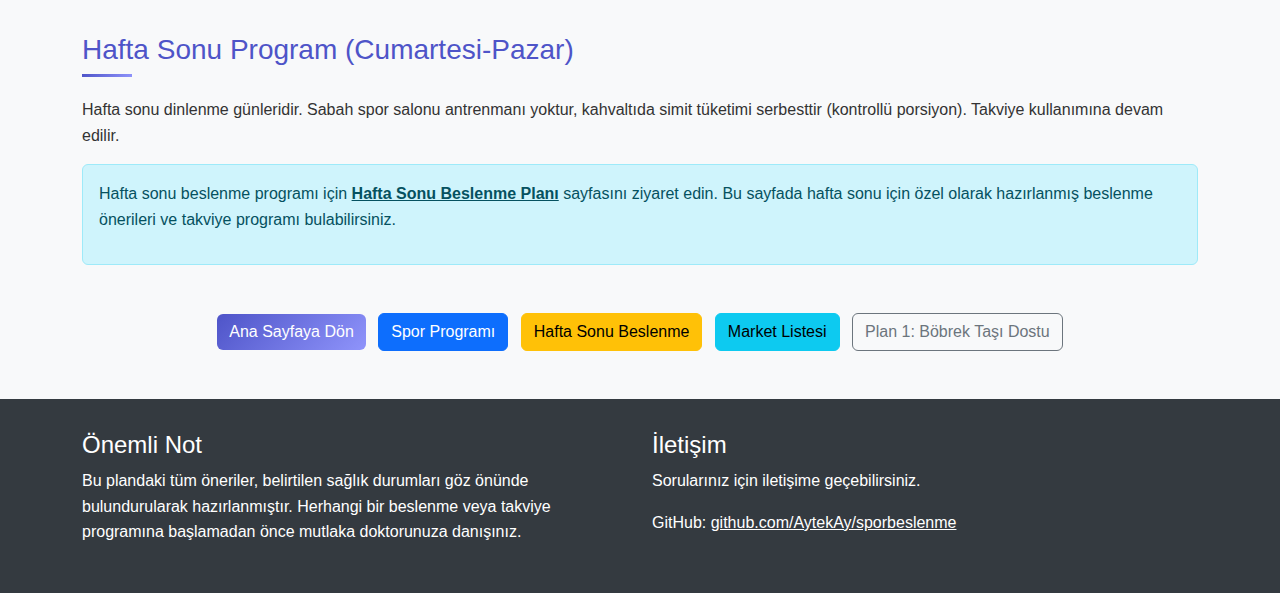
<file: plan2.html>
<!DOCTYPE html>
<html lang="tr">
<head>
    <meta charset="UTF-8">
    <meta name="viewport" content="width=device-width, initial-scale=1.0">
    <title>Mide Dostu Kilo Verme Planı</title>
    <link href="https://cdn.jsdelivr.net/npm/bootstrap@5.3.0-alpha1/dist/css/bootstrap.min.css" rel="stylesheet">
    <style>
        body {
            font-family: 'Segoe UI', Tahoma, Geneva, Verdana, sans-serif;
            line-height: 1.6;
            color: #333;
            background-color: #f8f9fa;
        }
        .header {
            background: linear-gradient(135deg, #4e54c8 0%, #8f94fb 100%);
            color: white;
            padding: 2rem 0;
            margin-bottom: 2rem;
            border-radius: 0 0 10px 10px;
        }
        .section-title {
            position: relative;
            padding-bottom: 10px;
            margin-bottom: 20px;
            color: #4e54c8;
        }
        .section-title:after {
            content: '';
            position: absolute;
            bottom: 0;
            left: 0;
            width: 50px;
            height: 3px;
            background: linear-gradient(135deg, #4e54c8 0%, #8f94fb 100%);
        }
        .card {
            border-radius: 10px;
            overflow: hidden;
            box-shadow: 0 5px 15px rgba(0,0,0,0.1);
            margin-bottom: 20px;
        }
        .card-header {
            background: linear-gradient(135deg, #4e54c8 0%, #8f94fb 100%);
            color: white;
            font-weight: bold;
        }
        .schedule-item {
            border-left: 3px solid #4e54c8;
            padding-left: 15px;
            margin-bottom: 15px;
        }
        .time {
            font-weight: bold;
            color: #4e54c8;
        }
        .supplement-card {
            border-left: 4px solid #4e54c8;
        }
        .nav-pills .nav-link.active {
            background-color: #4e54c8;
        }
        .nav-pills .nav-link {
            color: #4e54c8;
        }
        .btn-custom {
            background: linear-gradient(135deg, #4e54c8 0%, #8f94fb 100%);
            border: none;
            color: white;
        }
        footer {
            background-color: #343a40;
            color: white;
            padding: 2rem 0;
            margin-top: 3rem;
        }
    </style>
</head>
<body>
    <div class="header text-center">
        <div class="container">
            <h1 class="display-4">Mide Dostu Kilo Verme Planı</h1>
            <p class="lead">2 Haftalık Güvenli Kilo Verme Programı (Böbrek Taşı + Mide Sorunları)</p>
            <a href="index.html" class="btn btn-outline-light mt-2">Ana Sayfaya Dön</a>
        </div>
    </div>

    <div class="container">
        <div class="row mb-4">
            <div class="col-md-8">
                <h2 class="section-title">Plan Özeti</h2>
                <p>Bu plan, böbrek taşı öyküsü ve mide sorunları (gastrit, ülser, hiatal herni) olan kişiler için özel olarak tasarlanmış 2 haftalık bir kilo verme programıdır. Programın amacı, böbrek taşı ve mide sorunları riskini minimize ederken güvenli ve sürdürülebilir kilo kaybı sağlamaktır.</p>
                
                <div class="card mb-4">
                    <div class="card-header">Hedefler</div>
                    <div class="card-body">
                        <ul>
                            <li>1.5-2 kg kilo kaybı (2 hafta)</li>
                            <li>Bel çevresinde 1.5-2 cm azalma</li>
                            <li>Kas kütlesini koruma</li>
                            <li>Sindirim sistemi sağlığını iyileştirme</li>
                            <li>Böbrek taşı ve mide sorunları riskini yönetme</li>
                        </ul>
                    </div>
                </div>
            </div>
            <div class="col-md-4">
                <div class="card">
                    <div class="card-header">Günlük Özet</div>
                    <div class="card-body">
                        <p><strong>Kalori:</strong> ~1700-1800</p>
                        <p><strong>Protein:</strong> ~100-120g</p>
                        <p><strong>Su:</strong> 3-4 litre</p>
                        <p><strong>Adım:</strong> 10,000-12,000</p>
                        <p><strong>Antrenman:</strong> Günde 1 kez (düşük yoğunluk)</p>
                    </div>
                </div>
            </div>
        </div>

        <ul class="nav nav-pills mb-4" id="myTab" role="tablist">
            <li class="nav-item" role="presentation">
                <button class="nav-link active" id="schedule-tab" data-bs-toggle="tab" data-bs-target="#schedule" type="button" role="tab">Günlük Program</button>
            </li>
            <li class="nav-item" role="presentation">
                <button class="nav-link" id="supplements-tab" data-bs-toggle="tab" data-bs-target="#supplements" type="button" role="tab">Takviyeler</button>
            </li>
            <li class="nav-item" role="presentation">
                <button class="nav-link" id="notes-tab" data-bs-toggle="tab" data-bs-target="#notes" type="button" role="tab">Önemli Notlar</button>
            </li>
        </ul>

        <div class="tab-content" id="myTabContent">
            <!-- Günlük Program Tab -->
            <div class="tab-pane fade show active" id="schedule" role="tabpanel" aria-labelledby="schedule-tab">
                <h3 class="section-title">Hafta İçi Program (Pazartesi-Cuma)</h3>
                
                <div class="schedule-item">
                    <p class="time">06:30 - Uyanış</p>
                    <p>1 bardak ılık su + 1 tatlı kaşığı bal (mide koruyucu)</p>
                </div>
                
                <div class="schedule-item">
                    <p class="time">06:45 - Mide Koruyucu</p>
                    <p>Slippery Elm + DGL karışımı: 1 kapsül (yemekten 20 dk önce)</p>
                </div>
                
                <div class="schedule-item">
                    <p class="time">07:00 - Hafif Kahvaltı</p>
                    <p>Yulaf ezmesi (40g) + bal (1 tatlı kaşığı)</p>
                    <p>Probiyotik yoğurt (150g)</p>
                </div>
                
                <div class="schedule-item">
                    <p class="time">07:15 - Takviyeler</p>
                    <p>Solgar Omega-3: 1 kapsül (yemekle birlikte)</p>
                    <p>ALCAR (Asetil L-Karnitin): 500 mg</p>
                    <p>Potasyum Sitrat: 1 tablet (99 mg)</p>
                </div>
                
                <div class="schedule-item">
                    <p class="time">07:45 - 08:30 - Sabah Antrenmanı</p>
                    <p>5 dakika ısınma</p>
                    <p>30 dakika düşük yoğunluklu kardiyo (kalp atış hızı maksimumun %60-70'i)</p>
                    <p>10 dakika hafif kuvvet egzersizleri (vücut ağırlığı ile)</p>
                    <p>5 dakika soğuma</p>
                </div>
                
                <div class="schedule-item">
                    <p class="time">08:45 - Antrenman Sonrası</p>
                    <p>Sunberg Vegan Protein: 1/2 servis (17g) + 200 ml su</p>
                    <p>Kollajen Peptidleri: 5g</p>
                </div>
                
                <div class="schedule-item">
                    <p class="time">09:00 - 17:00 - İş Saatleri</p>
                    <p>Ara öğün (10:30) - <strong>Mide Dostu Atıştırmalıklar (Seçenekler):</strong></p>
                    <ul>
                        <li>Az yağlı yoğurt (100g) + 1 adet elma</li>
                        <li>Muz (1 adet) + 1 tatlı kaşığı fıstık ezmesi</li>
                        <li>Beyaz ekmek (1 dilim) + lor peyniri (30g)</li>
                        <li>Sade kraker (4-5 adet) + az tuzlu peynir (30g)</li>
                    </ul>
                    <p>Öğle yemeği (13:00) - Yulaf (40g) + yoğurt (150g) + 1 tatlı kaşığı bal</p>
                    <p>Ara öğün (15:30) - <strong>Mide Dostu Atıştırmalıklar (Seçenekler):</strong></p>
                    <ul>
                        <li>Badem (10 adet) + 1 adet armut</li>
                        <li>Patates püresi (1/2 bardak)</li>
                        <li>Haşlanmış yumurta (1 adet)</li>
                        <li>Tost (beyaz ekmek + az yağlı peynir)</li>
                    </ul>
                    <p>Su: Her saat başı 1 bardak (toplam 2 litre)</p>
                </div>
                
                <div class="schedule-item">
                    <p class="time">17:15 - 18:00 - Akşam Antrenmanı</p>
                    <p><strong>Isınma (5 dakika):</strong> Çok hafif tempoda yürüyüş bandı ve nazik dinamik esneme</p>
                    <p><strong>Hafif Kardiyo (30 dakika):</strong> Kalp atış hızını maksimumun %60-65'inde tutarak:</p>
                    <ul>
                        <li>Yürüyüş bandı: 15 dakika (eğim: %0-1, hız: 5-6 km/saat)</li>
                        <li>Eliptik trainer: 15 dakika (düşük direnç)</li>
                    </ul>
                    <p><strong>Hafif Kuvvet Egzersizleri (10 dakika):</strong></p>
                    <ul>
                        <li>Hafif kol egzersizleri: 2 set x 12-15 tekrar (1-3 kg ağırlık)</li>
                        <li>Hafif bacak egzersizleri: 2 set x 12-15 tekrar (vücut ağırlığı veya çok hafif ağırlık)</li>
                    </ul>
                    <p><strong>Soğuma (5 dakika):</strong> Çok hafif tempoda yürüyüş ve yavaş statik esneme</p>
                    <p><em>Not: Detaylı egzersiz programı için <a href="plan2spor.html#evening">Plan 2 Spor Programı</a> sayfasını ziyaret edin.</em></p>
                </div>
                
                <div class="schedule-item">
                    <p class="time">18:10 - Akşam Takviyesi</p>
                    <p>Slippery Elm + DGL karışımı: 1 kapsül (yemekten 20 dk önce)</p>
                    <p>ALA (Alfa Lipoik Asit): 300 mg</p>
                </div>
                
                <div class="schedule-item">
                    <p class="time">18:30 - Akşam Yemeği</p>
                    <p>Protein kaynağı (120g et/balık/tavuk - ızgara veya haşlama)</p>
                    <p>Kompleks karbonhidrat (1/3 bardak beyaz pirinç veya bulgur)</p>
                    <p>Sebzeler (buharda/haşlanmış - ıspanak, fasulye, bezelye, havuç)</p>
                    <p>1 tatlı kaşığı zeytinyağı</p>
                </div>
                
                <div class="schedule-item">
                    <p class="time">20:30 - Akşam Ara Öğünü</p>
                    <p>Probiyotik yoğurt (100g) + 1 tatlı kaşığı bal</p>
                    <p><strong>Alternatif Seçenekler:</strong></p>
                    <ul>
                        <li>Patates püresi (1/3 bardak)</li>
                        <li>Beyaz ekmek (1 dilim) + bal (1 tatlı kaşığı)</li>
                        <li>Sade bisküvi (3-4 adet) + 1 bardak ılık süt</li>
                    </ul>
                </div>
                
                <div class="schedule-item">
                    <p class="time">22:00 - Uyku Öncesi</p>
                    <p>Papatya çayı (1 fincan)</p>
                    <p>Magnezyum Sitrat: 200 mg</p>
                </div>
                
                <div class="schedule-item">
                    <p class="time">22:30 - Uyku</p>
                    <p>Baş kısmı yükseltilmiş yatak (hiatal herni için)</p>
                </div>
                
                <h3 class="section-title mt-5">Hafta Sonu Program (Cumartesi-Pazar)</h3>
                <p>Hafta sonu dinlenme günleridir. Sabah spor salonu antrenmanı yoktur, kahvaltıda simit tüketimi serbesttir (kontrollü porsiyon). Takviye kullanımına devam edilir.</p>
                
                <div class="alert alert-info">
                    <p>Hafta sonu beslenme programı için <a href="haftasonu.html" class="alert-link">Hafta Sonu Beslenme Planı</a> sayfasını ziyaret edin. Bu sayfada hafta sonu için özel olarak hazırlanmış beslenme önerileri ve takviye programı bulabilirsiniz.</p>
                </div>
            </div>
            
            <!-- Takviyeler Tab -->
            <div class="tab-pane fade" id="supplements" role="tabpanel" aria-labelledby="supplements-tab">
                <h3 class="section-title">Takviye Listesi</h3>
                
                <div class="card mb-3 supplement-card">
                    <div class="card-body">
                        <h5 class="card-title">Slippery Elm + DGL Karışımı</h5>
                        <h6 class="card-subtitle mb-2 text-muted">Mide Koruyucu</h6>
                        <p class="card-text">
                            <strong>İçerik:</strong> Slippery Elm (Kaygan Karaağaç) ve DGL (Deglisirize Meyan Kökü)<br>
                            <strong>Kullanım:</strong> Yemeklerden 20 dakika önce 1 kapsül<br>
                            <strong>Değerlendirme:</strong> Mide mukozasını korur, ülser ve gastrit semptomlarını hafifletir ✅
                        </p>
                    </div>
                </div>
                
                <div class="card mb-3 supplement-card">
                    <div class="card-body">
                        <h5 class="card-title">Sunberg Vegan Protein (Yarım Doz)</h5>
                        <h6 class="card-subtitle mb-2 text-muted">Protein Takviyesi</h6>
                        <p class="card-text">
                            <strong>İçerik:</strong> Her yarım serviste (17g) 12.5g protein<br>
                            <strong>Kullanım:</strong> Antrenman sonrası 1/2 servis (17g) + 200 ml su<br>
                            <strong>Değerlendirme:</strong> Düşük doz, mide sorunları için daha uygun, bitkisel protein kaynağı olması böbrek taşı riski açısından olumlu ✅
                        </p>
                    </div>
                </div>
                
                <div class="card mb-3 supplement-card">
                    <div class="card-body">
                        <h5 class="card-title">Kollajen Peptidleri</h5>
                        <h6 class="card-subtitle mb-2 text-muted">Sindirim Sistemi Desteği</h6>
                        <p class="card-text">
                            <strong>İçerik:</strong> Hidrolize kollajen peptidleri (5g)<br>
                            <strong>Kullanım:</strong> Günde 1 kez, protein ile karıştırılarak<br>
                            <strong>Değerlendirme:</strong> Sindirim sistemi mukozasını güçlendirir, mide ve bağırsak sağlığını destekler ✅
                        </p>
                    </div>
                </div>
                
                <div class="card mb-3 supplement-card">
                    <div class="card-body">
                        <h5 class="card-title">ALCAR (Asetil L-Karnitin)</h5>
                        <h6 class="card-subtitle mb-2 text-muted">Metabolizma Desteği</h6>
                        <p class="card-text">
                            <strong>İçerik:</strong> Her kapsülde 500 mg Asetil L-Karnitin<br>
                            <strong>Kullanım:</strong> Sabah kahvaltı ile 1 kapsül (500 mg)<br>
                            <strong>Değerlendirme:</strong> L-Karnitin'in mide dostu versiyonu, kafeinsiz, yağ yakımını destekler ✅
                        </p>
                    </div>
                </div>
                
                <div class="card mb-3 supplement-card">
                    <div class="card-body">
                        <h5 class="card-title">ALA (Alfa Lipoik Asit)</h5>
                        <h6 class="card-subtitle mb-2 text-muted">Antioksidan Desteği</h6>
                        <p class="card-text">
                            <strong>İçerik:</strong> Her kapsülde 300 mg Alfa Lipoik Asit<br>
                            <strong>Kullanım:</strong> Akşam yemeği ile 1 kapsül (300 mg)<br>
                            <strong>Değerlendirme:</strong> Metabolizmayı destekler, antioksidan etki gösterir, mide için güvenli ✅
                        </p>
                    </div>
                </div>
                
                <div class="card mb-3 supplement-card">
                    <div class="card-body">
                        <h5 class="card-title">Solgar Omega-3</h5>
                        <h6 class="card-subtitle mb-2 text-muted">Sağlıklı Yağ Takviyesi</h6>
                        <p class="card-text">
                            <strong>İçerik:</strong> Her kapsülde 950 mg Omega-3 yağ asitleri (EPA ve DHA)<br>
                            <strong>Kullanım:</strong> Günde 1 kapsül, yemekle birlikte<br>
                            <strong>Değerlendirme:</strong> Omega-3 yağ asitleri genel olarak böbreklere zarar verme eğiliminde değildir, antiinflamatuar etki ile mide sağlığını destekler ✅
                        </p>
                    </div>
                </div>
                
                <div class="card mb-3 supplement-card">
                    <div class="card-body">
                        <h5 class="card-title">Potasyum Sitrat</h5>
                        <h6 class="card-subtitle mb-2 text-muted">Böbrek Taşı Yönetimi</h6>
                        <p class="card-text">
                            <strong>İçerik:</strong> Her tablette 99 mg potasyum sitrat<br>
                            <strong>Kullanım:</strong> Günde 1 tablet, bol su ile (kahvaltı ile)<br>
                            <strong>Değerlendirme:</strong> İdrarı alkalize eder ve böbrek taşı oluşumunu önler ✅
                        </p>
                    </div>
                </div>
                
                <div class="card mb-3 supplement-card">
                    <div class="card-body">
                        <h5 class="card-title">Magnezyum Sitrat</h5>
                        <h6 class="card-subtitle mb-2 text-muted">Kas ve Sinir Sağlığı</h6>
                        <p class="card-text">
                            <strong>İçerik:</strong> Her kapsülde 200 mg magnezyum (sitrat formunda)<br>
                            <strong>Kullanım:</strong> Günde 1 kapsül, yatmadan önce<br>
                            <strong>Değerlendirme:</strong> Kas gevşemesini destekler, uyku kalitesini artırır, böbrek taşı oluşumunu önlemeye yardımcı olur ✅
                        </p>
                    </div>
                </div>
            </div>
            
            <!-- Önemli Notlar Tab -->
            <div class="tab-pane fade" id="notes" role="tabpanel" aria-labelledby="notes-tab">
                <h3 class="section-title">Önemli Notlar ve Uyarılar</h3>
                
                <div class="card mb-3">
                    <div class="card-header">Mide Sorunları İçin Öneriler</div>
                    <div class="card-body">
                        <ul>
                            <li>Yemekleri küçük porsiyonlar halinde ve sık sık tüketin</li>
                            <li>Yemekleri iyi çiğneyin ve yavaş yiyin</li>
                            <li>Asitli, baharatlı, kızartma ve işlenmiş gıdalardan kaçının</li>
                            <li>Yatmadan en az 3 saat önce yemek yemeyi bırakın</li>
                            <li>Yatak başınızı 15-20 cm yükseltin (hiatal herni için)</li>
                            <li>Stres yönetimi için meditasyon ve derin nefes egzersizleri yapın</li>
                        </ul>
                    </div>
                </div>
                
                <div class="card mb-3">
                    <div class="card-header">Böbrek Taşı İçin Öneriler</div>
                    <div class="card-body">
                        <ul>
                            <li>Günlük su tüketimini asla ihmal etmeyin (minimum 3-4 litre)</li>
                            <li>Oksalat içeriği yüksek besinlerden kaçının (ıspanak, çikolata, çay)</li>
                            <li>Potasyum Sitrat kullanımı böbrek taşı oluşumunu önlemede kritik öneme sahiptir</li>
                            <li>Haftada bir gün idrar pH'ını kontrol edin</li>
                            <li>Kreatin içeren takviyelerden kaçının</li>
                        </ul>
                    </div>
                </div>
                
                <div class="card mb-3">
                    <div class="card-header">Takviye Kullanımı</div>
                    <div class="card-body">
                        <ul>
                            <li>Tüm takviyelere yarım dozla başlayın ve vücudunuzun tepkisini gözlemleyin</li>
                            <li>Takviye kullanımı sırasında minimum 3-4 litre su tüketmeye özen gösterin</li>
                            <li>Herhangi bir yan etki görürseniz kullanımı durdurun ve doktorunuza danışın</li>
                            <li>Mide koruyucu takviyeleri (Slippery Elm + DGL) yemeklerden 20 dakika önce alın</li>
                        </ul>
                    </div>
                </div>
                
                <div class="card mb-3">
                    <div class="card-header">Egzersiz Uyarıları</div>
                    <div class="card-body">
                        <ul>
                            <li>Egzersiz sırasında bol su için (her 15 dakikada bir yudum)</li>
                            <li>Aşırı yorgunluk hissederseniz egzersiz yoğunluğunu azaltın</li>
                            <li>Karın bölgesine baskı yapan egzersizlerden kaçının (hiatal herni için)</li>
                            <li>Yüksek yoğunluklu egzersizler yerine düşük-orta yoğunluklu, uzun süreli egzersizleri tercih edin</li>
                        </ul>
                    </div>
                </div>
                
                <div class="alert alert-warning mt-4">
                    <h5>Doktor Onayı</h5>
                    <p>Bu plandaki tüm öneriler, belirtilen sağlık durumları göz önünde bulundurularak hazırlanmıştır. Herhangi bir beslenme veya takviye programına başlamadan önce mutlaka doktorunuza danışınız.</p>
                </div>
            </div>
        </div>
        
        <div class="text-center mt-5">
            <a href="index.html" class="btn btn-custom">Ana Sayfaya Dön</a>
            <a href="plan2spor.html" class="btn btn-primary ms-2">Spor Programı</a>
            <a href="haftasonu.html" class="btn btn-warning ms-2">Hafta Sonu Beslenme</a>
            <a href="market_listesi.html" class="btn btn-info ms-2">Market Listesi</a>
            <a href="plan1.html" class="btn btn-outline-secondary ms-2">Plan 1: Böbrek Taşı Dostu</a>
        </div>
    </div>

    <footer>
        <div class="container">
            <div class="row">
                <div class="col-md-6">
                    <h4>Önemli Not</h4>
                    <p>Bu plandaki tüm öneriler, belirtilen sağlık durumları göz önünde bulundurularak hazırlanmıştır. Herhangi bir beslenme veya takviye programına başlamadan önce mutlaka doktorunuza danışınız.</p>
                </div>
                <div class="col-md-6">
                    <h4>İletişim</h4>
                    <p>Sorularınız için iletişime geçebilirsiniz.</p>
                    <p>GitHub: <a href="https://github.com/AytekAy/sporbeslenme" class="text-white">github.com/AytekAy/sporbeslenme</a></p>
                </div>
            </div>
        </div>
    </footer>

    <script src="https://cdn.jsdelivr.net/npm/bootstrap@5.3.0-alpha1/dist/js/bootstrap.bundle.min.js"></script>
</body>
</html>
</file>
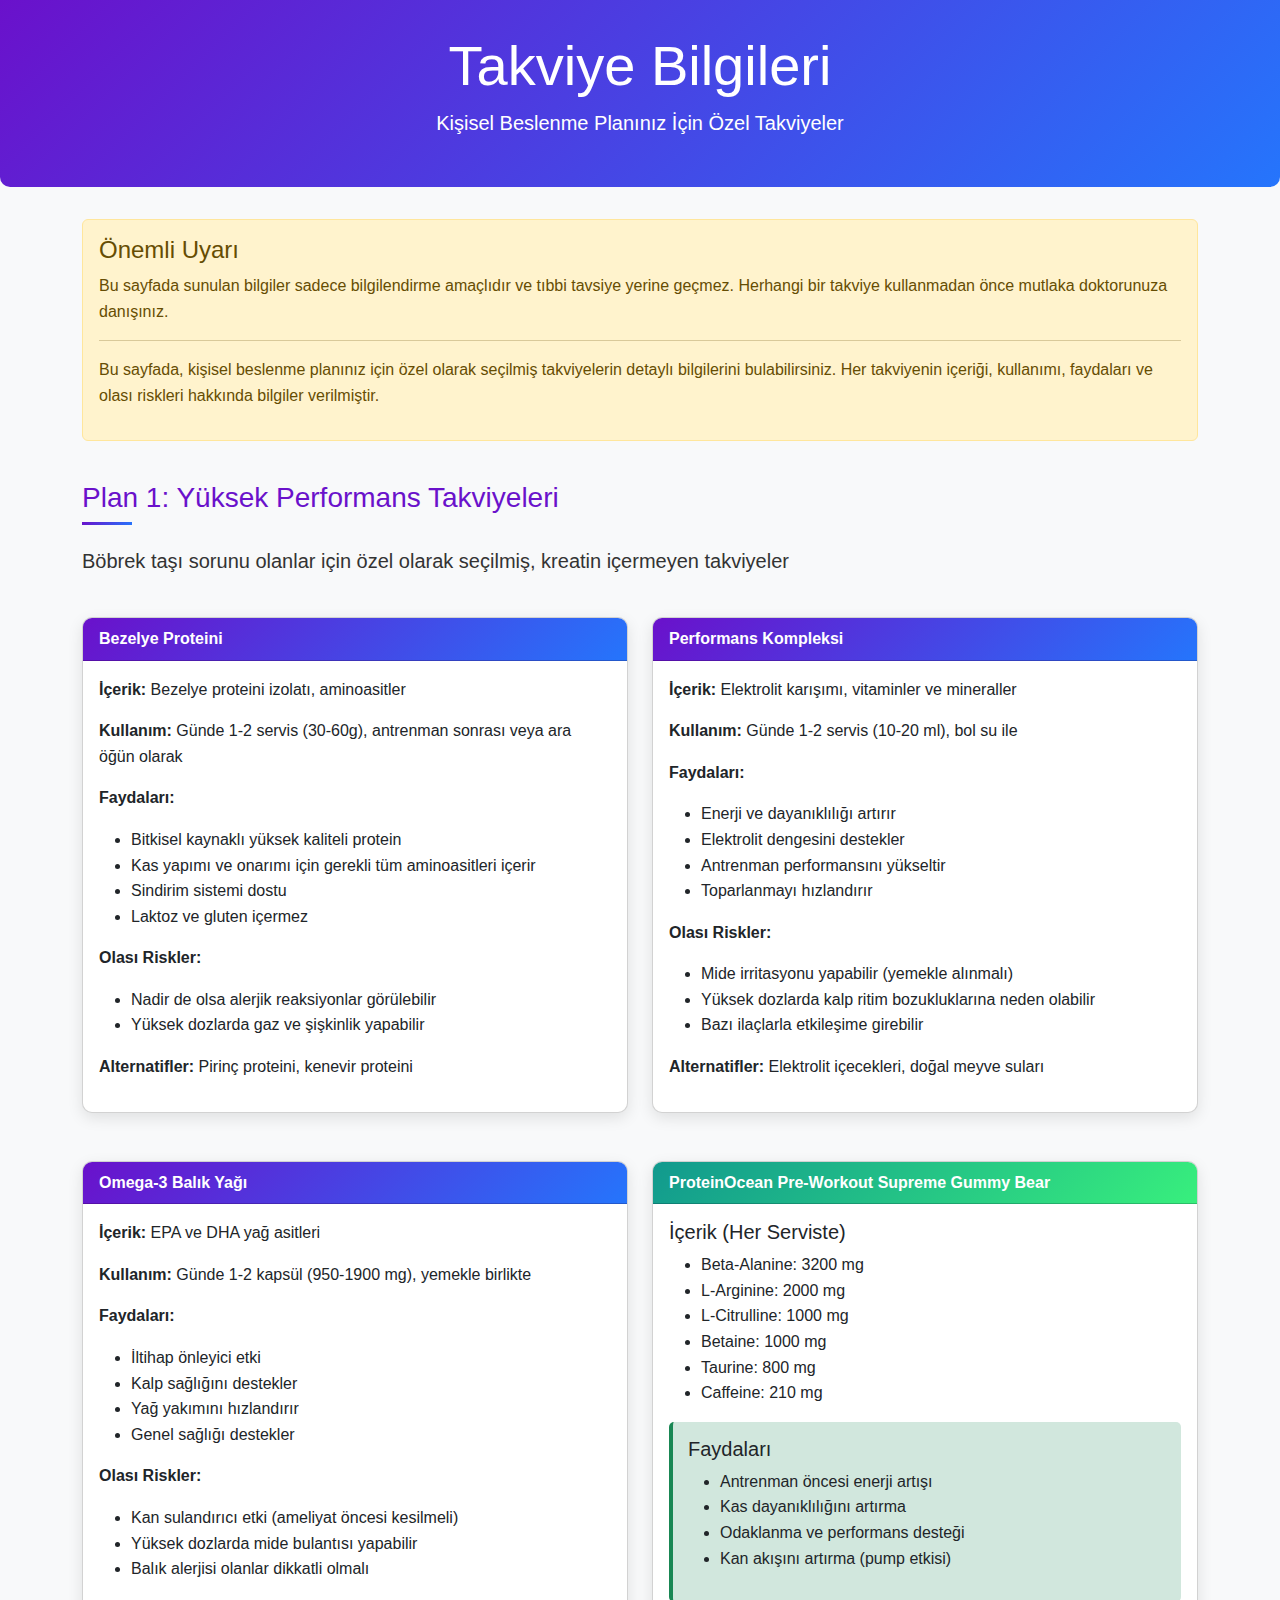
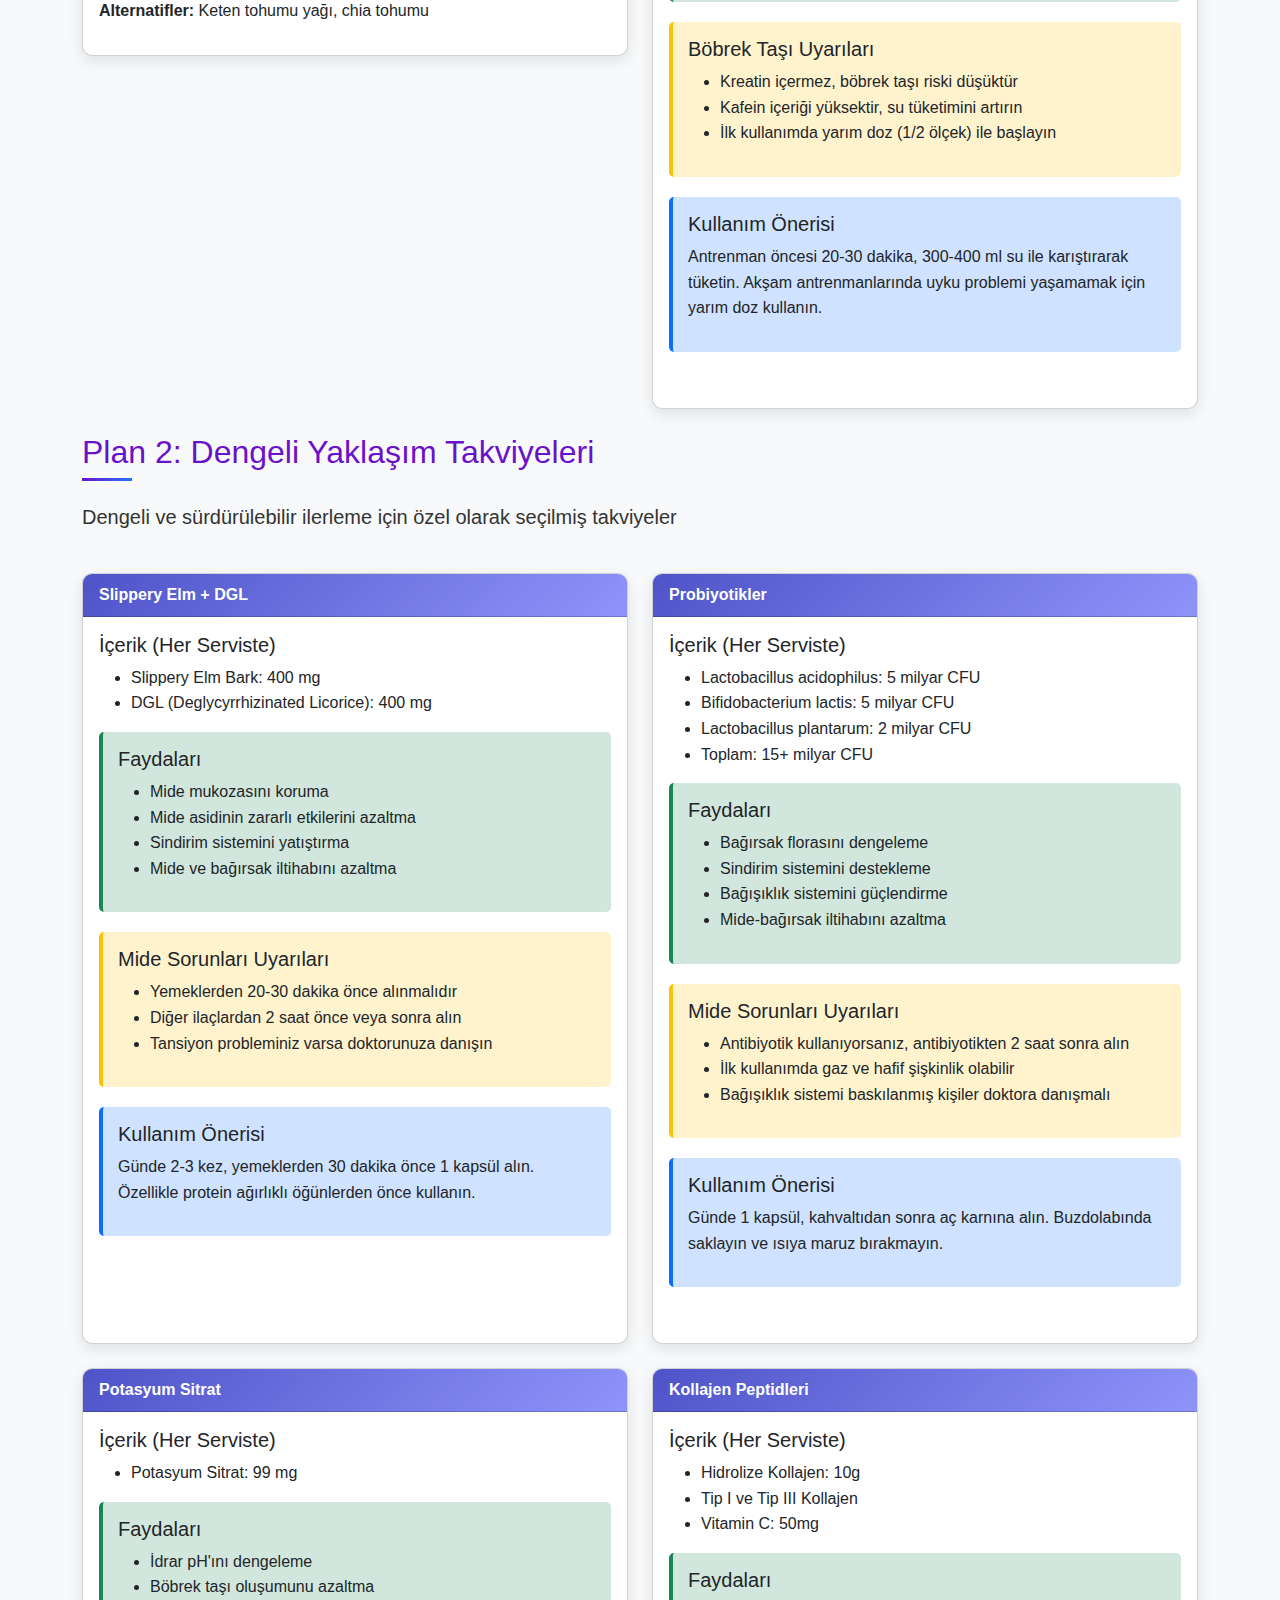
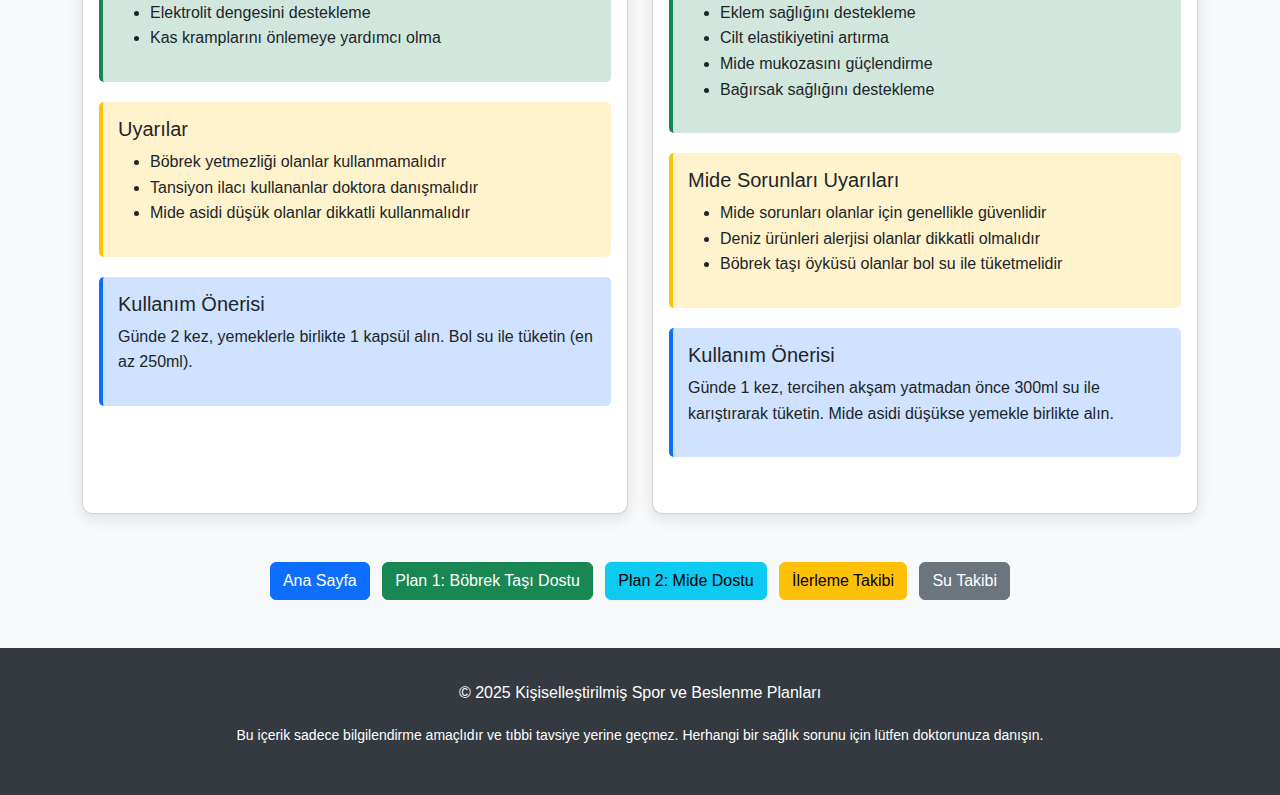
<file: takviye_bilgileri.html>
<!DOCTYPE html>
<html lang="tr">
<head>
    <meta charset="UTF-8">
    <meta name="viewport" content="width=device-width, initial-scale=1.0, maximum-scale=1.0, user-scalable=no">
    <title>Takviye Bilgileri - Kişisel Beslenme Planı</title>
    <link href="https://cdn.jsdelivr.net/npm/bootstrap@5.3.0-alpha1/dist/css/bootstrap.min.css" rel="stylesheet">
    <link rel="stylesheet" href="css/style.css">
    <style>
        /* Takviye bilgileri sayfası için özel stiller */
        .card {
            transition: transform 0.3s ease;
        }
        .card:hover {
            transform: translateY(-5px);
        }
        .card-header {
            font-weight: bold;
        }
        .plan1-header {
            background: linear-gradient(135deg, #11998e 0%, #38ef7d 100%);
            color: white;
        }
        .plan2-header {
            background: linear-gradient(135deg, #4e54c8 0%, #8f94fb 100%);
            color: white;
        }
        .warning-box {
            background-color: #fff3cd;
            border-left: 4px solid #ffc107;
            padding: 15px;
            margin-bottom: 20px;
            border-radius: 5px;
        }
        .benefit-box {
            background-color: #d1e7dd;
            border-left: 4px solid #198754;
            padding: 15px;
            margin-bottom: 20px;
            border-radius: 5px;
        }
        .dosage-box {
            background-color: #cfe2ff;
            border-left: 4px solid #0d6efd;
            padding: 15px;
            margin-bottom: 20px;
            border-radius: 5px;
        }
        /* Mobil için ek optimizasyonlar */
        @media (max-width: 768px) {
            .card-body {
                padding: 0.75rem;
            }
            .warning-box, .benefit-box, .dosage-box {
                padding: 10px;
                margin-bottom: 15px;
                font-size: 0.9rem;
            }
            .card-title {
                font-size: 1.1rem;
            }
            .card:hover {
                transform: none;
            }
        }
    </style>
</head>
<body>
    <div class="header text-center">
        <div class="container">
            <h1 class="display-4">Takviye Bilgileri</h1>
            <p class="lead">Kişisel Beslenme Planınız İçin Özel Takviyeler</p>
        </div>
    </div>

    <div class="container mb-5">
        <div class="row mb-4">
            <div class="col-md-12">
                <div class="alert alert-warning">
                    <h4 class="alert-heading"><i class="bi bi-exclamation-triangle"></i> Önemli Uyarı</h4>
                    <p>Bu sayfada sunulan bilgiler sadece bilgilendirme amaçlıdır ve tıbbi tavsiye yerine geçmez. Herhangi bir takviye kullanmadan önce mutlaka doktorunuza danışınız.</p>
                    <hr>
                    <p>Bu sayfada, kişisel beslenme planınız için özel olarak seçilmiş takviyelerin detaylı bilgilerini bulabilirsiniz. Her takviyenin içeriği, kullanımı, faydaları ve olası riskleri hakkında bilgiler verilmiştir.</p>
                </div>
            </div>
        </div>

        <div class="row mb-4">
            <div class="col-md-12">
                <h3 class="section-title">Plan 1: Yüksek Performans Takviyeleri</h3>
                <p class="lead">Böbrek taşı sorunu olanlar için özel olarak seçilmiş, kreatin içermeyen takviyeler</p>
            </div>
        </div>

        <div class="row">
            <div class="col-md-6 mb-4">
                <div class="card mb-4">
                    <div class="card-header">Bezelye Proteini</div>
                    <div class="card-body">
                        <p><strong>İçerik:</strong> Bezelye proteini izolatı, aminoasitler</p>
                        <p><strong>Kullanım:</strong> Günde 1-2 servis (30-60g), antrenman sonrası veya ara öğün olarak</p>
                        <p><strong>Faydaları:</strong></p>
                        <ul>
                            <li>Bitkisel kaynaklı yüksek kaliteli protein</li>
                            <li>Kas yapımı ve onarımı için gerekli tüm aminoasitleri içerir</li>
                            <li>Sindirim sistemi dostu</li>
                            <li>Laktoz ve gluten içermez</li>
                        </ul>
                        <p><strong>Olası Riskler:</strong></p>
                        <ul>
                            <li>Nadir de olsa alerjik reaksiyonlar görülebilir</li>
                            <li>Yüksek dozlarda gaz ve şişkinlik yapabilir</li>
                        </ul>
                        <p><strong>Alternatifler:</strong> Pirinç proteini, kenevir proteini</p>
                    </div>
                </div>
            </div>

            <div class="col-md-6 mb-4">
                <div class="card mb-4">
                    <div class="card-header">Performans Kompleksi</div>
                    <div class="card-body">
                        <p><strong>İçerik:</strong> Elektrolit karışımı, vitaminler ve mineraller</p>
                        <p><strong>Kullanım:</strong> Günde 1-2 servis (10-20 ml), bol su ile</p>
                        <p><strong>Faydaları:</strong></p>
                        <ul>
                            <li>Enerji ve dayanıklılığı artırır</li>
                            <li>Elektrolit dengesini destekler</li>
                            <li>Antrenman performansını yükseltir</li>
                            <li>Toparlanmayı hızlandırır</li>
                        </ul>
                        <p><strong>Olası Riskler:</strong></p>
                        <ul>
                            <li>Mide irritasyonu yapabilir (yemekle alınmalı)</li>
                            <li>Yüksek dozlarda kalp ritim bozukluklarına neden olabilir</li>
                            <li>Bazı ilaçlarla etkileşime girebilir</li>
                        </ul>
                        <p><strong>Alternatifler:</strong> Elektrolit içecekleri, doğal meyve suları</p>
                    </div>
                </div>
            </div>
        </div>

        <div class="row">
            <div class="col-md-6 mb-4">
                <div class="card mb-4">
                    <div class="card-header">Omega-3 Balık Yağı</div>
                    <div class="card-body">
                        <p><strong>İçerik:</strong> EPA ve DHA yağ asitleri</p>
                        <p><strong>Kullanım:</strong> Günde 1-2 kapsül (950-1900 mg), yemekle birlikte</p>
                        <p><strong>Faydaları:</strong></p>
                        <ul>
                            <li>İltihap önleyici etki</li>
                            <li>Kalp sağlığını destekler</li>
                            <li>Yağ yakımını hızlandırır</li>
                            <li>Genel sağlığı destekler</li>
                        </ul>
                        <p><strong>Olası Riskler:</strong></p>
                        <ul>
                            <li>Kan sulandırıcı etki (ameliyat öncesi kesilmeli)</li>
                            <li>Yüksek dozlarda mide bulantısı yapabilir</li>
                            <li>Balık alerjisi olanlar dikkatli olmalı</li>
                        </ul>
                        <p><strong>Alternatifler:</strong> Keten tohumu yağı, chia tohumu</p>
                    </div>
                </div>
            </div>

            <div class="col-md-6 mb-4">
                <div class="card h-100">
                    <div class="card-header plan1-header">
                        ProteinOcean Pre-Workout Supreme Gummy Bear
                    </div>
                    <div class="card-body">
                        <h5 class="card-title">İçerik (Her Serviste)</h5>
                        <ul>
                            <li>Beta-Alanine: 3200 mg</li>
                            <li>L-Arginine: 2000 mg</li>
                            <li>L-Citrulline: 1000 mg</li>
                            <li>Betaine: 1000 mg</li>
                            <li>Taurine: 800 mg</li>
                            <li>Caffeine: 210 mg</li>
                        </ul>
                        
                        <div class="benefit-box">
                            <h5><i class="bi bi-check-circle"></i> Faydaları</h5>
                            <ul>
                                <li>Antrenman öncesi enerji artışı</li>
                                <li>Kas dayanıklılığını artırma</li>
                                <li>Odaklanma ve performans desteği</li>
                                <li>Kan akışını artırma (pump etkisi)</li>
                            </ul>
                        </div>
                        
                        <div class="warning-box">
                            <h5><i class="bi bi-exclamation-triangle"></i> Böbrek Taşı Uyarıları</h5>
                            <ul>
                                <li>Kreatin içermez, böbrek taşı riski düşüktür</li>
                                <li>Kafein içeriği yüksektir, su tüketimini artırın</li>
                                <li>İlk kullanımda yarım doz (1/2 ölçek) ile başlayın</li>
                            </ul>
                        </div>
                        
                        <div class="dosage-box">
                            <h5><i class="bi bi-clock"></i> Kullanım Önerisi</h5>
                            <p>Antrenman öncesi 20-30 dakika, 300-400 ml su ile karıştırarak tüketin. Akşam antrenmanlarında uyku problemi yaşamamak için yarım doz kullanın.</p>
                        </div>
                    </div>
                </div>
            </div>
        </div>

        <div class="row mb-4">
            <div class="col-md-12">
                <h2 class="section-title">Plan 2: Dengeli Yaklaşım Takviyeleri</h2>
                <p class="lead">Dengeli ve sürdürülebilir ilerleme için özel olarak seçilmiş takviyeler</p>
            </div>
        </div>

        <div class="row">
            <div class="col-md-6 mb-4">
                <div class="card h-100">
                    <div class="card-header plan2-header">
                        Slippery Elm + DGL
                    </div>
                    <div class="card-body">
                        <h5 class="card-title">İçerik (Her Serviste)</h5>
                        <ul>
                            <li>Slippery Elm Bark: 400 mg</li>
                            <li>DGL (Deglycyrrhizinated Licorice): 400 mg</li>
                        </ul>
                        
                        <div class="benefit-box">
                            <h5><i class="bi bi-check-circle"></i> Faydaları</h5>
                            <ul>
                                <li>Mide mukozasını koruma</li>
                                <li>Mide asidinin zararlı etkilerini azaltma</li>
                                <li>Sindirim sistemini yatıştırma</li>
                                <li>Mide ve bağırsak iltihabını azaltma</li>
                            </ul>
                        </div>
                        
                        <div class="warning-box">
                            <h5><i class="bi bi-exclamation-triangle"></i> Mide Sorunları Uyarıları</h5>
                            <ul>
                                <li>Yemeklerden 20-30 dakika önce alınmalıdır</li>
                                <li>Diğer ilaçlardan 2 saat önce veya sonra alın</li>
                                <li>Tansiyon probleminiz varsa doktorunuza danışın</li>
                            </ul>
                        </div>
                        
                        <div class="dosage-box">
                            <h5><i class="bi bi-clock"></i> Kullanım Önerisi</h5>
                            <p>Günde 2-3 kez, yemeklerden 30 dakika önce 1 kapsül alın. Özellikle protein ağırlıklı öğünlerden önce kullanın.</p>
                        </div>
                    </div>
                </div>
            </div>

            <div class="col-md-6 mb-4">
                <div class="card h-100">
                    <div class="card-header plan2-header">
                        Probiyotikler
                    </div>
                    <div class="card-body">
                        <h5 class="card-title">İçerik (Her Serviste)</h5>
                        <ul>
                            <li>Lactobacillus acidophilus: 5 milyar CFU</li>
                            <li>Bifidobacterium lactis: 5 milyar CFU</li>
                            <li>Lactobacillus plantarum: 2 milyar CFU</li>
                            <li>Toplam: 15+ milyar CFU</li>
                        </ul>
                        
                        <div class="benefit-box">
                            <h5><i class="bi bi-check-circle"></i> Faydaları</h5>
                            <ul>
                                <li>Bağırsak florasını dengeleme</li>
                                <li>Sindirim sistemini destekleme</li>
                                <li>Bağışıklık sistemini güçlendirme</li>
                                <li>Mide-bağırsak iltihabını azaltma</li>
                            </ul>
                        </div>
                        
                        <div class="warning-box">
                            <h5><i class="bi bi-exclamation-triangle"></i> Mide Sorunları Uyarıları</h5>
                            <ul>
                                <li>Antibiyotik kullanıyorsanız, antibiyotikten 2 saat sonra alın</li>
                                <li>İlk kullanımda gaz ve hafif şişkinlik olabilir</li>
                                <li>Bağışıklık sistemi baskılanmış kişiler doktora danışmalı</li>
                            </ul>
                        </div>
                        
                        <div class="dosage-box">
                            <h5><i class="bi bi-clock"></i> Kullanım Önerisi</h5>
                            <p>Günde 1 kapsül, kahvaltıdan sonra aç karnına alın. Buzdolabında saklayın ve ısıya maruz bırakmayın.</p>
                        </div>
                    </div>
                </div>
            </div>
        </div>

        <div class="row">
            <div class="col-md-6 mb-4">
                <div class="card h-100">
                    <div class="card-header plan2-header">
                        Potasyum Sitrat
                    </div>
                    <div class="card-body">
                        <h5 class="card-title">İçerik (Her Serviste)</h5>
                        <ul>
                            <li>Potasyum Sitrat: 99 mg</li>
                        </ul>
                        
                        <div class="benefit-box">
                            <h5><i class="bi bi-check-circle"></i> Faydaları</h5>
                            <ul>
                                <li>İdrar pH'ını dengeleme</li>
                                <li>Böbrek taşı oluşumunu azaltma</li>
                                <li>Elektrolit dengesini destekleme</li>
                                <li>Kas kramplarını önlemeye yardımcı olma</li>
                            </ul>
                        </div>
                        
                        <div class="warning-box">
                            <h5><i class="bi bi-exclamation-triangle"></i> Uyarılar</h5>
                            <ul>
                                <li>Böbrek yetmezliği olanlar kullanmamalıdır</li>
                                <li>Tansiyon ilacı kullananlar doktora danışmalıdır</li>
                                <li>Mide asidi düşük olanlar dikkatli kullanmalıdır</li>
                            </ul>
                        </div>
                        
                        <div class="dosage-box">
                            <h5><i class="bi bi-clock"></i> Kullanım Önerisi</h5>
                            <p>Günde 2 kez, yemeklerle birlikte 1 kapsül alın. Bol su ile tüketin (en az 250ml).</p>
                        </div>
                    </div>
                </div>
            </div>

            <div class="col-md-6 mb-4">
                <div class="card h-100">
                    <div class="card-header plan2-header">
                        Kollajen Peptidleri
                    </div>
                    <div class="card-body">
                        <h5 class="card-title">İçerik (Her Serviste)</h5>
                        <ul>
                            <li>Hidrolize Kollajen: 10g</li>
                            <li>Tip I ve Tip III Kollajen</li>
                            <li>Vitamin C: 50mg</li>
                        </ul>
                        
                        <div class="benefit-box">
                            <h5><i class="bi bi-check-circle"></i> Faydaları</h5>
                            <ul>
                                <li>Eklem sağlığını destekleme</li>
                                <li>Cilt elastikiyetini artırma</li>
                                <li>Mide mukozasını güçlendirme</li>
                                <li>Bağırsak sağlığını destekleme</li>
                            </ul>
                        </div>
                        
                        <div class="warning-box">
                            <h5><i class="bi bi-exclamation-triangle"></i> Mide Sorunları Uyarıları</h5>
                            <ul>
                                <li>Mide sorunları olanlar için genellikle güvenlidir</li>
                                <li>Deniz ürünleri alerjisi olanlar dikkatli olmalıdır</li>
                                <li>Böbrek taşı öyküsü olanlar bol su ile tüketmelidir</li>
                            </ul>
                        </div>
                        
                        <div class="dosage-box">
                            <h5><i class="bi bi-clock"></i> Kullanım Önerisi</h5>
                            <p>Günde 1 kez, tercihen akşam yatmadan önce 300ml su ile karıştırarak tüketin. Mide asidi düşükse yemekle birlikte alın.</p>
                        </div>
                    </div>
                </div>
            </div>
        </div>

        <div class="row mt-4">
            <div class="col-md-12 text-center">
                <a href="index.html" class="btn btn-primary me-2">Ana Sayfa</a>
                <a href="plan1.html" class="btn btn-success me-2">Plan 1: Böbrek Taşı Dostu</a>
                <a href="plan2.html" class="btn btn-info me-2">Plan 2: Mide Dostu</a>
                <a href="ilerleme_takibi.html" class="btn btn-warning me-2">İlerleme Takibi</a>
                <a href="su_takibi.html" class="btn btn-secondary">Su Takibi</a>
            </div>
        </div>
    </div>

    <footer class="text-center">
        <div class="container">
            <p>&copy; 2025 Kişiselleştirilmiş Spor ve Beslenme Planları</p>
            <p><small>Bu içerik sadece bilgilendirme amaçlıdır ve tıbbi tavsiye yerine geçmez. Herhangi bir sağlık sorunu için lütfen doktorunuza danışın.</small></p>
        </div>
    </footer>

    <script src="https://cdn.jsdelivr.net/npm/bootstrap@5.3.0-alpha1/dist/js/bootstrap.bundle.min.js"></script>
</body>
</html>
</file>
<file: css/style.css>
/* Ana stil dosyası */
body {
    font-family: 'Segoe UI', Tahoma, Geneva, Verdana, sans-serif;
    line-height: 1.6;
    color: #333;
    background-color: #f8f9fa;
}
.header {
    background: linear-gradient(135deg, #6a11cb 0%, #2575fc 100%);
    color: white;
    padding: 2rem 0;
    margin-bottom: 2rem;
    border-radius: 0 0 10px 10px;
}
.section-title {
    position: relative;
    padding-bottom: 10px;
    margin-bottom: 20px;
    color: #6a11cb;
}
.section-title:after {
    content: '';
    position: absolute;
    bottom: 0;
    left: 0;
    width: 50px;
    height: 3px;
    background: linear-gradient(135deg, #6a11cb 0%, #2575fc 100%);
}
.card {
    border-radius: 10px;
    overflow: hidden;
    box-shadow: 0 5px 15px rgba(0,0,0,0.1);
    margin-bottom: 20px;
}
.card-header {
    background: linear-gradient(135deg, #6a11cb 0%, #2575fc 100%);
    color: white;
    font-weight: bold;
}
.plan-1 .section-title, .plan-1 .time {
    color: #11998e;
}
.plan-1 .section-title:after {
    background: linear-gradient(135deg, #11998e 0%, #38ef7d 100%);
}
.plan-1 .card-header {
    background: linear-gradient(135deg, #11998e 0%, #38ef7d 100%);
}
.plan-1 .header, .plan-1-header {
    background: linear-gradient(135deg, #11998e 0%, #38ef7d 100%);
}
.plan-2 .section-title, .plan-2 .time {
    color: #4e54c8;
}
.plan-2 .section-title:after {
    background: linear-gradient(135deg, #4e54c8 0%, #8f94fb 100%);
}
.plan-2 .card-header {
    background: linear-gradient(135deg, #4e54c8 0%, #8f94fb 100%);
}
.plan-2 .header, .plan-2-header {
    background: linear-gradient(135deg, #4e54c8 0%, #8f94fb 100%);
}
.list-group-item {
    display: flex;
    align-items: center;
    padding: 0.75rem 1.25rem;
}
.list-group-item input[type="checkbox"] {
    margin-right: 1rem;
    width: 20px;
    height: 20px;
}
.plan-1 {
    border-left: 4px solid #11998e;
}
.plan-2 {
    border-left: 4px solid #4e54c8;
}
.common {
    border-left: 4px solid #6a11cb;
}
.btn-custom {
    background: linear-gradient(135deg, #6a11cb 0%, #2575fc 100%);
    border: none;
    color: white;
}
.btn-custom-1 {
    background: linear-gradient(135deg, #11998e 0%, #38ef7d 100%);
    border: none;
    color: white;
}
.btn-custom-2 {
    background: linear-gradient(135deg, #4e54c8 0%, #8f94fb 100%);
    border: none;
    color: white;
}
.nav-pills .nav-link.active {
    background-color: #6a11cb;
}
.nav-pills .nav-link {
    color: #6a11cb;
}
.plan-1 .nav-pills .nav-link.active {
    background-color: #11998e;
}
.plan-1 .nav-pills .nav-link {
    color: #11998e;
}
.plan-2 .nav-pills .nav-link.active {
    background-color: #4e54c8;
}
.plan-2 .nav-pills .nav-link {
    color: #4e54c8;
}
.day-tabs .nav-link {
    white-space: normal;
    text-align: center;
    font-size: 0.9rem;
}
.day-tabs .nav-link.active {
    background-color: #6a11cb;
    color: white;
}
.plan-1 .day-tabs .nav-link.active {
    background-color: #11998e;
}
.plan-2 .day-tabs .nav-link.active {
    background-color: #4e54c8;
}
.video-container {
    position: relative;
    padding-bottom: 56.25%;
    height: 0;
    overflow: hidden;
    max-width: 100%;
}
.video-container iframe {
    position: absolute;
    top: 0;
    left: 0;
    width: 100%;
    height: 100%;
}
footer {
    background-color: #343a40;
    color: white;
    padding: 2rem 0;
    margin-top: 3rem;
}
.category-badge {
    font-size: 0.8rem;
    margin-left: 0.5rem;
}
.print-btn {
    position: fixed;
    bottom: 30px;
    right: 30px;
    z-index: 999;
}

/* Mobil cihazlar için iyileştirmeler */
@media (max-width: 768px) {
    .header h1 {
        font-size: 1.8rem;
    }
    .header p.lead {
        font-size: 1rem;
    }
    .day-tabs .nav-link {
        font-size: 0.8rem;
        padding: 0.5rem 0.3rem;
    }
    .video-container {
        margin-bottom: 15px;
    }
    .nav-pills .nav-link {
        font-size: 0.9rem;
        padding: 0.5rem 0.75rem;
        margin-bottom: 5px;
    }
    .btn {
        margin-bottom: 5px;
        white-space: normal;
    }
    .table-responsive {
        font-size: 0.9rem;
    }
    .card-header {
        font-size: 1rem;
    }
    .section-title {
        font-size: 1.5rem;
    }
    .print-btn {
        bottom: 10px;
        right: 10px;
    }
    /* Mobil cihazlarda video yüklemesini geciktirme için */
    .video-lazy {
        background: #f1f1f1;
        cursor: pointer;
        display: flex;
        align-items: center;
        justify-content: center;
        height: 200px;
        margin-bottom: 15px;
        border-radius: 5px;
    }
    .video-lazy:after {
        content: "▶️ Video İçeriği";
        font-size: 1.2rem;
        color: #555;
    }
}

/* Yazdırma stilleri */
@media print {
    .print-btn, footer, .video-container {
        display: none;
    }
    .card {
        break-inside: avoid;
    }
    .header {
        background: none !important;
        color: #333;
        padding: 1rem 0;
    }
    .card-header {
        background: none !important;
        color: #333;
        border-bottom: 2px solid #6a11cb;
    }
    body {
        font-size: 12pt;
    }
}
</file>
